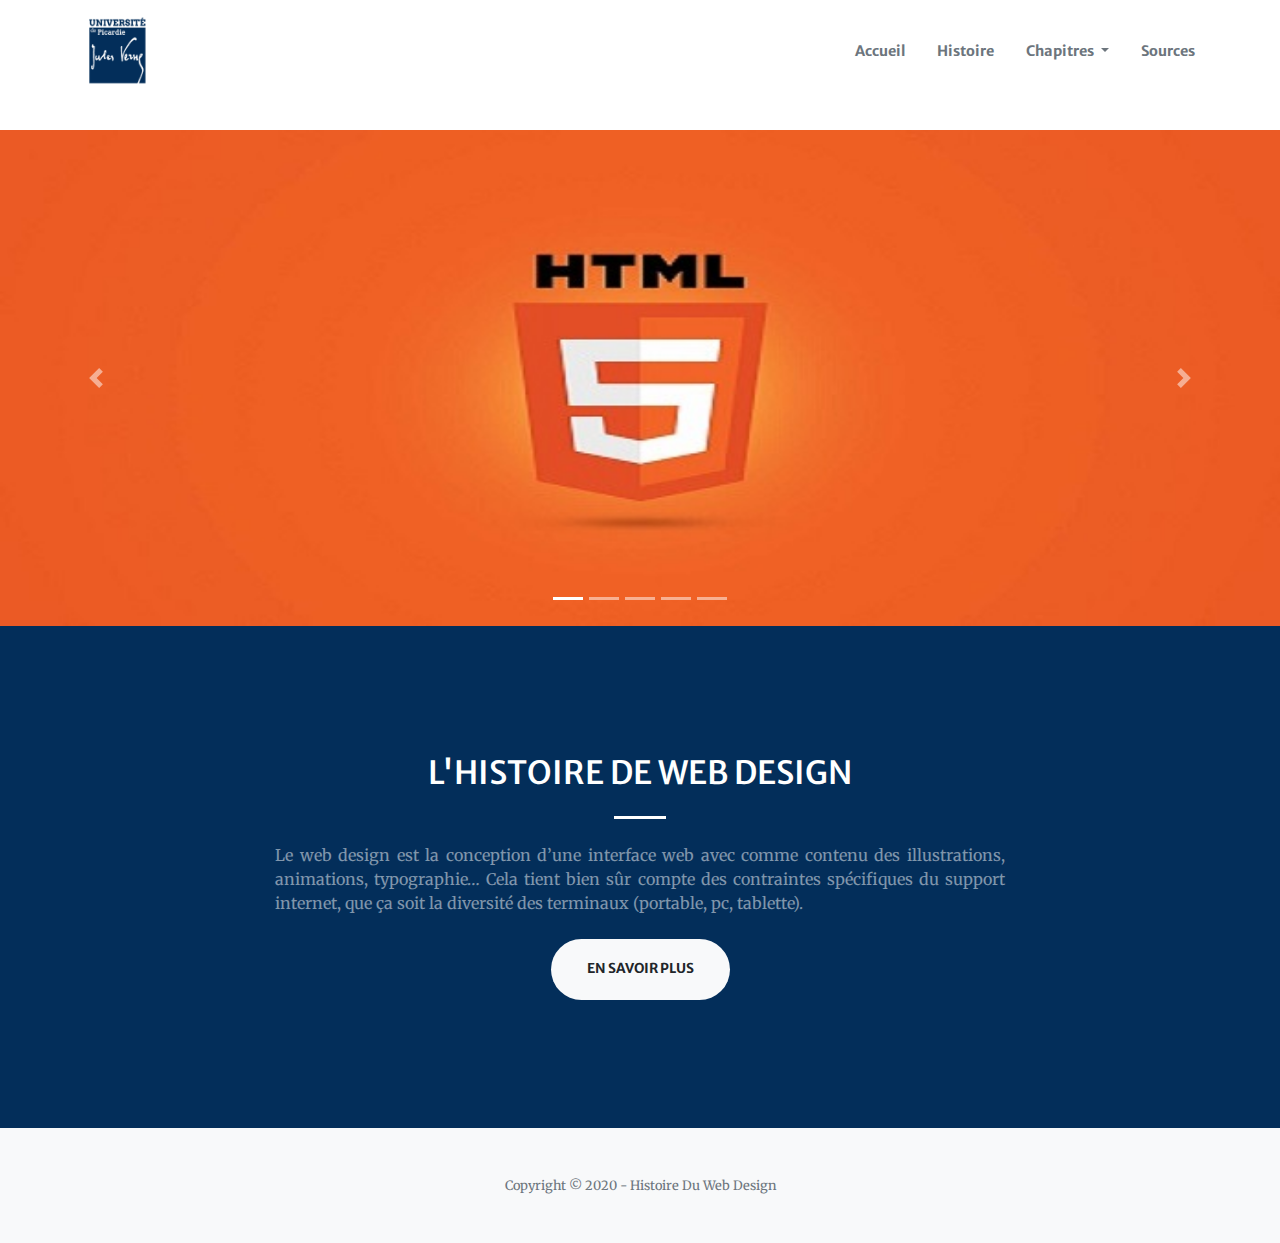
<file: index.html>
<!DOCTYPE html>
<html lang="en">

<head>

  <meta charset="utf-8">
  <meta name="viewport" content="width=device-width, initial-scale=1, shrink-to-fit=no">
  <meta name="description" content="">
  <meta name="author" content="">

  <title>Accueil - Web Design</title>

  <!-- Font Awesome Icons -->
  <link href="vendor/fontawesome-free/css/all.min.css" rel="stylesheet" type="text/css">

  <!-- Google Fonts -->
  <link href="https://fonts.googleapis.com/css?family=Merriweather+Sans:400,700" rel="stylesheet">
  <link href='https://fonts.googleapis.com/css?family=Merriweather:400,300,300italic,400italic,700,700italic' rel='stylesheet' type='text/css'>

  <!-- Plugin CSS -->
  <link href="vendor/magnific-popup/magnific-popup.css" rel="stylesheet">

  <!-- Theme CSS - Includes Bootstrap -->
  <link href="css/creative.min.css" rel="stylesheet">

</head>

<body id="page-top">

  <!-- Navigation -->
  <nav class="navbar navbar-expand-lg navbar-light fixed-top py-3" id="mainNav">
    <div class="container">
               <a href="index.html" class="brand"><img src="images/logo.png" style="width:4em"></a>
      <button class="navbar-toggler navbar-toggler-right" type="button" data-toggle="collapse" data-target="#navbarResponsive" aria-controls="navbarResponsive" aria-expanded="false" aria-label="Toggle navigation">
        <span class="navbar-toggler-icon"></span>
      </button>
      <div class="collapse navbar-collapse" id="navbarResponsive">
        <ul class="navbar-nav ml-auto my-2 my-lg-0">
          <li class="nav-item">
            <a class="nav-link js-scroll-trigger" href="index.html">Accueil</a>
          </li>
          <li class="nav-item">
            <a class="nav-link js-scroll-trigger" href="#about">Histoire</a>
          </li>
          
          <li class="nav-item dropdown">
            <a class="nav-link dropdown-toggle" href="#" id="navbarDropdown" role="button" data-toggle="dropdown" aria-haspopup="true" aria-expanded="false">Chapitres
            </a>
            <div class="dropdown-menu" aria-labelledby="navbarDropdown">
                <a class="dropdown-item" href="/page0.html">Definition</a>
                <a class="dropdown-item" href="pages/page1.html">Prehistoire</a>
                <a class="dropdown-item" href="pages/page2.html">Tableaux</a>
                <a class="dropdown-item" href="pages/page3.html">JavaScript</a>
                <a class="dropdown-item" href="pages/page4.html">Flash</a>
                <a class="dropdown-item" href="pages/page5.html">CSS</a>
                <a class="dropdown-item" href="pages/page6.html">Frameworks</a>
                <a class="dropdown-item" href="pages/page7.html">Responsive</a>
                <a class="dropdown-item" href="pages/page8.html">Flat</a>
                <a class="dropdown-item" href="pages/page9.html">Après?</a>
            </div>
          </li>
          <li class="nav-item">
            <a class="nav-link js-scroll-trigger" href="pages/sources.html">Sources</a>
          </li>
        </ul>
      </div>
    </div>
  </nav>

  <div id="demo" class="carousel slide" data-ride="carousel" style="top: 130px;">

  <!-- Indicators -->
  <ul class="carousel-indicators">
    <li data-target="#demo" data-slide-to="0" class="active"></li>
    <li data-target="#demo" data-slide-to="1"></li>
    <li data-target="#demo" data-slide-to="2"></li>
    <li data-target="#demo" data-slide-to="3"></li>
    <li data-target="#demo" data-slide-to="4"></li>
  </ul>
  
  <!-- The slideshow -->
  <div class="carousel-inner">
    <div class="carousel-item active">
      <a href="pages/page2.html">
        <img src="images/html.jpg" alt="HTML" width="1100" height="300">
      </a>
    </div>
    <div class="carousel-item">
      <a href="pages/page3.html">
        <img src="images/js.jpg" alt="JS" width="1100" height="300">
      </a>
    </div>
    <div class="carousel-item">
      <a href="pages/page4.html">
        <img src="images/flash.jpg" alt="Flash" width="1100" height="300">
      </a>
    </div>
    <div class="carousel-item">
      <a href="pages/page5.html">
        <img src="images/css.jpg" alt="CSS" width="1100" height="300">
      </a>
    </div>
    <div class="carousel-item">
      <a href="pages/page6.html">
        <img src="images/bootstrap.jpg" alt="Bootstrap" width="1100" height="300">
      </a>
    </div>
  </div>
  
  <!-- Left and right controls -->
  <a class="carousel-control-prev" href="#demo" data-slide="prev">
    <span class="carousel-control-prev-icon"></span>
  </a>
  <a class="carousel-control-next" href="#demo" data-slide="next">
    <span class="carousel-control-next-icon"></span>
  </a>
</div>

  <!-- About Section -->
  <section class="page-section bg-primary" id="about" style="">
    <div class="container">
      <div class="row justify-content-center">
        <div class="col-lg-8 text-center">
          <h2 class="text-white mt-0">L'HISTOIRE DE WEB DESIGN </h2>
          <hr class="divider light my-4">
          <p class="text-white-50 mb-4">Le web design est la conception d’une interface web avec comme contenu des illustrations, animations, typographie… Cela tient bien sûr compte des contraintes spécifiques du support internet, que ça soit la diversité des terminaux (portable, pc, tablette).</p>
          <a class="btn btn-light btn-xl js-scroll-trigger" href="pages/page0.html">En Savoir Plus</a>
        </div>
      </div>
    </div>
  </section>
  

  <!-- Footer -->
  <footer class="bg-light py-5">
    <div class="container">
      <div class="small text-center text-muted">Copyright &copy; 2020 - Histoire Du Web Design</div>
    </div>
  </footer>

  <!-- Bootstrap core JavaScript -->
  <script src="vendor/jquery/jquery.min.js"></script>
  <script src="vendor/bootstrap/js/bootstrap.bundle.min.js"></script>

  <!-- Plugin JavaScript -->
  <script src="vendor/jquery-easing/jquery.easing.min.js"></script>
  <script src="vendor/magnific-popup/jquery.magnific-popup.min.js"></script>

  <!-- Custom scripts for this template -->
  <script src="js/creative.min.js"></script>

</body>

</html>
</file>
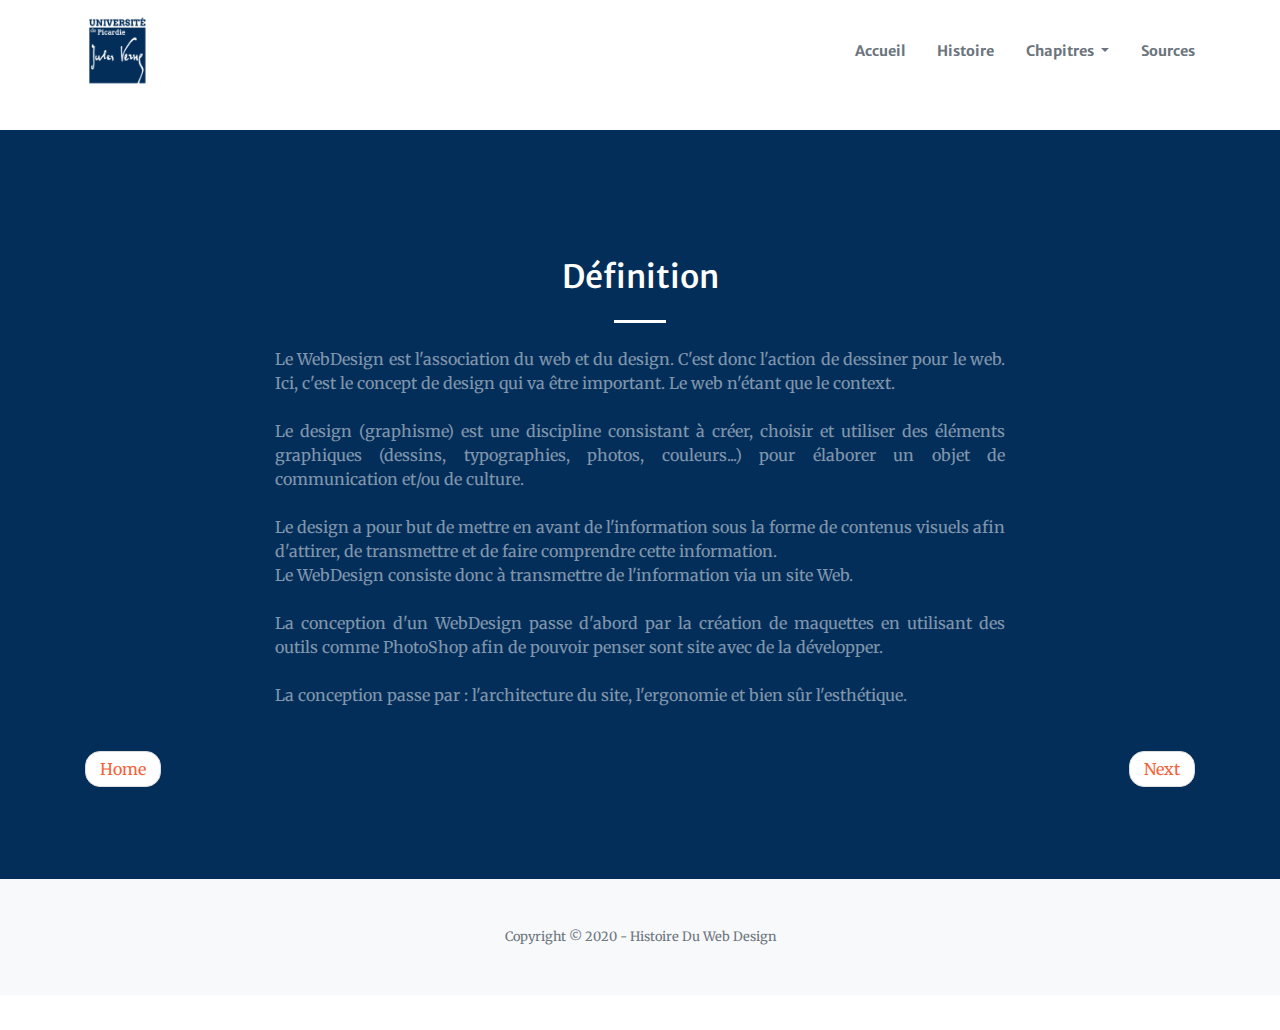
<file: pages/page0.html>
<!DOCTYPE html>
<html lang="en">

<head>

  <meta charset="utf-8">
  <meta name="viewport" content="width=device-width, initial-scale=1, shrink-to-fit=no">
  <meta name="description" content="">
  <meta name="author" content="">

  <title>Définition - Web Design</title>

  <!-- Font Awesome Icons -->
  <link href="../vendor/fontawesome-free/css/all.min.css" rel="stylesheet" type="text/css">

  <!-- Google Fonts -->
  <link href="https://fonts.googleapis.com/css?family=Merriweather+Sans:400,700" rel="stylesheet">
  <link href='https://fonts.googleapis.com/css?family=Merriweather:400,300,300italic,400italic,700,700italic' rel='stylesheet' type='text/css'>

  <!-- Plugin CSS -->
  <link href="../vendor/magnific-popup/magnific-popup.css" rel="stylesheet">

  <!-- Theme CSS - Includes Bootstrap -->
  <link href="../css/creative.min.css" rel="stylesheet">

</head>

<body id="page-top">

  <nav class="navbar navbar-expand-lg navbar-light fixed-top py-3" id="mainNav">
    <div class="container">
               <a href="../index.html" class="brand"><img src="../images/logo.png" style="width:4em"></a>
      <button class="navbar-toggler navbar-toggler-right" type="button" data-toggle="collapse" data-target="#navbarResponsive" aria-controls="navbarResponsive" aria-expanded="false" aria-label="Toggle navigation">
        <span class="navbar-toggler-icon"></span>
      </button>
      <div class="collapse navbar-collapse" id="navbarResponsive">
        <ul class="navbar-nav ml-auto my-2 my-lg-0">
          <li class="nav-item">
            <a class="nav-link js-scroll-trigger" href="../index.html">Accueil</a>
          </li>
          <li class="nav-item">
            <a class="nav-link js-scroll-trigger" href="../index.html">Histoire</a>
          </li>
          
          <li class="nav-item dropdown">
            <a class="nav-link dropdown-toggle" href="#" id="navbarDropdown" role="button" data-toggle="dropdown" aria-haspopup="true" aria-expanded="false">Chapitres
            </a>
            <div class="dropdown-menu" aria-labelledby="navbarDropdown">
                <a class="dropdown-item" href="page0.html">Definition</a>
                <a class="dropdown-item" href="page1.html">Prehistoire</a>
                <a class="dropdown-item" href="page2.html">Tableaux</a>
                <a class="dropdown-item" href="page3.html">JavaScript</a>
                <a class="dropdown-item" href="page4.html">Flash</a>
                <a class="dropdown-item" href="page5.html">CSS</a>
                <a class="dropdown-item" href="page6.html">Frameworks</a>
                <a class="dropdown-item" href="page7.html">Responsive</a>
                <a class="dropdown-item" href="page8.html">Flat</a>
                <a class="dropdown-item" href="page9.html">Après?</a>
            </div>
          </li>
          <li class="nav-item">
            <a class="nav-link js-scroll-trigger" href="sources.html">Sources</a>
          </li>
        </ul>
      </div>
    </div>
  </nav>

  <!-- Masthead -->


  <section class="page-section bg-primary" id="about">
    <div class="container">
      <div class="row justify-content-center">
        <div class="col-lg-8 text-center2 ">
          <h2 class="text-white mt-0" style="text-align: center;"> Définition </h2>
          <hr class="divider light my-4">
          <p class="text-white-50 mb-4 ">
            Le WebDesign est l'association du web et du design. C'est donc l'action de dessiner pour le web.
            Ici, c'est le concept de design qui va être important. Le web n'étant que le context.
            <br><br>
            Le design (graphisme) est une discipline consistant à créer, choisir et utiliser des éléments graphiques (dessins, typographies, photos, couleurs...)
            pour élaborer un objet de communication et/ou de culture.
            <br><br>
            Le design a pour but de mettre en avant de l'information sous la forme de contenus visuels afin d'attirer, de transmettre et de faire comprendre cette information.
            <br>
            Le WebDesign consiste donc à transmettre de l'information via un site Web.
            <br><br>
            La conception d'un WebDesign passe d'abord par la création de maquettes en utilisant des outils comme PhotoShop afin de pouvoir penser sont site avec de la développer.
            <br><br>
            La conception passe par : l'architecture du site, l'ergonomie et bien sûr l'esthétique.
          </p>
        </div>
      </div>
    </div>
    <div class="container">
                   
  <ul class="pager">
    <li class="previous"><a href="../index.html">Home</a></li>
    <li class="next"><a href="page1.html">Next</a></li>
  </ul>
</div>
  </section>




  <!-- Footer -->
  <footer class="bg-light py-5">
    <div class="container">
      <div class="small text-center text-muted">Copyright &copy; 2020 - Histoire Du Web Design</div>
    </div>
  </footer>

  <!-- Bootstrap core JavaScript -->
  <script src="../vendor/jquery/jquery.min.js"></script>
  <script src="../vendor/bootstrap/js/bootstrap.bundle.min.js"></script>

  <!-- Plugin JavaScript -->
  <script src="../vendor/jquery-easing/jquery.easing.min.js"></script>
  <script src="../vendor/magnific-popup/jquery.magnific-popup.min.js"></script>

  <!-- Custom scripts for this template -->
  <script src="../js/creative.min.js"></script>

</body>

</html>
</file>
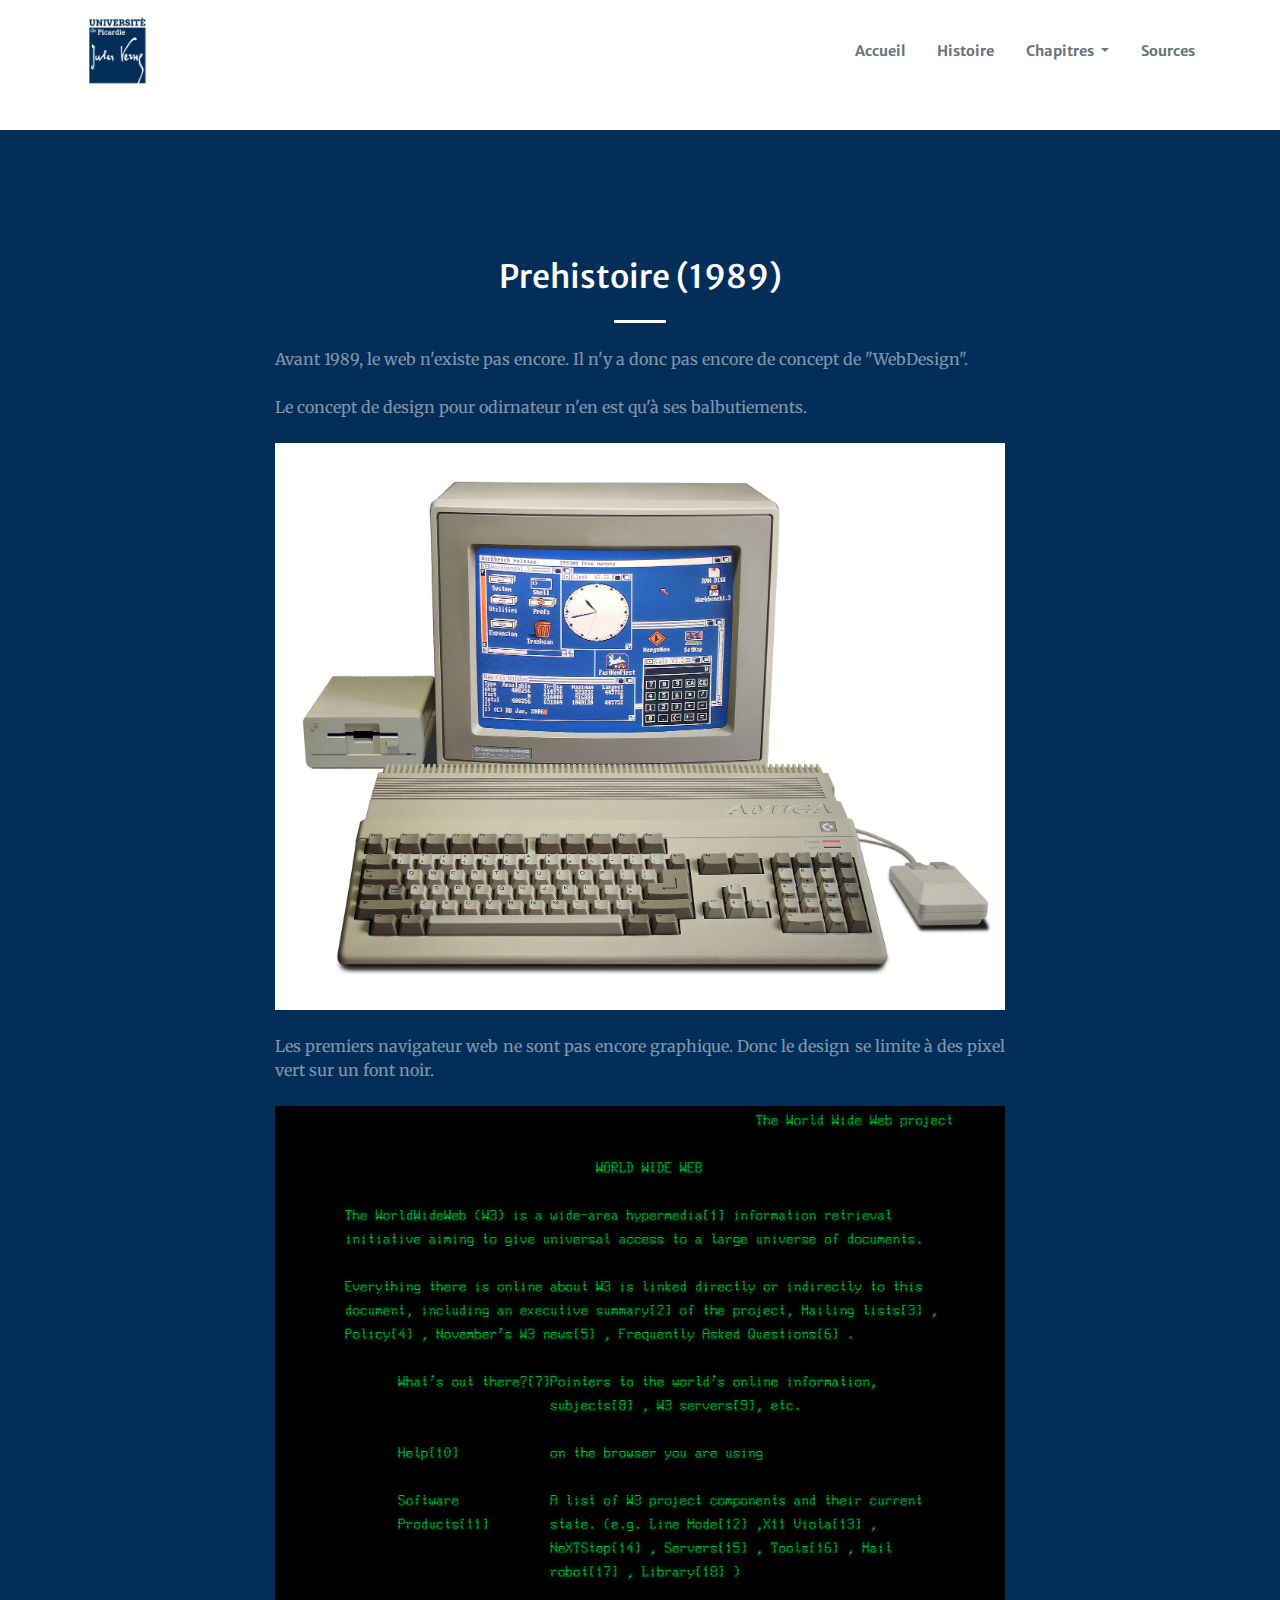
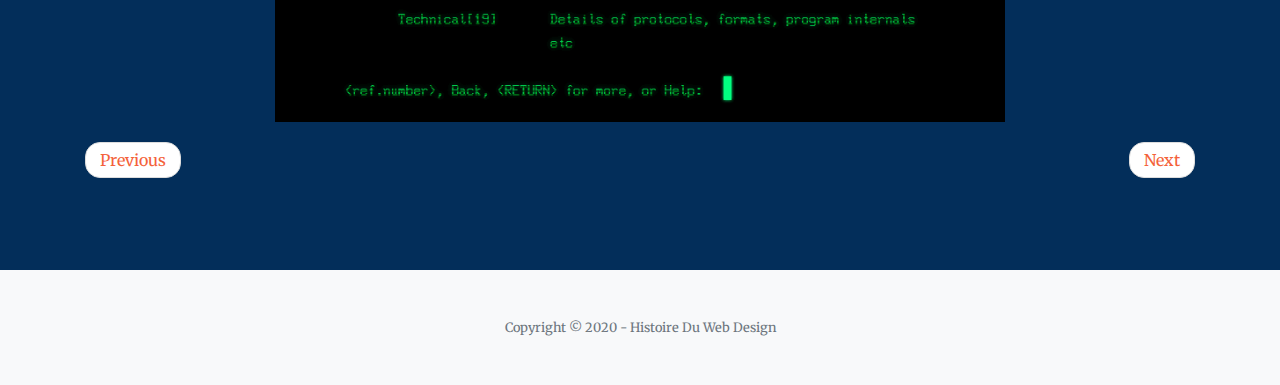
<file: pages/page1.html>
<!DOCTYPE html>
<html lang="en">

<head>

  <meta charset="utf-8">
  <meta name="viewport" content="width=device-width, initial-scale=1, shrink-to-fit=no">
  <meta name="description" content="">
  <meta name="author" content="">

  <title>Prehistoire - Web Design</title>

  <!-- Font Awesome Icons -->
  <link href="../vendor/fontawesome-free/css/all.min.css" rel="stylesheet" type="text/css">

  <!-- Google Fonts -->
  <link href="https://fonts.googleapis.com/css?family=Merriweather+Sans:400,700" rel="stylesheet">
  <link href='https://fonts.googleapis.com/css?family=Merriweather:400,300,300italic,400italic,700,700italic' rel='stylesheet' type='text/css'>

  <!-- Plugin CSS -->
  <link href="../vendor/magnific-popup/magnific-popup.css" rel="stylesheet">

  <!-- Theme CSS - Includes Bootstrap -->
  <link href="../css/creative.min.css" rel="stylesheet">

</head>

<body id="page-top">

  <nav class="navbar navbar-expand-lg navbar-light fixed-top py-3" id="mainNav">
    <div class="container">
               <a href="../index.html" class="brand"><img src="../images/logo.png" style="width:4em"></a>
      <button class="navbar-toggler navbar-toggler-right" type="button" data-toggle="collapse" data-target="#navbarResponsive" aria-controls="navbarResponsive" aria-expanded="false" aria-label="Toggle navigation">
        <span class="navbar-toggler-icon"></span>
      </button>
      <div class="collapse navbar-collapse" id="navbarResponsive">
        <ul class="navbar-nav ml-auto my-2 my-lg-0">
          <li class="nav-item">
            <a class="nav-link js-scroll-trigger" href="../index.html">Accueil</a>
          </li>
          <li class="nav-item">
            <a class="nav-link js-scroll-trigger" href="../index.html">Histoire</a>
          </li>
          
          <li class="nav-item dropdown">
            <a class="nav-link dropdown-toggle" href="#" id="navbarDropdown" role="button" data-toggle="dropdown" aria-haspopup="true" aria-expanded="false">Chapitres
            </a>
            <div class="dropdown-menu" aria-labelledby="navbarDropdown">
                <a class="dropdown-item" href="page0.html">Definition</a>
                <a class="dropdown-item" href="page1.html">Prehistoire</a>
                <a class="dropdown-item" href="page2.html">Tableaux</a>
                <a class="dropdown-item" href="page3.html">JavaScript</a>
                <a class="dropdown-item" href="page4.html">Flash</a>
                <a class="dropdown-item" href="page5.html">CSS</a>
                <a class="dropdown-item" href="page6.html">Frameworks</a>
                <a class="dropdown-item" href="page7.html">Responsive</a>
                <a class="dropdown-item" href="page8.html">Flat</a>
                <a class="dropdown-item" href="page9.html">Après?</a>
            </div>
          </li>
          <li class="nav-item">
            <a class="nav-link js-scroll-trigger" href="sources.html">Sources</a>
          </li>
        </ul>
      </div>
    </div>
  </nav>

  <!-- Masthead -->


  <section class="page-section bg-primary" id="about">
    <div class="container">
      <div class="row justify-content-center">
        <div class="col-lg-8 text-center2">
          <h2 class="text-white mt-0" style="text-align: center;"> Prehistoire (1989)</h2>
          <hr class="divider light my-4">
          <p class="text-white-50 mb-4">
            Avant 1989, le web n'existe pas encore. Il n'y a donc pas encore de concept de "WebDesign".
            <br><br>
            Le concept de design pour odirnateur n'en est qu'à ses balbutiements.
          </p>
          <img src="../images/amiga.jpg" class="img-fluid" alt="Amiga">
          <br><br>
          <p class="text-white-50 mb-4">
            Les premiers navigateur web ne sont pas encore graphique. Donc le design se limite à des pixel vert sur un font noir.
          </p>
          <img src="../images/line-browser.png" class="img-fluid" alt="Line Browser">
        </div>
      </div>
    </div>
    <div class="container">
                   
  <ul class="pager">
    <li class="previous"><a href="page0.html">Previous</a></li>
    <li class="next"><a href="page2.html">Next</a></li>
  </ul>
</div>
  </section>




  <!-- Footer -->
  <footer class="bg-light py-5">
    <div class="container">
      <div class="small text-center text-muted">Copyright &copy; 2020 - Histoire Du Web Design</div>
    </div>
  </footer>

  <!-- Bootstrap core JavaScript -->
  <script src="../vendor/jquery/jquery.min.js"></script>
  <script src="../vendor/bootstrap/js/bootstrap.bundle.min.js"></script>

  <!-- Plugin JavaScript -->
  <script src="../vendor/jquery-easing/jquery.easing.min.js"></script>
  <script src="../vendor/magnific-popup/jquery.magnific-popup.min.js"></script>

  <!-- Custom scripts for this template -->
  <script src="../js/creative.min.js"></script>

</body>

</html>
</file>
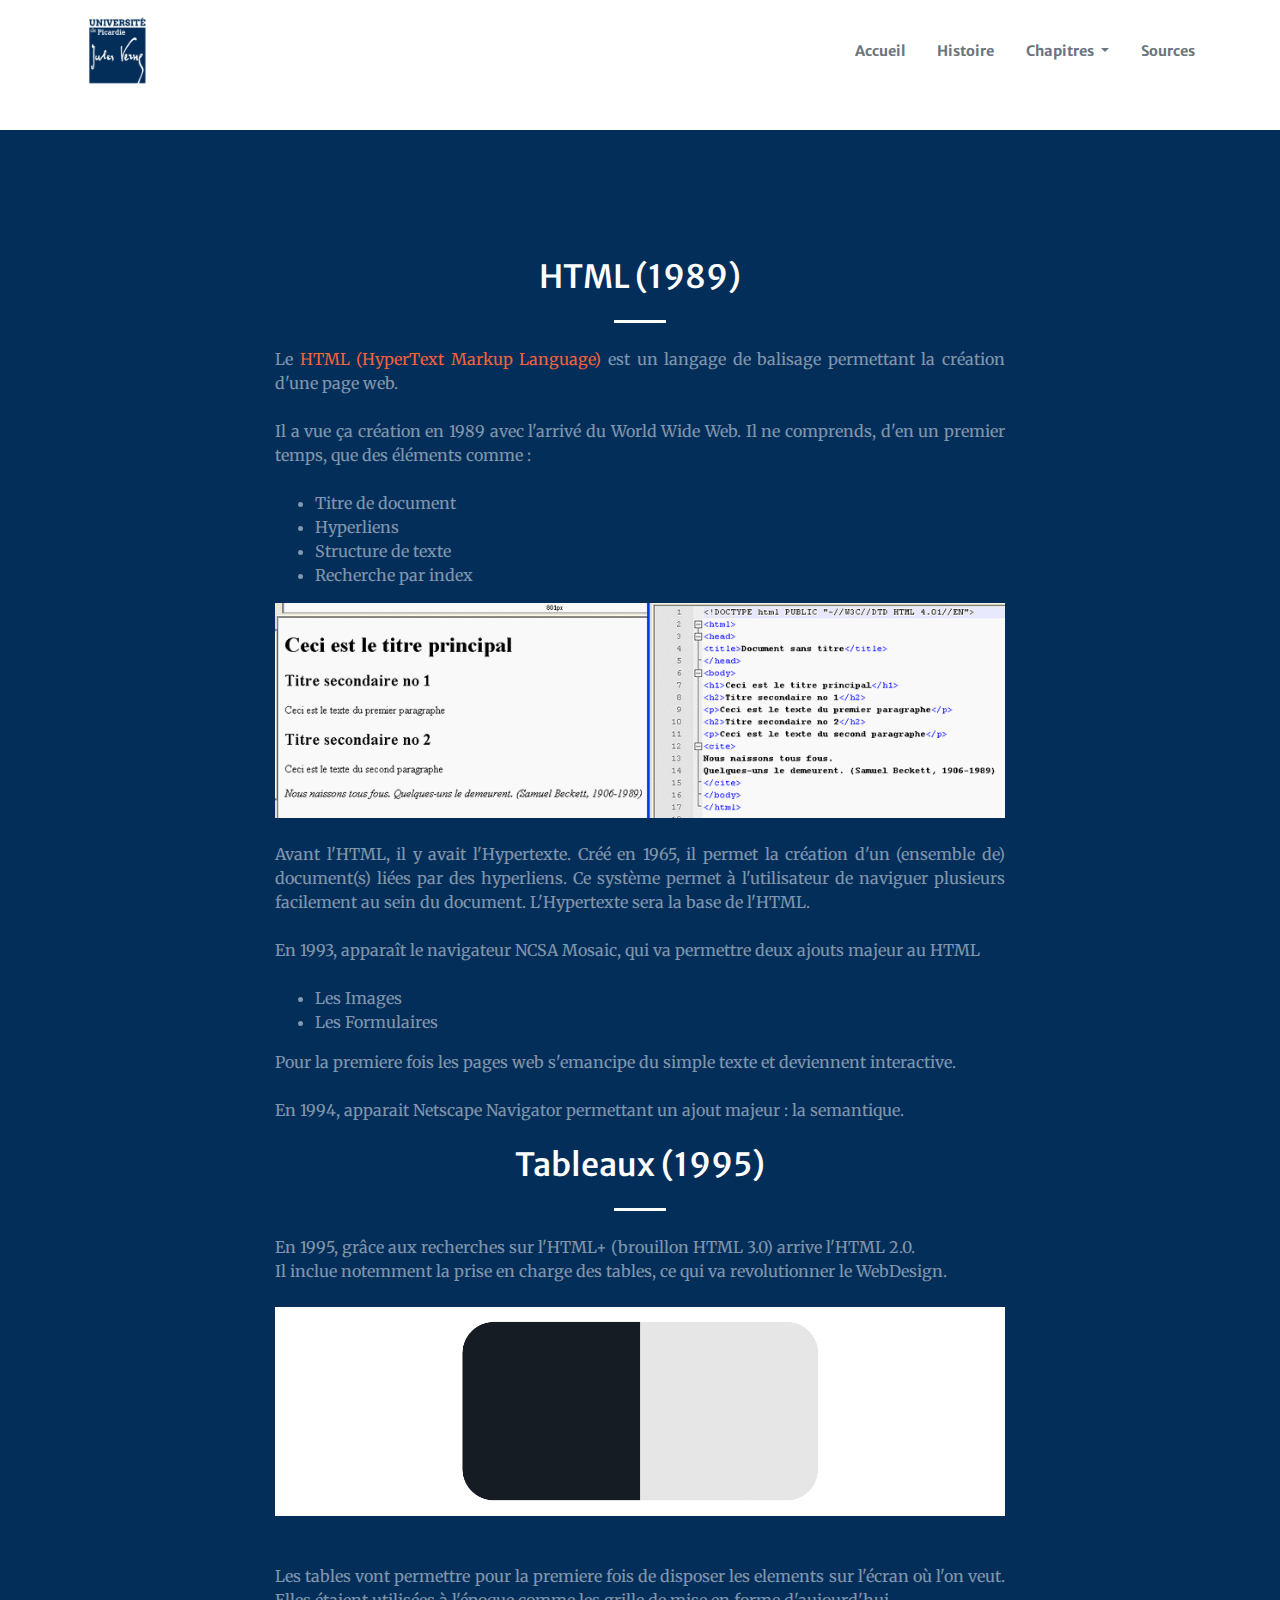
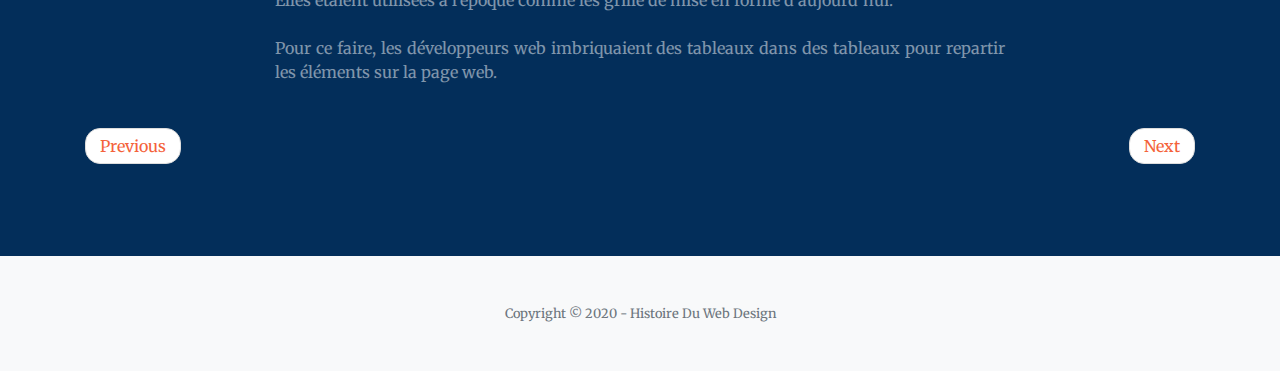
<file: pages/page2.html>
<!DOCTYPE html>
<html lang="en">

<head>

  <meta charset="utf-8">
  <meta name="viewport" content="width=device-width, initial-scale=1, shrink-to-fit=no">
  <meta name="description" content="">
  <meta name="author" content="">

  <title>HTML et Tableaux - Web Design</title>

  <!-- Font Awesome Icons -->
  <link href="../vendor/fontawesome-free/css/all.min.css" rel="stylesheet" type="text/css">

  <!-- Google Fonts -->
  <link href="https://fonts.googleapis.com/css?family=Merriweather+Sans:400,700" rel="stylesheet">
  <link href='https://fonts.googleapis.com/css?family=Merriweather:400,300,300italic,400italic,700,700italic' rel='stylesheet' type='text/css'>

  <!-- Plugin CSS -->
  <link href="../vendor/magnific-popup/magnific-popup.css" rel="stylesheet">

  <!-- Theme CSS - Includes Bootstrap -->
  <link href="../css/creative.min.css" rel="stylesheet">

</head>

<body id="page-top">

  <nav class="navbar navbar-expand-lg navbar-light fixed-top py-3" id="mainNav">
    <div class="container">
               <a href="../index.html" class="brand"><img src="../images/logo.png" style="width:4em"></a>
      <button class="navbar-toggler navbar-toggler-right" type="button" data-toggle="collapse" data-target="#navbarResponsive" aria-controls="navbarResponsive" aria-expanded="false" aria-label="Toggle navigation">
        <span class="navbar-toggler-icon"></span>
      </button>
      <div class="collapse navbar-collapse" id="navbarResponsive">
        <ul class="navbar-nav ml-auto my-2 my-lg-0">
          <li class="nav-item">
            <a class="nav-link js-scroll-trigger" href="../index.html">Accueil</a>
          </li>
          <li class="nav-item">
            <a class="nav-link js-scroll-trigger" href="../index.html">Histoire</a>
          </li>
          
          <li class="nav-item dropdown">
            <a class="nav-link dropdown-toggle" href="#" id="navbarDropdown" role="button" data-toggle="dropdown" aria-haspopup="true" aria-expanded="false">Chapitres
            </a>
            <div class="dropdown-menu" aria-labelledby="navbarDropdown">
                <a class="dropdown-item" href="page0.html">Definition</a>
                <a class="dropdown-item" href="page1.html">Prehistoire</a>
                <a class="dropdown-item" href="page2.html">Tableaux</a>
                <a class="dropdown-item" href="page3.html">JavaScript</a>
                <a class="dropdown-item" href="page4.html">Flash</a>
                <a class="dropdown-item" href="page5.html">CSS</a>
                <a class="dropdown-item" href="page6.html">Frameworks</a>
                <a class="dropdown-item" href="page7.html">Responsive</a>
                <a class="dropdown-item" href="page8.html">Flat</a>
                <a class="dropdown-item" href="page9.html">Après?</a>
            </div>
          </li>
          <li class="nav-item">
            <a class="nav-link js-scroll-trigger" href="sources.html">Sources</a>
          </li>
        </ul>
      </div>
    </div>
  </nav>

  <!-- Masthead -->


  <section class="page-section bg-primary" id="about">
    <div class="container">
      <div class="row justify-content-center">
        <div class="col-lg-8 text-center2">
          <h2 class="text-white mt-0" style="text-align: center;"> HTML (1989)</h2>
          <hr class="divider light my-4">
          <p class="text-white-50 mb-4">
            Le <a href="https://fr.wikipedia.org/wiki/Hypertext_Markup_Language">HTML (HyperText Markup Language)</a> 
            est un langage de balisage permettant la création d'une page web.
            <br><br>
            Il a vue ça création en 1989 avec l'arrivé du World Wide Web.
            Il ne comprends, d'en un premier temps, que des éléments comme :
            <ul class="text-white-50">
                <li>Titre de document</li>
                <li>Hyperliens</li>
                <li>Structure de texte</li>
                <li>Recherche par index</li>
            </ul>
          </p>
          <img src="../images/html1.png" class="img-fluid" alt="Html 1">
          <p class="text-white-50 mb-4">
            <br>
            Avant l'HTML, il y avait l'Hypertexte. Créé en 1965, il permet la création d'un (ensemble de) document(s) liées par des hyperliens. Ce système permet à l'utilisateur de naviguer plusieurs
            facilement au sein du document. L'Hypertexte sera la base de l'HTML.
            <br><br>
            En 1993, apparaît le navigateur NCSA Mosaic, qui va permettre deux ajouts majeur au HTML
            <ul class="text-white-50">
                <li>Les Images</li>
                <li>Les Formulaires</li>
            </ul>
          </p>
          <p class="text-white-50 mb-4">
            Pour la premiere fois les pages web s'emancipe du simple texte et deviennent interactive.
            <br><br>
            En 1994, apparait Netscape Navigator permettant un ajout majeur : la semantique.
            <br<br>
          </p>
          <h2 class="text-white mt-0" style="text-align: center;"> Tableaux (1995)</h2>
          <hr class="divider light my-4">
          <p class="text-white-50 mb-4">
              En 1995, grâce aux recherches sur l'HTML+ (brouillon HTML 3.0) arrive l'HTML 2.0.<br>
              Il inclue notemment la prise en charge des tables, ce qui va revolutionner le WebDesign.
          </p>
          <img src="../images/tables.gif" class="img-fluid" alt="Tables">
          <p class="text-white-50 mb-4">
              <br><br>
            Les tables vont permettre pour la premiere fois de disposer les elements sur l'écran où l'on veut. 
            Elles étaient utilisées à l'époque comme les grille de mise en forme d'aujourd'hui.
            <br><br>
            Pour ce faire, les développeurs web imbriquaient des tableaux dans des tableaux pour repartir les éléments sur la page web.
          </p>
        </div>
      </div>
    </div>
    <div class="container">
                   
  <ul class="pager">
    <li class="previous"><a href="page1.html">Previous</a></li>
    <li class="next"><a href="page3.html">Next</a></li>
  </ul>
</div>
  </section>




  <!-- Footer -->
  <footer class="bg-light py-5">
    <div class="container">
      <div class="small text-center text-muted">Copyright &copy; 2020 - Histoire Du Web Design</div>
    </div>
  </footer>

  <!-- Bootstrap core JavaScript -->
  <script src="../vendor/jquery/jquery.min.js"></script>
  <script src="../vendor/bootstrap/js/bootstrap.bundle.min.js"></script>

  <!-- Plugin JavaScript -->
  <script src="../vendor/jquery-easing/jquery.easing.min.js"></script>
  <script src="../vendor/magnific-popup/jquery.magnific-popup.min.js"></script>

  <!-- Custom scripts for this template -->
  <script src="../js/creative.min.js"></script>

</body>

</html>
</file>
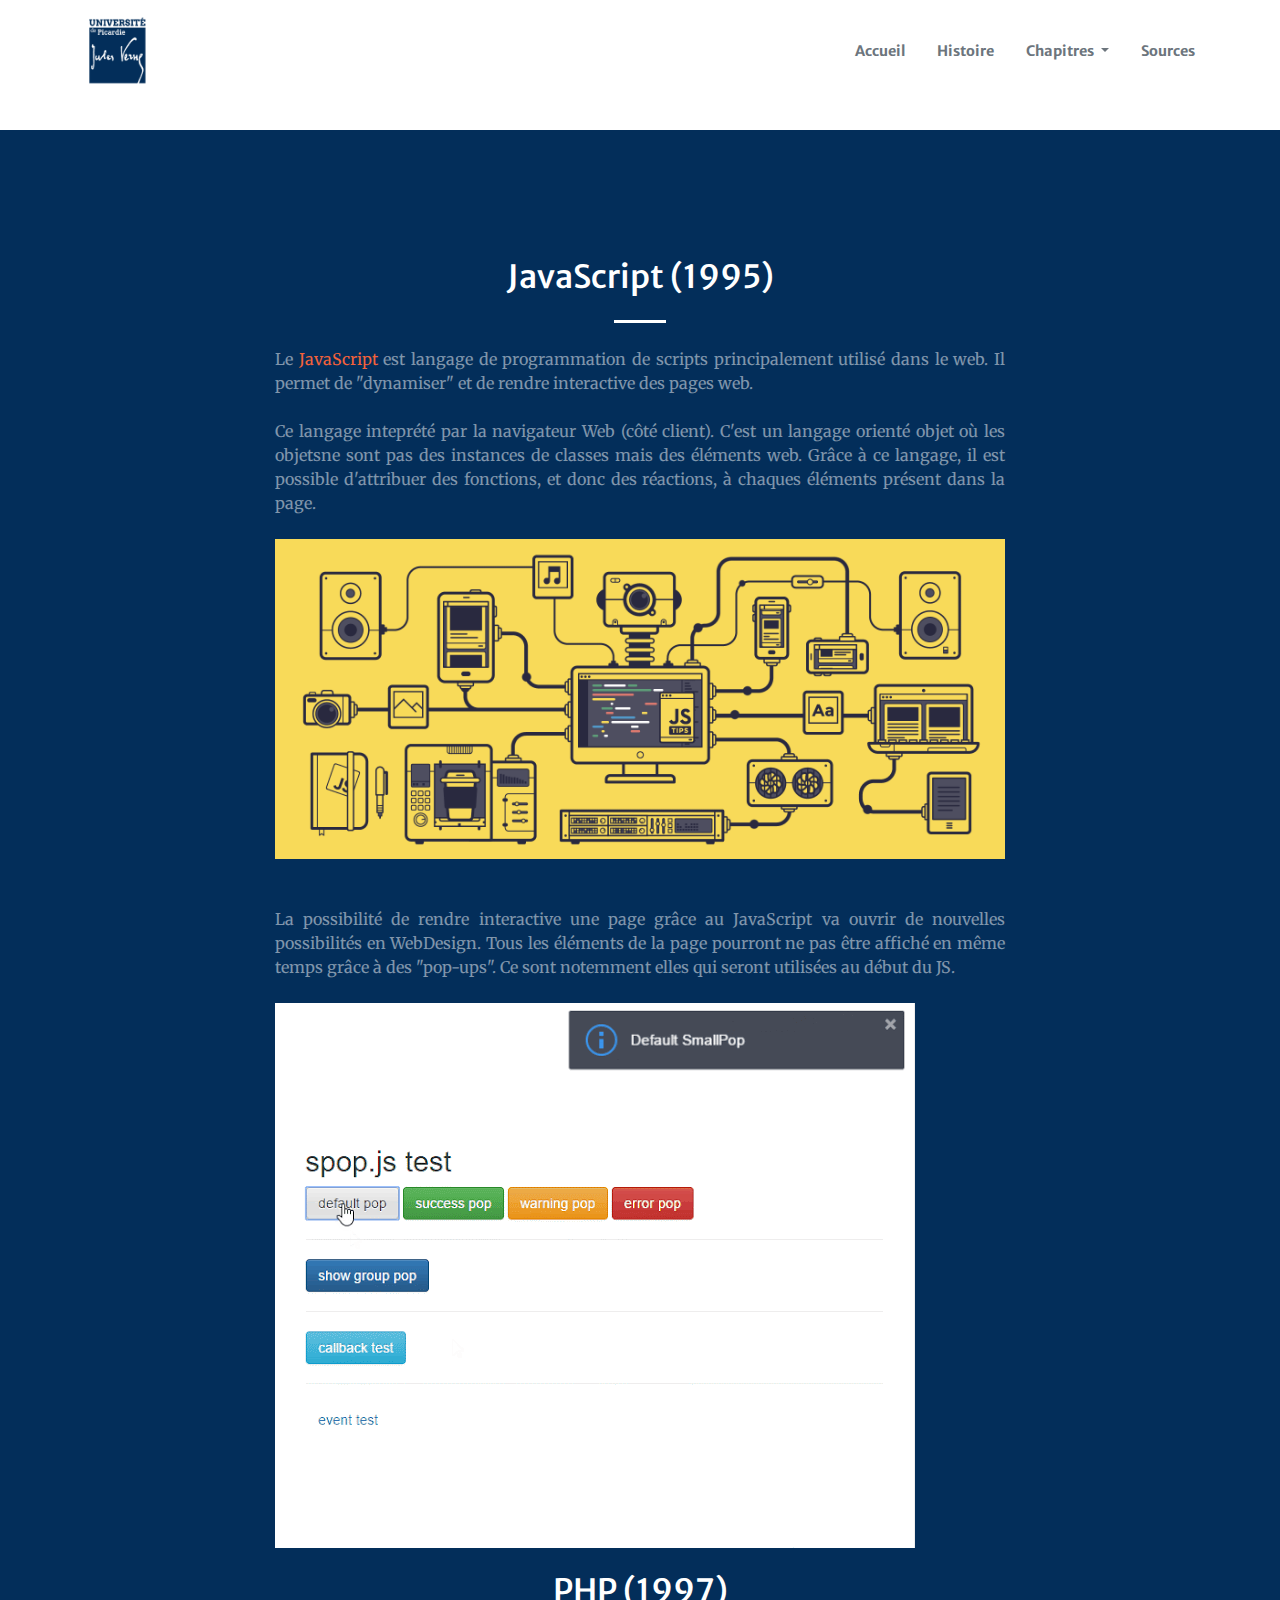
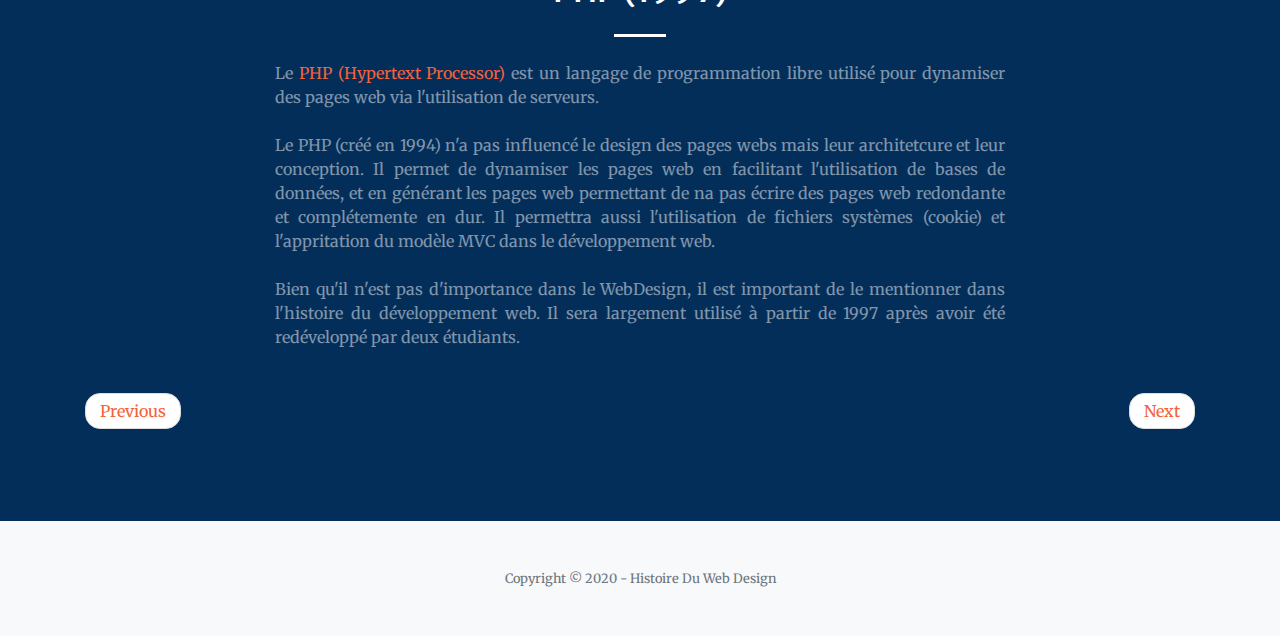
<file: pages/page3.html>
<!DOCTYPE html>
<html lang="en">

<head>

  <meta charset="utf-8">
  <meta name="viewport" content="width=device-width, initial-scale=1, shrink-to-fit=no">
  <meta name="description" content="">
  <meta name="author" content="">

  <title>JavaScript - Web Design</title>

  <!-- Font Awesome Icons -->
  <link href="../vendor/fontawesome-free/css/all.min.css" rel="stylesheet" type="text/css">

  <!-- Google Fonts -->
  <link href="https://fonts.googleapis.com/css?family=Merriweather+Sans:400,700" rel="stylesheet">
  <link href='https://fonts.googleapis.com/css?family=Merriweather:400,300,300italic,400italic,700,700italic' rel='stylesheet' type='text/css'>

  <!-- Plugin CSS -->
  <link href="../vendor/magnific-popup/magnific-popup.css" rel="stylesheet">

  <!-- Theme CSS - Includes Bootstrap -->
  <link href="../css/creative.min.css" rel="stylesheet">

</head>

<body id="page-top">

  <nav class="navbar navbar-expand-lg navbar-light fixed-top py-3" id="mainNav">
    <div class="container">
               <a href="../index.html" class="brand"><img src="../images/logo.png" style="width:4em"></a>
      <button class="navbar-toggler navbar-toggler-right" type="button" data-toggle="collapse" data-target="#navbarResponsive" aria-controls="navbarResponsive" aria-expanded="false" aria-label="Toggle navigation">
        <span class="navbar-toggler-icon"></span>
      </button>
      <div class="collapse navbar-collapse" id="navbarResponsive">
        <ul class="navbar-nav ml-auto my-2 my-lg-0">
          <li class="nav-item">
            <a class="nav-link js-scroll-trigger" href="../index.html">Accueil</a>
          </li>
          <li class="nav-item">
            <a class="nav-link js-scroll-trigger" href="../index.html">Histoire</a>
          </li>
          
          <li class="nav-item dropdown">
            <a class="nav-link dropdown-toggle" href="#" id="navbarDropdown" role="button" data-toggle="dropdown" aria-haspopup="true" aria-expanded="false">Chapitres
            </a>
            <div class="dropdown-menu" aria-labelledby="navbarDropdown">
                <a class="dropdown-item" href="page0.html">Definition</a>
                <a class="dropdown-item" href="page1.html">Prehistoire</a>
                <a class="dropdown-item" href="page2.html">Tableaux</a>
                <a class="dropdown-item" href="page3.html">JavaScript</a>
                <a class="dropdown-item" href="page4.html">Flash</a>
                <a class="dropdown-item" href="page5.html">CSS</a>
                <a class="dropdown-item" href="page6.html">Frameworks</a>
                <a class="dropdown-item" href="page7.html">Responsive</a>
                <a class="dropdown-item" href="page8.html">Flat</a>
                <a class="dropdown-item" href="page9.html">Après?</a>
            </div>
          </li>
          <li class="nav-item">
            <a class="nav-link js-scroll-trigger" href="sources.html">Sources</a>
          </li>
        </ul>
      </div>
    </div>
  </nav>

  <!-- Masthead -->


  <section class="page-section bg-primary" id="about">
    <div class="container">
      <div class="row justify-content-center">
        <div class="col-lg-8 text-center2 ">
          <h2 class="text-white mt-0" style="text-align: center;"> JavaScript (1995) </h2>
          <hr class="divider light my-4">
          <p class="text-white-50 mb-4 ">
            Le <a href="https://fr.wikipedia.org/wiki/JavaScript">JavaScript</a> est langage de programmation de scripts principalement utilisé dans le web.
            Il permet de "dynamiser" et de rendre interactive des pages web.
            <br><br>
            Ce langage inteprété par la navigateur Web (côté client). C'est un langage orienté objet où les objetsne sont pas des instances de classes mais des éléments web.
            Grâce à ce langage, il est possible d'attribuer des fonctions, et donc des réactions, à chaques éléments présent dans la page.
          </p>
          <img src="../images/js.gif" class="img-fluid" alt="JS">
          <p class="text-white-50 mb-4 ">
            <br><br>
            La possibilité de rendre interactive une page grâce au JavaScript va ouvrir de nouvelles possibilités en WebDesign.
            Tous les éléments de la page pourront ne pas être affiché en même temps grâce à des "pop-ups". Ce sont notemment elles qui seront utilisées au début du JS.
          </p>
          <img src="../images/popup.gif" class="img-fluid" alt="Popup">
          <br><br>
          <h2 class="text-white mt-0" style="text-align: center;"> PHP (1997) </h2>
          <hr class="divider light my-4">
          <p class="text-white-50 mb-4 ">
            Le <a href="https://fr.wikipedia.org/wiki/PHP">PHP (Hypertext Processor)</a> est un langage de programmation libre utilisé pour dynamiser des pages web via l'utilisation de serveurs.
            <br><br>
            Le PHP (créé en 1994) n'a pas influencé le design des pages webs mais leur architetcure et leur conception. Il permet de dynamiser les pages web en facilitant l'utilisation de bases de données, et en générant les pages web
            permettant de na pas écrire des pages web redondante et complétemente en dur. Il permettra aussi l'utilisation de fichiers systèmes (cookie) et l'appritation du modèle MVC dans le développement web.
            <br><br>
            Bien qu'il n'est pas d'importance dans le WebDesign, il est important de le mentionner dans l'histoire du développement web. Il sera largement utilisé à partir de 1997 après avoir été redéveloppé
            par deux étudiants.
          </p>
        </div>
      </div>
    </div>
    <div class="container">
                   
  <ul class="pager">
    <li class="previous"><a href="page2.html">Previous</a></li>
    <li class="next"><a href="page4.html">Next</a></li>
  </ul>
</div>
  </section>




  <!-- Footer -->
  <footer class="bg-light py-5">
    <div class="container">
      <div class="small text-center text-muted">Copyright &copy; 2020 - Histoire Du Web Design</div>
    </div>
  </footer>

  <!-- Bootstrap core JavaScript -->
  <script src="../vendor/jquery/jquery.min.js"></script>
  <script src="../vendor/bootstrap/js/bootstrap.bundle.min.js"></script>

  <!-- Plugin JavaScript -->
  <script src="../vendor/jquery-easing/jquery.easing.min.js"></script>
  <script src="../vendor/magnific-popup/jquery.magnific-popup.min.js"></script>

  <!-- Custom scripts for this template -->
  <script src="../js/creative.min.js"></script>

</body>

</html>
</file>
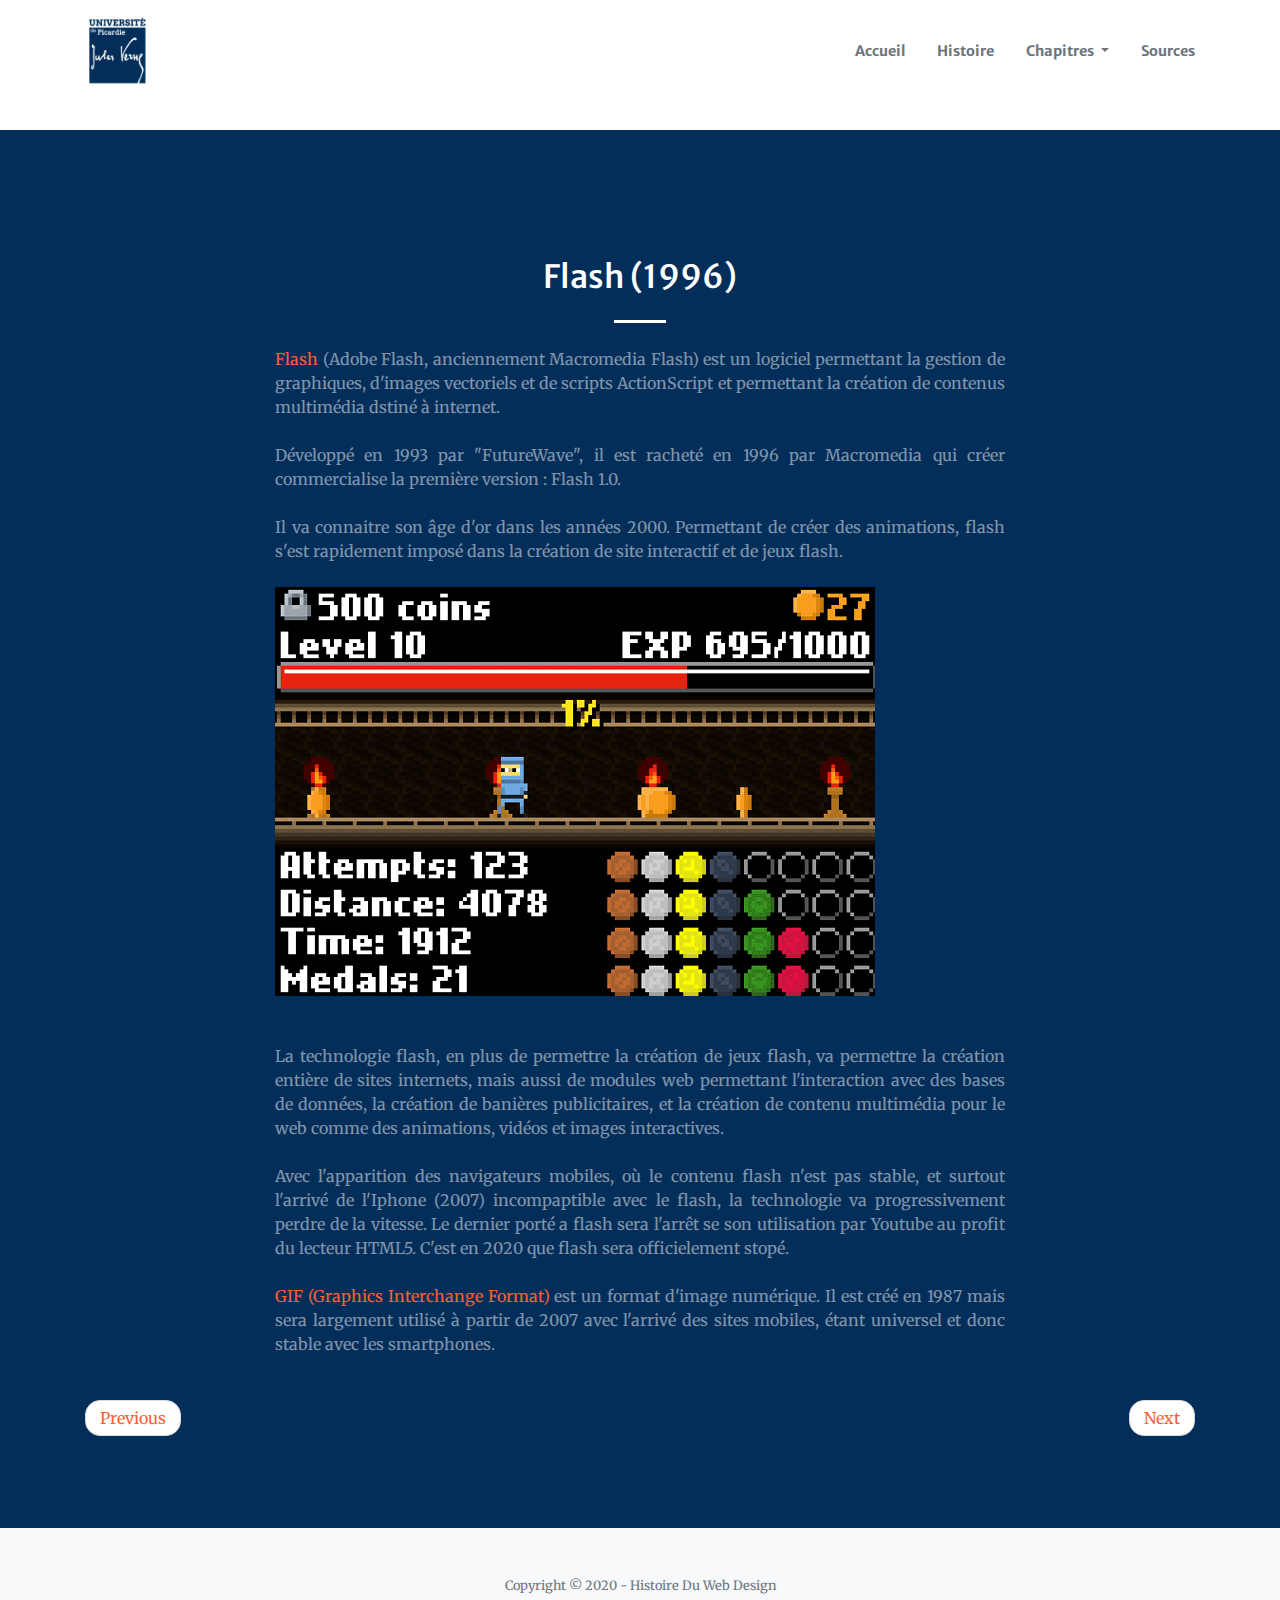
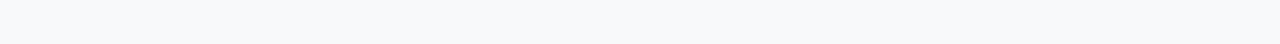
<file: pages/page4.html>
<!DOCTYPE html>
<html lang="en">

<head>

  <meta charset="utf-8">
  <meta name="viewport" content="width=device-width, initial-scale=1, shrink-to-fit=no">
  <meta name="description" content="">
  <meta name="author" content="">

  <title>Flash - Web Design</title>

  <!-- Font Awesome Icons -->
  <link href="../vendor/fontawesome-free/css/all.min.css" rel="stylesheet" type="text/css">

  <!-- Google Fonts -->
  <link href="https://fonts.googleapis.com/css?family=Merriweather+Sans:400,700" rel="stylesheet">
  <link href='https://fonts.googleapis.com/css?family=Merriweather:400,300,300italic,400italic,700,700italic' rel='stylesheet' type='text/css'>

  <!-- Plugin CSS -->
  <link href="../vendor/magnific-popup/magnific-popup.css" rel="stylesheet">

  <!-- Theme CSS - Includes Bootstrap -->
  <link href="../css/creative.min.css" rel="stylesheet">

</head>

<body id="page-top">

  <nav class="navbar navbar-expand-lg navbar-light fixed-top py-3" id="mainNav">
    <div class="container">
               <a href="../index.html" class="brand"><img src="../images/logo.png" style="width:4em"></a>
      <button class="navbar-toggler navbar-toggler-right" type="button" data-toggle="collapse" data-target="#navbarResponsive" aria-controls="navbarResponsive" aria-expanded="false" aria-label="Toggle navigation">
        <span class="navbar-toggler-icon"></span>
      </button>
      <div class="collapse navbar-collapse" id="navbarResponsive">
        <ul class="navbar-nav ml-auto my-2 my-lg-0">
          <li class="nav-item">
            <a class="nav-link js-scroll-trigger" href="../index.html">Accueil</a>
          </li>
          <li class="nav-item">
            <a class="nav-link js-scroll-trigger" href="../index.html">Histoire</a>
          </li>
          
          <li class="nav-item dropdown">
            <a class="nav-link dropdown-toggle" href="#" id="navbarDropdown" role="button" data-toggle="dropdown" aria-haspopup="true" aria-expanded="false">Chapitres
            </a>
            <div class="dropdown-menu" aria-labelledby="navbarDropdown">
                <a class="dropdown-item" href="page0.html">Definition</a>
                <a class="dropdown-item" href="page1.html">Prehistoire</a>
                <a class="dropdown-item" href="page2.html">Tableaux</a>
                <a class="dropdown-item" href="page3.html">JavaScript</a>
                <a class="dropdown-item" href="page4.html">Flash</a>
                <a class="dropdown-item" href="page5.html">CSS</a>
                <a class="dropdown-item" href="page6.html">Frameworks</a>
                <a class="dropdown-item" href="page7.html">Responsive</a>
                <a class="dropdown-item" href="page8.html">Flat</a>
                <a class="dropdown-item" href="page9.html">Après?</a>
            </div>
          </li>
          <li class="nav-item">
            <a class="nav-link js-scroll-trigger" href="sources.html">Sources</a>
          </li>
        </ul>
      </div>
    </div>
  </nav>

  <!-- Masthead -->


  <section class="page-section bg-primary" id="about">
    <div class="container">
      <div class="row justify-content-center">
        <div class="col-lg-8 text-center2 ">
          <h2 class="text-white mt-0" style="text-align: center;"> Flash (1996) </h2>
          <hr class="divider light my-4">
          <p class="text-white-50 mb-4 ">
            <a href="https://fr.wikipedia.org/wiki/Adobe_Flash">Flash</a> (Adobe Flash, anciennement Macromedia Flash)  est un logiciel permettant la gestion de graphiques, d'images vectoriels et
            de scripts ActionScript et permettant la création de contenus multimédia dstiné à internet.
            <br><br>
            Développé en 1993 par "FutureWave", il est racheté en 1996 par Macromedia qui créer commercialise la première version : Flash 1.0.
            <br><br>
            Il va connaitre son âge d'or dans les années 2000. Permettant de créer des animations, flash s'est rapidement imposé dans la création de site interactif et de jeux flash.
          </p>
          <img src="../images/jeuflash.gif" class="img-fluid" alt="Jeu Flash">
          <p class="text-white-50 mb-4 ">
              <br><br>
            La technologie flash, en plus de permettre la création de jeux flash, va permettre la création entière de sites internets, mais aussi de modules web permettant l'interaction avec des
            bases de données, la création de banières publicitaires, et la création de contenu multimédia pour le web comme des animations, vidéos et images interactives.
            <br><br>
            Avec l'apparition des navigateurs mobiles, où le contenu flash n'est pas stable, et surtout l'arrivé de l'Iphone (2007) incompaptible avec le flash, la technologie va progressivement perdre
            de la vitesse. Le dernier porté a flash sera l'arrêt se son utilisation par Youtube au profit du lecteur HTML5. C'est en 2020 que flash sera officielement stopé.
            <br><br>
            <a href="https://fr.wikipedia.org/wiki/Graphics_Interchange_Format">GIF (Graphics Interchange Format)</a> est un format d'image numérique.
            Il est créé en 1987 mais sera largement utilisé à partir de 2007 avec l'arrivé des sites mobiles, étant universel et donc stable avec les smartphones.
          </p>
        </div>
      </div>
    </div>
    <div class="container">
                   
  <ul class="pager">
    <li class="previous"><a href="page3.html">Previous</a></li>
    <li class="next"><a href="page5.html">Next</a></li>
  </ul>
</div>
  </section>




  <!-- Footer -->
  <footer class="bg-light py-5">
    <div class="container">
      <div class="small text-center text-muted">Copyright &copy; 2020 - Histoire Du Web Design</div>
    </div>
  </footer>

  <!-- Bootstrap core JavaScript -->
  <script src="../vendor/jquery/jquery.min.js"></script>
  <script src="../vendor/bootstrap/js/bootstrap.bundle.min.js"></script>

  <!-- Plugin JavaScript -->
  <script src="../vendor/jquery-easing/jquery.easing.min.js"></script>
  <script src="../vendor/magnific-popup/jquery.magnific-popup.min.js"></script>

  <!-- Custom scripts for this template -->
  <script src="../js/creative.min.js"></script>

</body>

</html>
</file>
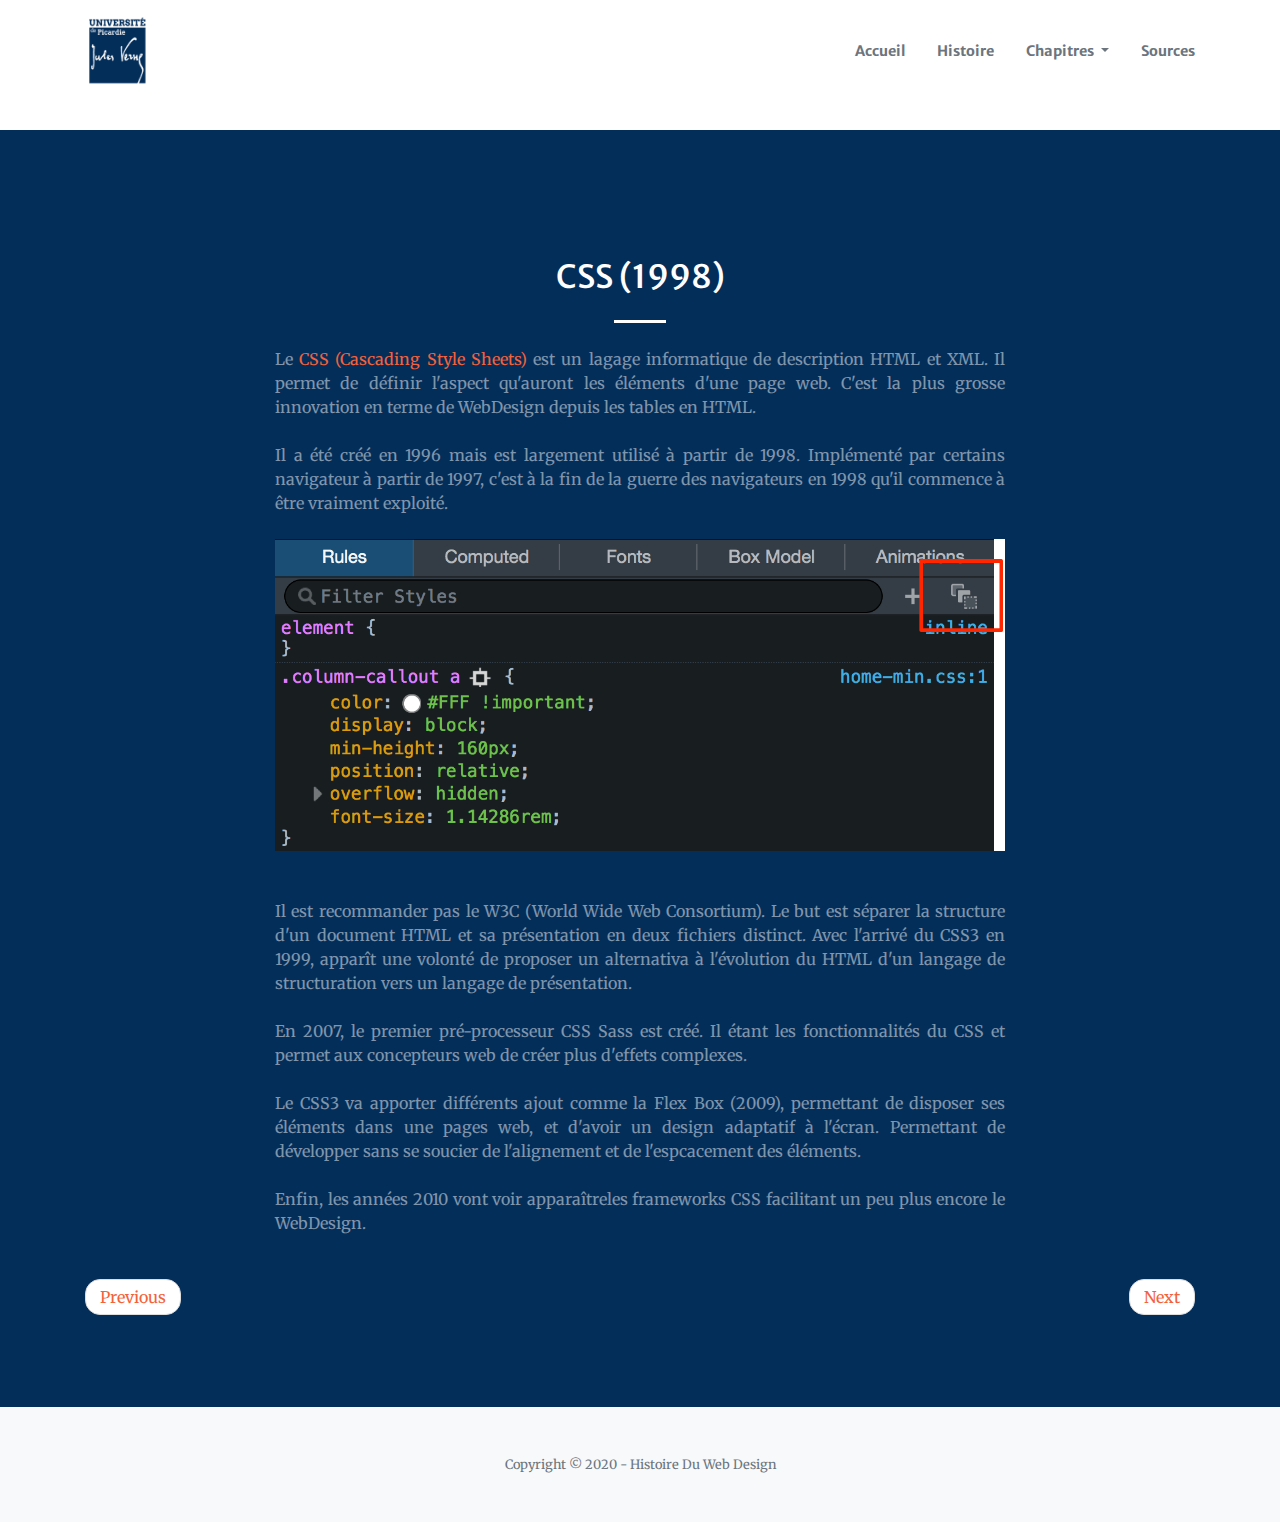
<file: pages/page5.html>
<!DOCTYPE html>
<html lang="en">

<head>

  <meta charset="utf-8">
  <meta name="viewport" content="width=device-width, initial-scale=1, shrink-to-fit=no">
  <meta name="description" content="">
  <meta name="author" content="">

  <title>CSS - Web Design</title>

  <!-- Font Awesome Icons -->
  <link href="../vendor/fontawesome-free/css/all.min.css" rel="stylesheet" type="text/css">

  <!-- Google Fonts -->
  <link href="https://fonts.googleapis.com/css?family=Merriweather+Sans:400,700" rel="stylesheet">
  <link href='https://fonts.googleapis.com/css?family=Merriweather:400,300,300italic,400italic,700,700italic' rel='stylesheet' type='text/css'>

  <!-- Plugin CSS -->
  <link href="../vendor/magnific-popup/magnific-popup.css" rel="stylesheet">

  <!-- Theme CSS - Includes Bootstrap -->
  <link href="../css/creative.min.css" rel="stylesheet">

</head>

<body id="page-top">

  <nav class="navbar navbar-expand-lg navbar-light fixed-top py-3" id="mainNav">
    <div class="container">
               <a href="../index.html" class="brand"><img src="../images/logo.png" style="width:4em"></a>
      <button class="navbar-toggler navbar-toggler-right" type="button" data-toggle="collapse" data-target="#navbarResponsive" aria-controls="navbarResponsive" aria-expanded="false" aria-label="Toggle navigation">
        <span class="navbar-toggler-icon"></span>
      </button>
      <div class="collapse navbar-collapse" id="navbarResponsive">
        <ul class="navbar-nav ml-auto my-2 my-lg-0">
          <li class="nav-item">
            <a class="nav-link js-scroll-trigger" href="../index.html">Accueil</a>
          </li>
          <li class="nav-item">
            <a class="nav-link js-scroll-trigger" href="../index.html">Histoire</a>
          </li>
          
          <li class="nav-item dropdown">
            <a class="nav-link dropdown-toggle" href="#" id="navbarDropdown" role="button" data-toggle="dropdown" aria-haspopup="true" aria-expanded="false">Chapitres
            </a>
            <div class="dropdown-menu" aria-labelledby="navbarDropdown">
                <a class="dropdown-item" href="page0.html">Definition</a>
                <a class="dropdown-item" href="page1.html">Prehistoire</a>
                <a class="dropdown-item" href="page2.html">Tableaux</a>
                <a class="dropdown-item" href="page3.html">JavaScript</a>
                <a class="dropdown-item" href="page4.html">Flash</a>
                <a class="dropdown-item" href="page5.html">CSS</a>
                <a class="dropdown-item" href="page6.html">Frameworks</a>
                <a class="dropdown-item" href="page7.html">Responsive</a>
                <a class="dropdown-item" href="page8.html">Flat</a>
                <a class="dropdown-item" href="page9.html">Après?</a>
            </div>
          </li>
          <li class="nav-item">
            <a class="nav-link js-scroll-trigger" href="sources.html">Sources</a>
          </li>
        </ul>
      </div>
    </div>
  </nav>

  <!-- Masthead -->


  <section class="page-section bg-primary" id="about">
    <div class="container">
      <div class="row justify-content-center">
        <div class="col-lg-8 text-center2 ">
          <h2 class="text-white mt-0" style="text-align: center;"> CSS (1998) </h2>
          <hr class="divider light my-4">
          <p class="text-white-50 mb-4 ">
            Le <a href="https://fr.wikipedia.org/wiki/Feuilles_de_style_en_cascade">CSS (Cascading Style Sheets)</a> est un lagage informatique de description HTML et XML.
            Il permet de définir l'aspect qu'auront les éléments d'une page web. C'est la plus grosse innovation en terme de WebDesign depuis les tables en HTML.
            <br><br>
            Il a été créé en 1996 mais est largement utilisé à partir de 1998. Implémenté par certains navigateur à partir de 1997, c'est à la fin de la guerre des navigateurs en 1998 qu'il commence
            à être vraiment exploité. 
          </p>
          <img src="../images/feuille-css.png" class="img-fluid" alt="CSS">
          <p class="text-white-50 mb-4 ">
              <br><br>
              Il est recommander pas le W3C (World Wide Web Consortium). Le but est séparer la structure d'un document HTML et sa présentation en deux fichiers distinct.
              Avec l'arrivé du CSS3 en 1999, apparît une volonté de proposer un alternativa à l'évolution du HTML d'un langage de structuration vers un langage de présentation.
              <br><br>
              En 2007, le premier pré-processeur CSS Sass est créé. Il étant les fonctionnalités du CSS et permet aux concepteurs web de créer plus d'effets complexes.
              <br><br>
              Le CSS3 va apporter différents ajout comme la Flex Box (2009), permettant de disposer ses éléments dans une pages web, et d'avoir un design adaptatif à l'écran. Permettant de développer 
              sans se soucier de l'alignement et de l'espcacement des éléments.
              <br><br>
              Enfin, les années 2010 vont voir apparaîtreles frameworks CSS facilitant un peu plus encore le WebDesign.
          </p>
        </div>
      </div>
    </div>
    <div class="container">
                   
  <ul class="pager">
    <li class="previous"><a href="page4.html">Previous</a></li>
    <li class="next"><a href="page6.html">Next</a></li>
  </ul>
</div>
  </section>




  <!-- Footer -->
  <footer class="bg-light py-5">
    <div class="container">
      <div class="small text-center text-muted">Copyright &copy; 2020 - Histoire Du Web Design</div>
    </div>
  </footer>

  <!-- Bootstrap core JavaScript -->
  <script src="../vendor/jquery/jquery.min.js"></script>
  <script src="../vendor/bootstrap/js/bootstrap.bundle.min.js"></script>

  <!-- Plugin JavaScript -->
  <script src="../vendor/jquery-easing/jquery.easing.min.js"></script>
  <script src="../vendor/magnific-popup/jquery.magnific-popup.min.js"></script>

  <!-- Custom scripts for this template -->
  <script src="../js/creative.min.js"></script>

</body>

</html>
</file>
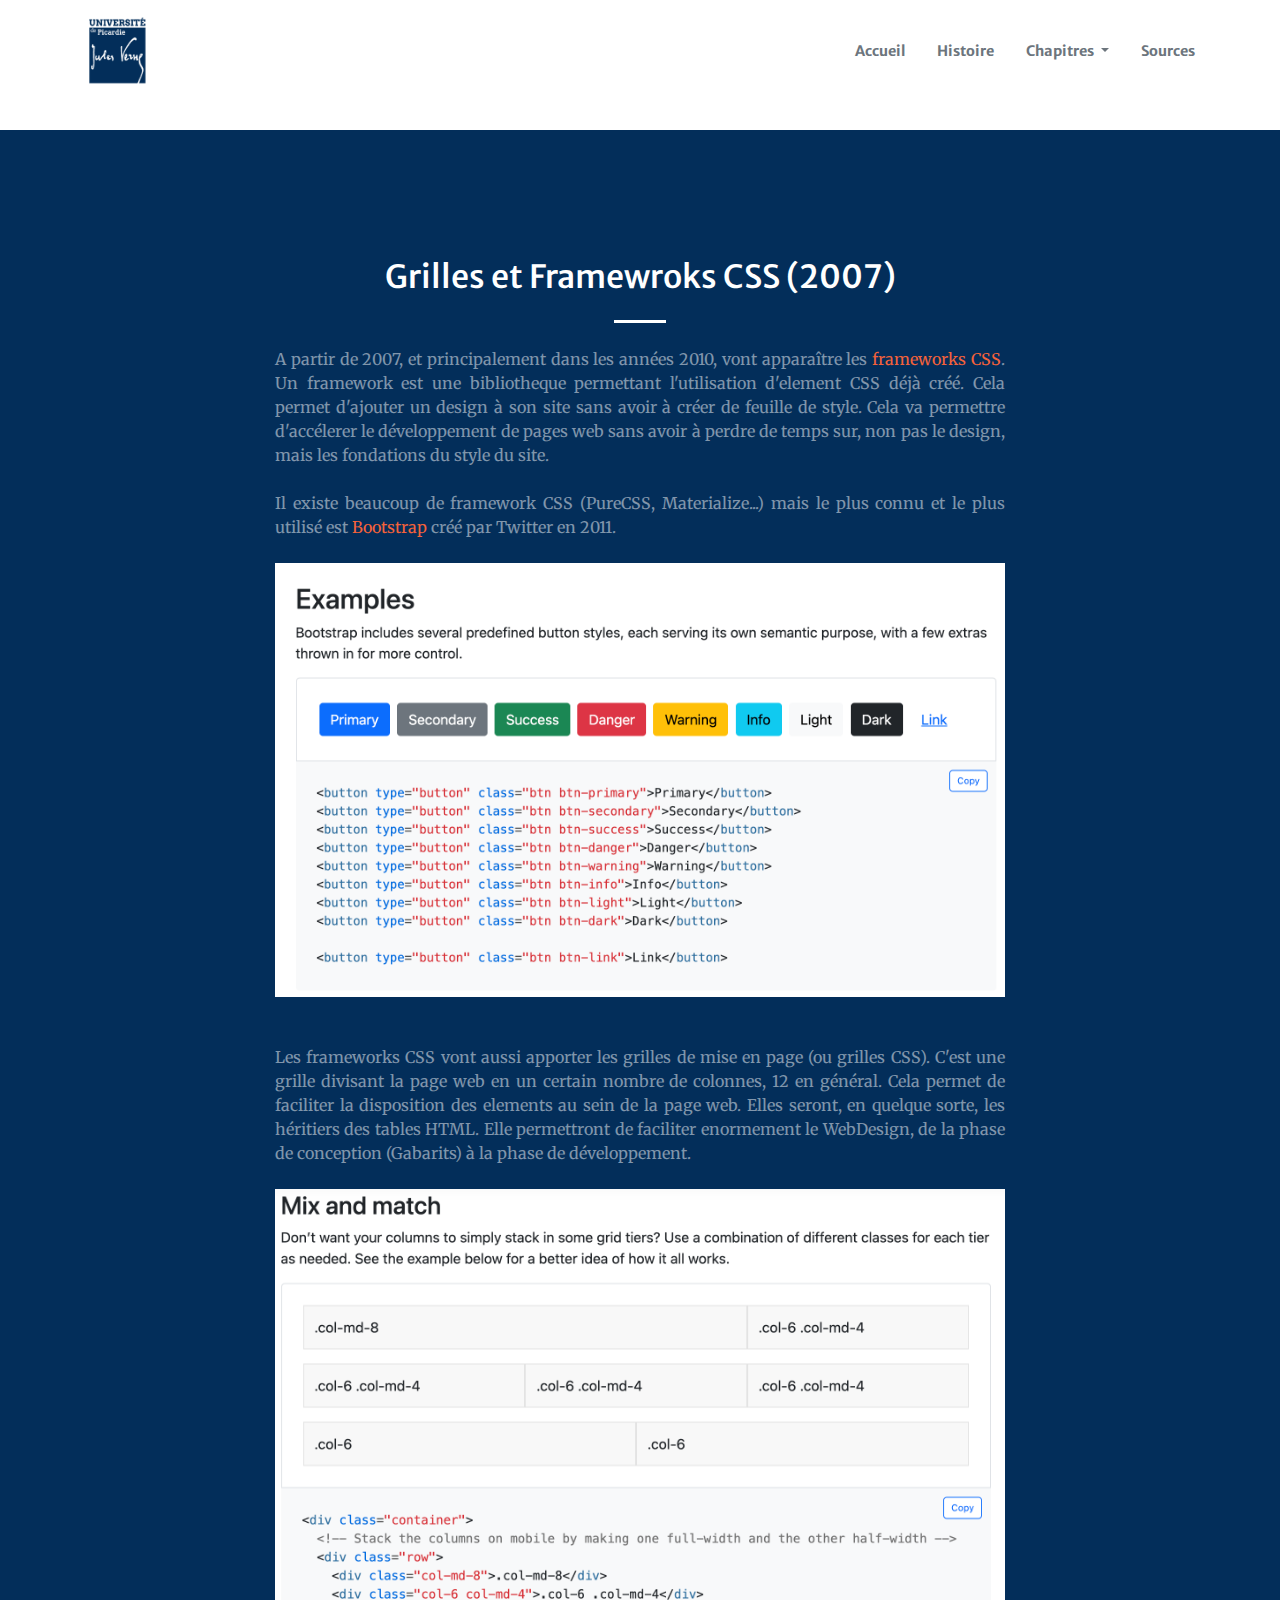
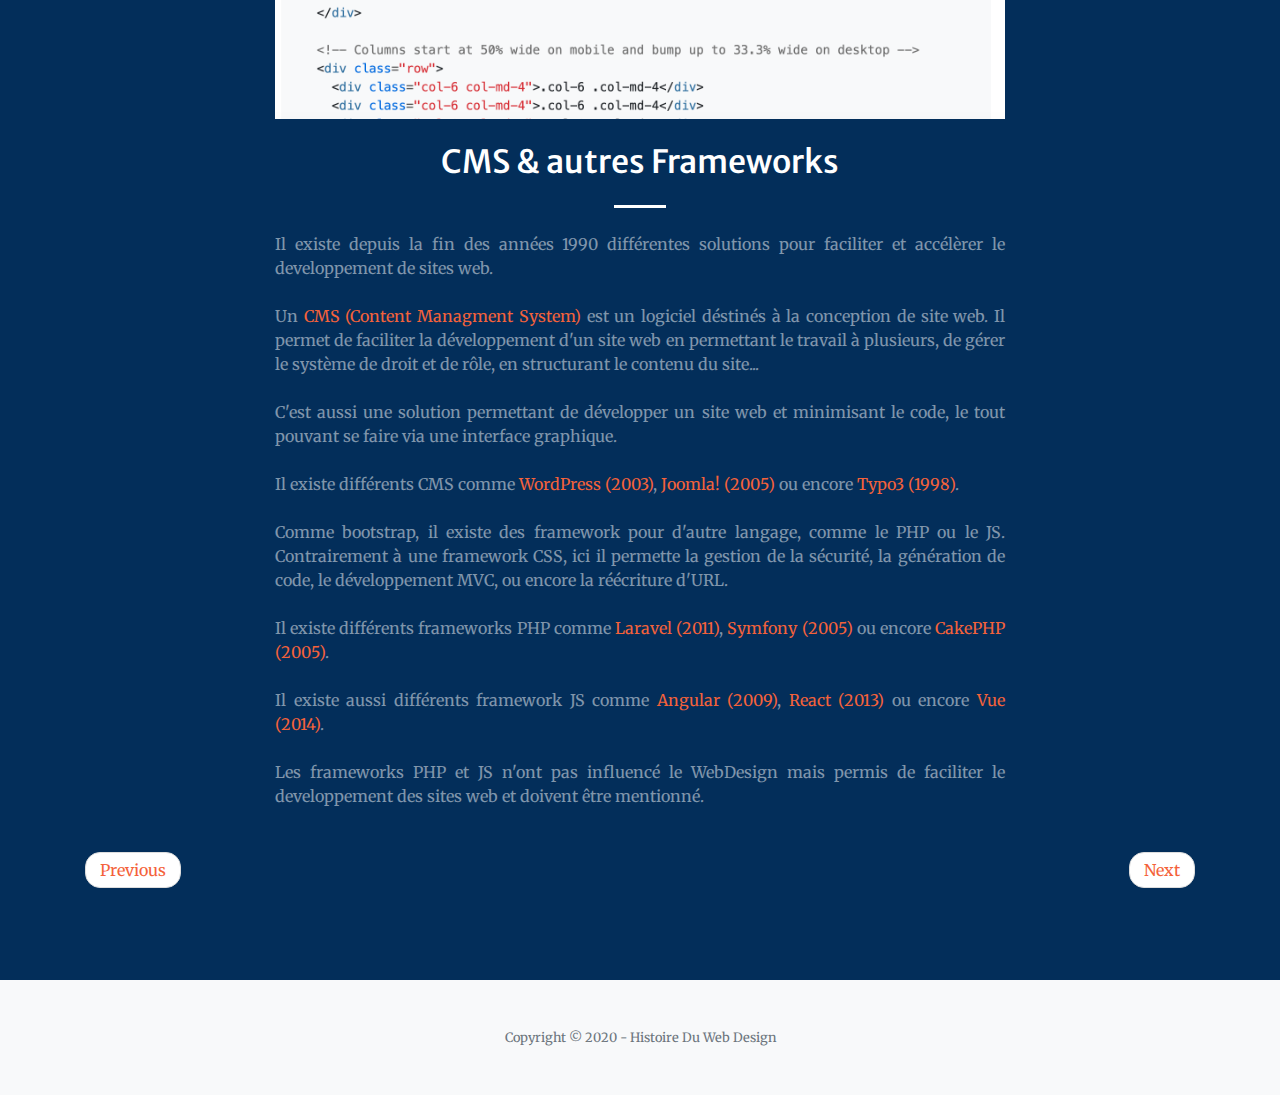
<file: pages/page6.html>
<!DOCTYPE html>
<html lang="en">

<head>

  <meta charset="utf-8">
  <meta name="viewport" content="width=device-width, initial-scale=1, shrink-to-fit=no">
  <meta name="description" content="">
  <meta name="author" content="">

  <title>Framewroks - Web Design</title>

  <!-- Font Awesome Icons -->
  <link href="../vendor/fontawesome-free/css/all.min.css" rel="stylesheet" type="text/css">

  <!-- Google Fonts -->
  <link href="https://fonts.googleapis.com/css?family=Merriweather+Sans:400,700" rel="stylesheet">
  <link href='https://fonts.googleapis.com/css?family=Merriweather:400,300,300italic,400italic,700,700italic' rel='stylesheet' type='text/css'>

  <!-- Plugin CSS -->
  <link href="../vendor/magnific-popup/magnific-popup.css" rel="stylesheet">

  <!-- Theme CSS - Includes Bootstrap -->
  <link href="../css/creative.min.css" rel="stylesheet">

</head>

<body id="page-top">

  <nav class="navbar navbar-expand-lg navbar-light fixed-top py-3" id="mainNav">
    <div class="container">
               <a href="../index.html" class="brand"><img src="../images/logo.png" style="width:4em"></a>
      <button class="navbar-toggler navbar-toggler-right" type="button" data-toggle="collapse" data-target="#navbarResponsive" aria-controls="navbarResponsive" aria-expanded="false" aria-label="Toggle navigation">
        <span class="navbar-toggler-icon"></span>
      </button>
      <div class="collapse navbar-collapse" id="navbarResponsive">
        <ul class="navbar-nav ml-auto my-2 my-lg-0">
          <li class="nav-item">
            <a class="nav-link js-scroll-trigger" href="../index.html">Accueil</a>
          </li>
          <li class="nav-item">
            <a class="nav-link js-scroll-trigger" href="../index.html">Histoire</a>
          </li>
          
          <li class="nav-item dropdown">
            <a class="nav-link dropdown-toggle" href="#" id="navbarDropdown" role="button" data-toggle="dropdown" aria-haspopup="true" aria-expanded="false">Chapitres
            </a>
            <div class="dropdown-menu" aria-labelledby="navbarDropdown">
                <a class="dropdown-item" href="page0.html">Definition</a>
                <a class="dropdown-item" href="page1.html">Prehistoire</a>
                <a class="dropdown-item" href="page2.html">Tableaux</a>
                <a class="dropdown-item" href="page3.html">JavaScript</a>
                <a class="dropdown-item" href="page4.html">Flash</a>
                <a class="dropdown-item" href="page5.html">CSS</a>
                <a class="dropdown-item" href="page6.html">Frameworks</a>
                <a class="dropdown-item" href="page7.html">Responsive</a>
                <a class="dropdown-item" href="page8.html">Flat</a>
                <a class="dropdown-item" href="page9.html">Après?</a>
            </div>
          </li>
          <li class="nav-item">
            <a class="nav-link js-scroll-trigger" href="sources.html">Sources</a>
          </li>
        </ul>
      </div>
    </div>
  </nav>

  <!-- Masthead -->


  <section class="page-section bg-primary" id="about">
    <div class="container">
      <div class="row justify-content-center">
        <div class="col-lg-8 text-center2 ">
          <h2 class="text-white mt-0" style="text-align: center;"> Grilles et Framewroks CSS (2007) </h2>
          <hr class="divider light my-4">
          <p class="text-white-50 mb-4 ">
            A partir de 2007, et principalement dans les années 2010, vont apparaître les <a href="https://en.wikipedia.org/wiki/CSS_framework">frameworks CSS</a>.
            Un framework est une bibliotheque permettant l'utilisation d'element CSS déjà créé. Cela permet d'ajouter un design à son site sans avoir à créer de feuille de style.
            Cela va permettre d'accélerer le développement de pages web sans avoir à perdre de temps sur, non pas le design, mais les fondations du style du site.
            <br><br>
            Il existe beaucoup de framework CSS (PureCSS, Materialize...) mais le plus connu et le plus utilisé est <a href="https://getbootstrap.com/">Bootstrap</a> créé par Twitter en 2011.
            </p>
            <img src="../images/boostrap-exemple.png" class="img-fluid" alt="Boostrap">
            <p class="text-white-50 mb-4 "> 
                <br><br>
                Les frameworks CSS vont aussi apporter les grilles de mise en page (ou grilles CSS). C'est une grille divisant la page web en un certain nombre de colonnes, 12 en général.
                Cela permet de faciliter la disposition des elements au sein de la page web. Elles seront, en quelque sorte, les héritiers des tables HTML. Elle permettront de faciliter
                enormement le WebDesign, de la phase de conception (Gabarits) à la phase de développement.
            </p>
            <img src="../images/grid.png" class="img-fluid" alt="Grid">
            <br><br>
          <h2 class="text-white mt-0" style="text-align: center;"> CMS & autres Frameworks </h2>
          <hr class="divider light my-4">
          <p class="text-white-50 mb-4 ">
            Il existe depuis la fin des années 1990 différentes solutions pour faciliter et accélèrer le developpement de sites web.
            <br><br>
            Un <a href="https://fr.wikipedia.org/wiki/Syst%C3%A8me_de_gestion_de_contenu">CMS (Content Managment System)</a> est un logiciel déstinés à la conception de site web.
            Il permet de faciliter la développement d'un site web en permettant le travail à plusieurs, de gérer le système de droit et de rôle, en structurant le contenu du site...
            <br><br>
            C'est aussi une solution permettant de développer un site web et minimisant le code, le tout pouvant se faire via une interface graphique.
            <br><br>
            Il existe différents CMS comme <a href="https://wordpress.com/fr/">WordPress (2003)</a>, <a href="https://www.joomla.fr/">Joomla! (2005)</a> ou encore <a href="https://typo3-fr.org/">Typo3 (1998)</a>.
            <br><br>
            Comme bootstrap, il existe des framework pour d'autre langage, comme le PHP ou le JS. Contrairement à une framework CSS, ici il permette la gestion de la sécurité, la génération de code,
            le développement MVC, ou encore la réécriture d'URL.
            <br><br>
            Il existe différents frameworks PHP comme <a href="https://laravel.com/">Laravel (2011)</a>, <a href="https://symfony.com/">Symfony (2005)</a> ou encore <a href="https://cakephp.org/">CakePHP (2005)</a>. 
            <br><br>
            Il existe aussi différents framework JS comme <a href="https://angularjs.org/">Angular (2009)</a>, <a href="https://fr.reactjs.org/">React (2013)</a> ou encore <a href="https://vuejs.org/">Vue (2014)</a>.
            <br><br>
            Les frameworks PHP et JS n'ont pas influencé le WebDesign mais permis de faciliter le developpement des sites web et doivent être mentionné.
          </p>
        </div>
      </div>
    </div>
    <div class="container">
                   
    <ul class="pager">
        <li class="previous"><a href="page5.html">Previous</a></li>
        <li class="next"><a href="page7.html">Next</a></li>
    </ul>
    </div>
  </section>
  <!-- Footer -->
  <footer class="bg-light py-5">
    <div class="container">
      <div class="small text-center text-muted">Copyright &copy; 2020 - Histoire Du Web Design</div>
    </div>
  </footer>

  <!-- Bootstrap core JavaScript -->
  <script src="../vendor/jquery/jquery.min.js"></script>
  <script src="../vendor/bootstrap/js/bootstrap.bundle.min.js"></script>

  <!-- Plugin JavaScript -->
  <script src="../vendor/jquery-easing/jquery.easing.min.js"></script>
  <script src="../vendor/magnific-popup/jquery.magnific-popup.min.js"></script>

  <!-- Custom scripts for this template -->
  <script src="../js/creative.min.js"></script>

</body>

</html>
</file>
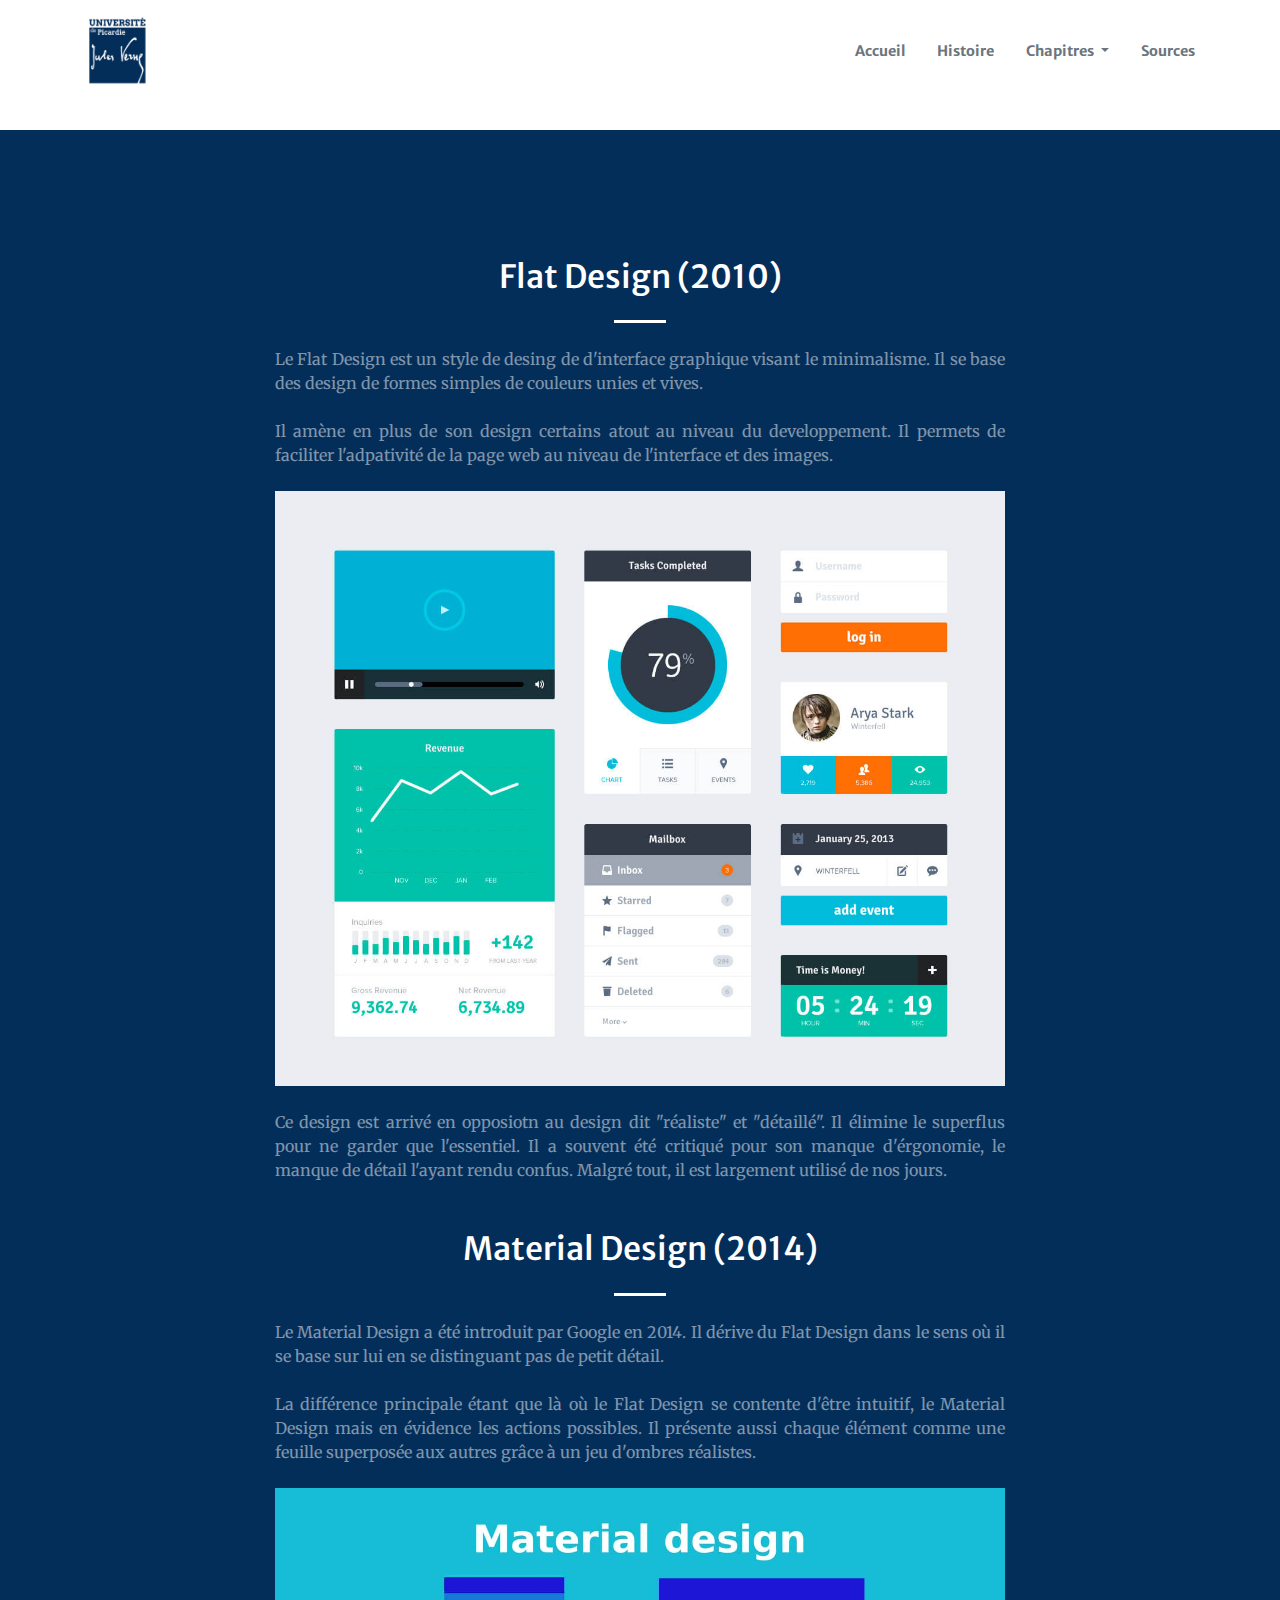
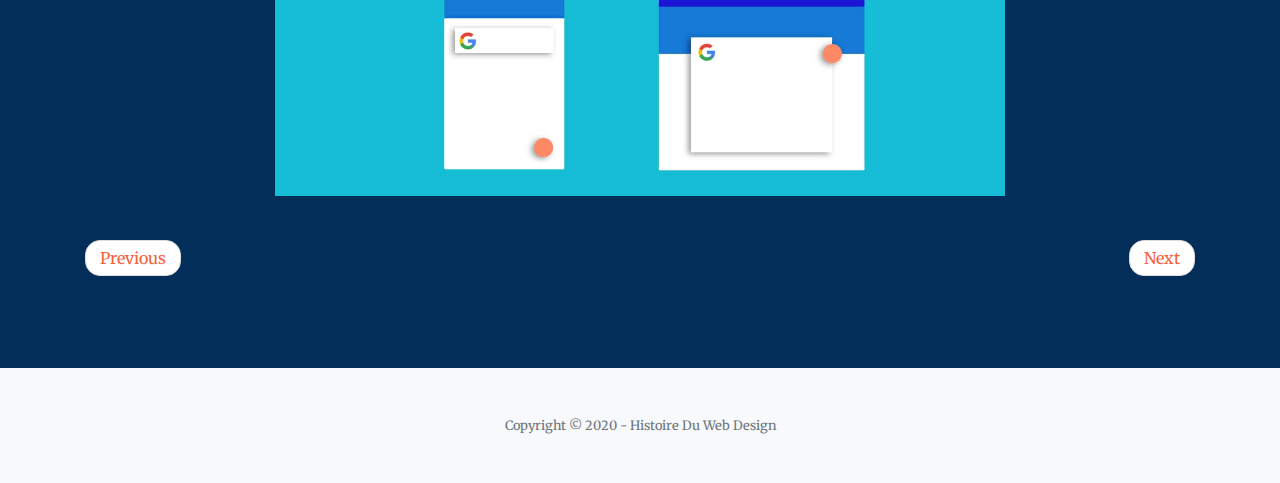
<file: pages/page8.html>
<!DOCTYPE html>
<html lang="en">

<head>

  <meta charset="utf-8">
  <meta name="viewport" content="width=device-width, initial-scale=1, shrink-to-fit=no">
  <meta name="description" content="">
  <meta name="author" content="">

  <title>Flat - Web Design</title>

  <!-- Font Awesome Icons -->
  <link href="../vendor/fontawesome-free/css/all.min.css" rel="stylesheet" type="text/css">

  <!-- Google Fonts -->
  <link href="https://fonts.googleapis.com/css?family=Merriweather+Sans:400,700" rel="stylesheet">
  <link href='https://fonts.googleapis.com/css?family=Merriweather:400,300,300italic,400italic,700,700italic' rel='stylesheet' type='text/css'>

  <!-- Plugin CSS -->
  <link href="../vendor/magnific-popup/magnific-popup.css" rel="stylesheet">

  <!-- Theme CSS - Includes Bootstrap -->
  <link href="../css/creative.min.css" rel="stylesheet">

</head>

<body id="page-top">

  <nav class="navbar navbar-expand-lg navbar-light fixed-top py-3" id="mainNav">
    <div class="container">
               <a href="../index.html" class="brand"><img src="../images/logo.png" style="width:4em"></a>
      <button class="navbar-toggler navbar-toggler-right" type="button" data-toggle="collapse" data-target="#navbarResponsive" aria-controls="navbarResponsive" aria-expanded="false" aria-label="Toggle navigation">
        <span class="navbar-toggler-icon"></span>
      </button>
      <div class="collapse navbar-collapse" id="navbarResponsive">
        <ul class="navbar-nav ml-auto my-2 my-lg-0">
          <li class="nav-item">
            <a class="nav-link js-scroll-trigger" href="../index.html">Accueil</a>
          </li>
          <li class="nav-item">
            <a class="nav-link js-scroll-trigger" href="../index.html">Histoire</a>
          </li>
          
          <li class="nav-item dropdown">
            <a class="nav-link dropdown-toggle" href="#" id="navbarDropdown" role="button" data-toggle="dropdown" aria-haspopup="true" aria-expanded="false">Chapitres
            </a>
            <div class="dropdown-menu" aria-labelledby="navbarDropdown">
                <a class="dropdown-item" href="page0.html">Definition</a>
                <a class="dropdown-item" href="page1.html">Prehistoire</a>
                <a class="dropdown-item" href="page2.html">Tableaux</a>
                <a class="dropdown-item" href="page3.html">JavaScript</a>
                <a class="dropdown-item" href="page4.html">Flash</a>
                <a class="dropdown-item" href="page5.html">CSS</a>
                <a class="dropdown-item" href="page6.html">Frameworks</a>
                <a class="dropdown-item" href="page7.html">Responsive</a>
                <a class="dropdown-item" href="page8.html">Flat</a>
                <a class="dropdown-item" href="page9.html">Après?</a>
            </div>
          </li>
          <li class="nav-item">
            <a class="nav-link js-scroll-trigger" href="sources.html">Sources</a>
          </li>
        </ul>
      </div>
    </div>
  </nav>

  <!-- Masthead -->


  <section class="page-section bg-primary" id="about">
    <div class="container">
      <div class="row justify-content-center">
        <div class="col-lg-8 text-center2 ">
          <h2 class="text-white mt-0" style="text-align: center;"> Flat Design (2010) </h2>
          <hr class="divider light my-4">
          <p class="text-white-50 mb-4 ">
            Le Flat Design est un style de desing de d'interface graphique visant le minimalisme. Il se base des design de formes simples de couleurs unies et vives.
            <br><br>
            Il amène en plus de son design certains atout au niveau du developpement. Il permets de faciliter l'adpativité de la page web au niveau de l'interface et des images.
            <br><br>
            <img src="../images/flat.jpg" class="img-fluid" alt="Flat Design">
            <br><br>
            Ce design est arrivé en opposiotn au design dit "réaliste" et "détaillé". Il élimine le superflus pour ne garder que l'essentiel. Il a souvent été critiqué pour son manque d'érgonomie,
            le manque de détail l'ayant rendu confus. Malgré tout, il est largement utilisé de nos jours.
            <br><br>
          </p>
          <h2 class="text-white mt-0" style="text-align: center;"> Material Design (2014) </h2>
          <hr class="divider light my-4">
          <p class="text-white-50 mb-4 ">
            Le Material Design a été introduit par Google en 2014. Il dérive du Flat Design dans le sens où il se base sur lui en se distinguant pas de petit détail.
            <br><br>
            La différence principale étant que là où le Flat Design se contente d'être intuitif, le Material Design mais en évidence les actions possibles. Il présente aussi chaque élément 
            comme une feuille superposée aux autres grâce à un jeu d'ombres réalistes.
            <br><br>
            <img src="../images/material.jpg" class="img-fluid" alt="Material Design">
          </p>
        </div>
      </div>
    </div>
    <div class="container">
                   
  <ul class="pager">
    <li class="previous"><a href="page7.html">Previous</a></li>
    <li class="next"><a href="page9.html">Next</a></li>
  </ul>
</div>
  </section>




  <!-- Footer -->
  <footer class="bg-light py-5">
    <div class="container">
      <div class="small text-center text-muted">Copyright &copy; 2020 - Histoire Du Web Design</div>
    </div>
  </footer>

  <!-- Bootstrap core JavaScript -->
  <script src="../vendor/jquery/jquery.min.js"></script>
  <script src="../vendor/bootstrap/js/bootstrap.bundle.min.js"></script>

  <!-- Plugin JavaScript -->
  <script src="../vendor/jquery-easing/jquery.easing.min.js"></script>
  <script src="../vendor/magnific-popup/jquery.magnific-popup.min.js"></script>

  <!-- Custom scripts for this template -->
  <script src="../js/creative.min.js"></script>

</body>

</html>
</file>
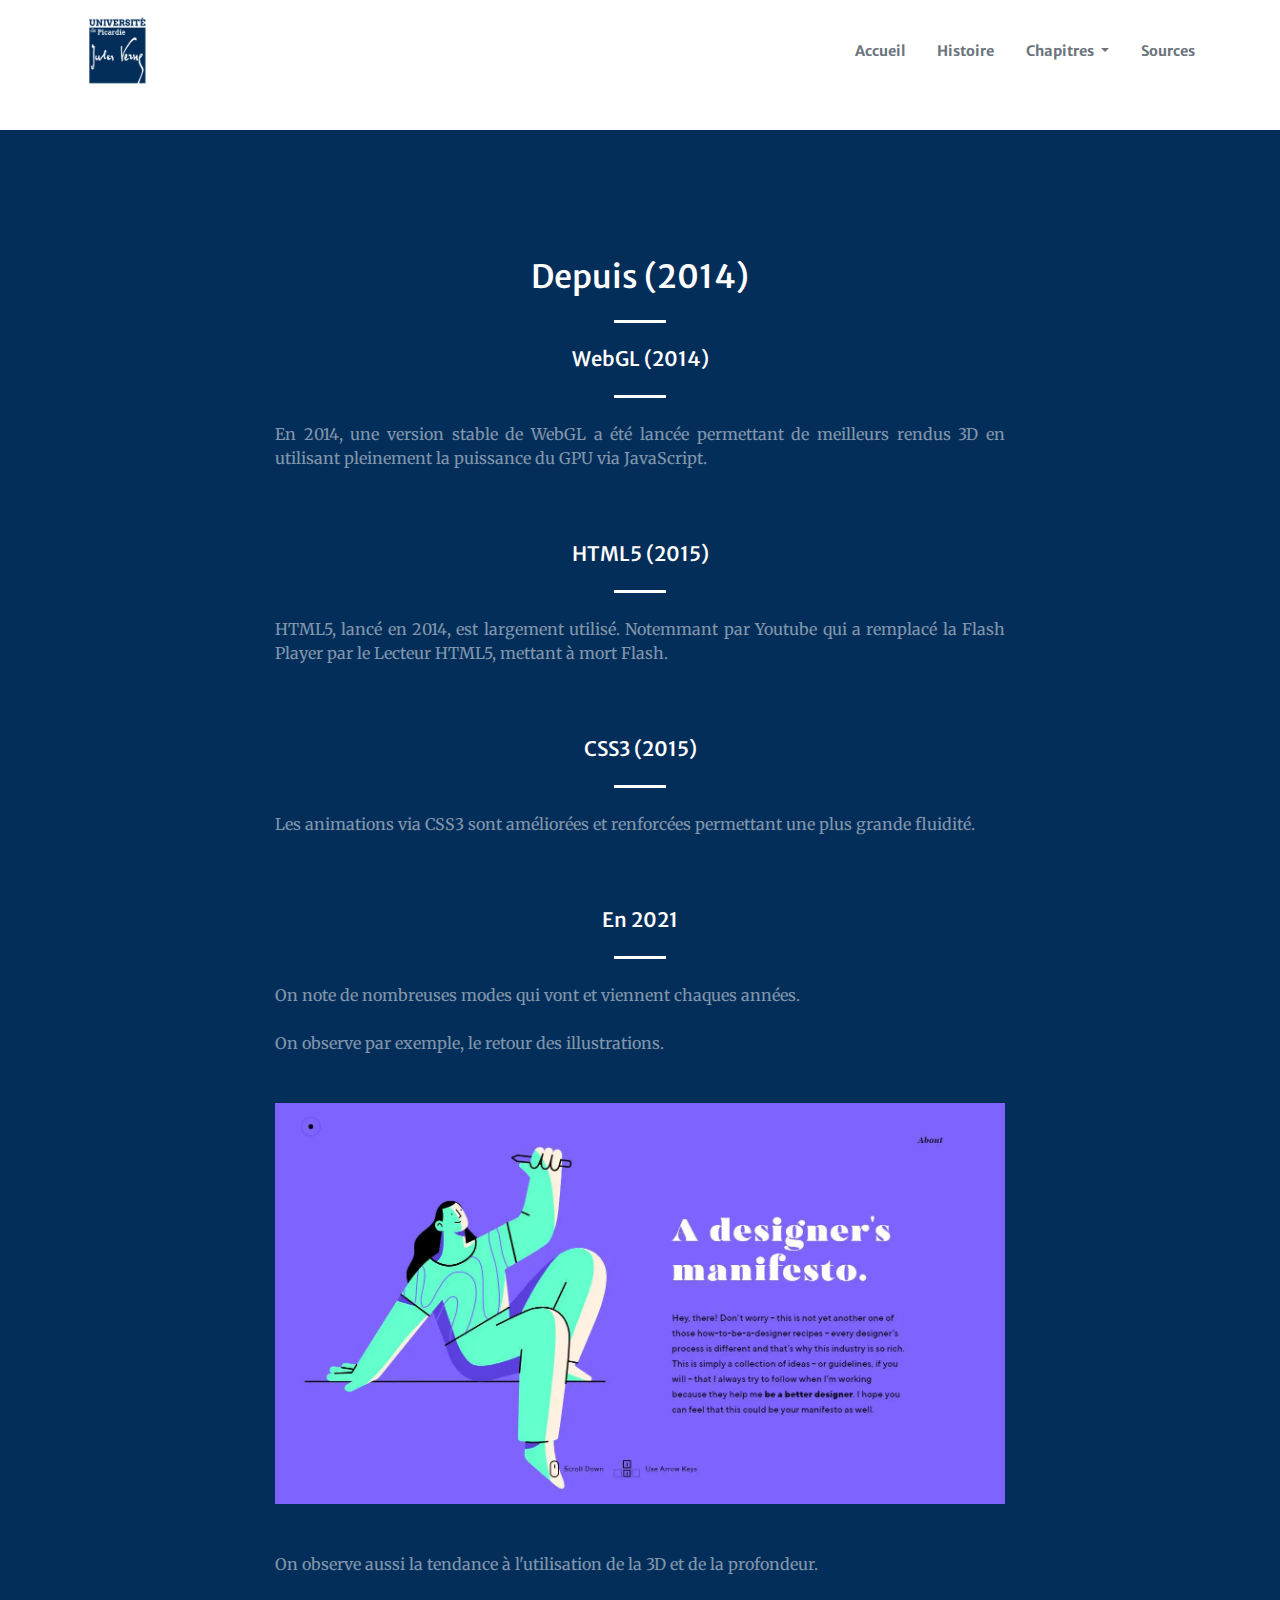
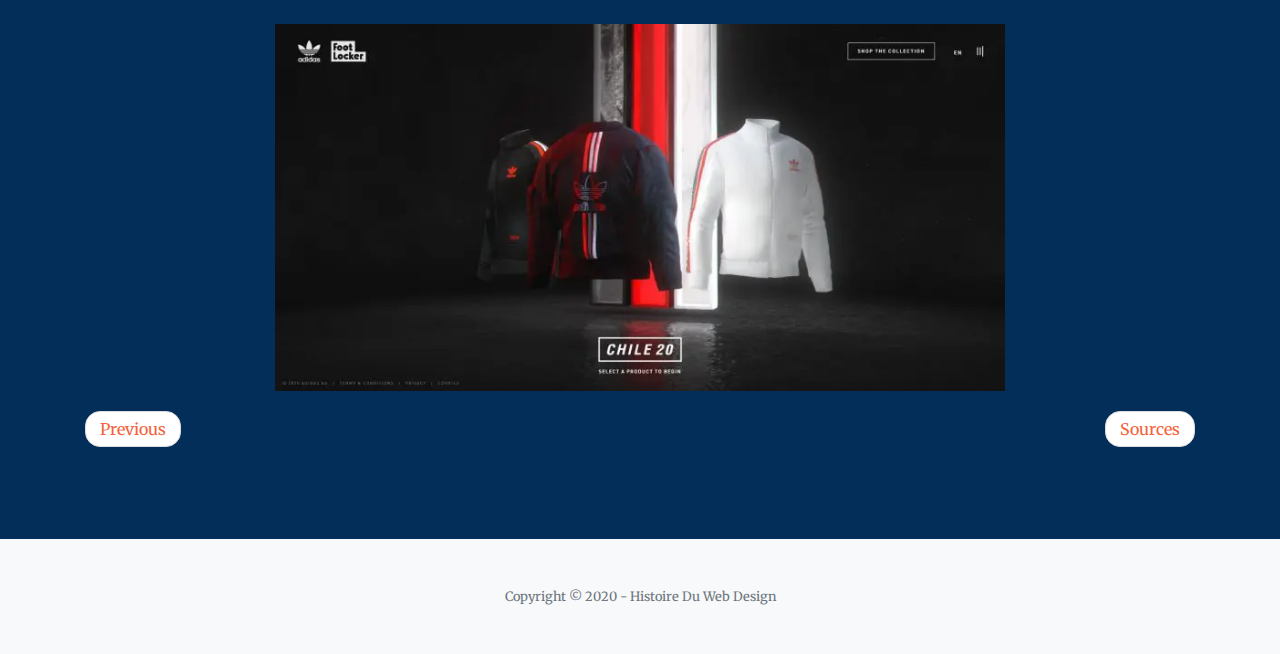
<file: pages/page9.html>
<!DOCTYPE html>
<html lang="en">

<head>

  <meta charset="utf-8">
  <meta name="viewport" content="width=device-width, initial-scale=1, shrink-to-fit=no">
  <meta name="description" content="">
  <meta name="author" content="">

  <title>Après? - Web Design</title>

  <!-- Font Awesome Icons -->
  <link href="../vendor/fontawesome-free/css/all.min.css" rel="stylesheet" type="text/css">

  <!-- Google Fonts -->
  <link href="https://fonts.googleapis.com/css?family=Merriweather+Sans:400,700" rel="stylesheet">
  <link href='https://fonts.googleapis.com/css?family=Merriweather:400,300,300italic,400italic,700,700italic' rel='stylesheet' type='text/css'>

  <!-- Plugin CSS -->
  <link href="../vendor/magnific-popup/magnific-popup.css" rel="stylesheet">

  <!-- Theme CSS - Includes Bootstrap -->
  <link href="../css/creative.min.css" rel="stylesheet">

</head>

<body id="page-top">

  <nav class="navbar navbar-expand-lg navbar-light fixed-top py-3" id="mainNav">
    <div class="container">
               <a href="../index.html" class="brand"><img src="../images/logo.png" style="width:4em"></a>
      <button class="navbar-toggler navbar-toggler-right" type="button" data-toggle="collapse" data-target="#navbarResponsive" aria-controls="navbarResponsive" aria-expanded="false" aria-label="Toggle navigation">
        <span class="navbar-toggler-icon"></span>
      </button>
      <div class="collapse navbar-collapse" id="navbarResponsive">
        <ul class="navbar-nav ml-auto my-2 my-lg-0">
          <li class="nav-item">
            <a class="nav-link js-scroll-trigger" href="../index.html">Accueil</a>
          </li>
          <li class="nav-item">
            <a class="nav-link js-scroll-trigger" href="../index.html">Histoire</a>
          </li>
          
          <li class="nav-item dropdown">
            <a class="nav-link dropdown-toggle" href="#" id="navbarDropdown" role="button" data-toggle="dropdown" aria-haspopup="true" aria-expanded="false">Chapitres
            </a>
            <div class="dropdown-menu" aria-labelledby="navbarDropdown">
                <a class="dropdown-item" href="page0.html">Definition</a>
                <a class="dropdown-item" href="page1.html">Prehistoire</a>
                <a class="dropdown-item" href="page2.html">Tableaux</a>
                <a class="dropdown-item" href="page3.html">JavaScript</a>
                <a class="dropdown-item" href="page4.html">Flash</a>
                <a class="dropdown-item" href="page5.html">CSS</a>
                <a class="dropdown-item" href="page6.html">Frameworks</a>
                <a class="dropdown-item" href="page7.html">Responsive</a>
                <a class="dropdown-item" href="page8.html">Flat</a>
                <a class="dropdown-item" href="page9.html">Après?</a>
            </div>
          </li>
          <li class="nav-item">
            <a class="nav-link js-scroll-trigger" href="sources.html">Sources</a>
          </li>
        </ul>
      </div>
    </div>
  </nav>

  <!-- Masthead -->


  <section class="page-section bg-primary" id="about">
    <div class="container">
      <div class="row justify-content-center">
        <div class="col-lg-8 text-center2 ">
          <h2 class="text-white mt-0" style="text-align: center;"> Depuis (2014) </h2>
          <hr class="divider light my-4">
          <h5 class="text-white mt-0" style="text-align: center;"> WebGL (2014) </h5>
          <hr class="divider light my-4">
          <p class="text-white-50 mb-4 ">
            En 2014, une version stable de WebGL a été lancée permettant de meilleurs rendus 3D en utilisant pleinement la puissance du GPU via JavaScript.
          </p>
          <br><br>
          <h5 class="text-white mt-0" style="text-align: center;"> HTML5 (2015) </h5>
          <hr class="divider light my-4">
          <p class="text-white-50 mb-4 ">
            HTML5, lancé en 2014, est largement utilisé. Notemmant par Youtube qui a remplacé la Flash Player par le Lecteur HTML5, mettant à mort Flash.
          </p>
          <br><br>
          <h5 class="text-white mt-0" style="text-align: center;"> CSS3 (2015) </h5>
          <hr class="divider light my-4">
          <p class="text-white-50 mb-4 ">
            Les animations via CSS3 sont améliorées et renforcées permettant une plus grande fluidité.
          </p>
          <br><br>
          <h5 class="text-white mt-0" style="text-align: center;"> En 2021 </h5>
          <hr class="divider light my-4">
          <p class="text-white-50 mb-4 ">
            On note de nombreuses modes qui vont et viennent chaques années.
            <br><br>
            On observe par exemple, le retour des illustrations.
            <br><br>
          </p>
          <img src="../images/Illustration.jpg" class="img-fluid" alt="Illustration">
          <p class="text-white-50 mb-4 ">
            <br><br>
            On observe aussi la tendance à l'utilisation de la 3D et de la profondeur.
            <br><br>
          </p>
          <img src="../images/3D.jpg" class="img-fluid" alt="3D">
        </div>
      </div>
    </div>
    <div class="container">
                   
  <ul class="pager">
    <li class="previous"><a href="page8.html">Previous</a></li>
    <li class="next"><a href="sources.html">Sources</a></li>
  </ul>
</div>
  </section>




  <!-- Footer -->
  <footer class="bg-light py-5">
    <div class="container">
      <div class="small text-center text-muted">Copyright &copy; 2020 - Histoire Du Web Design</div>
    </div>
  </footer>

  <!-- Bootstrap core JavaScript -->
  <script src="../vendor/jquery/jquery.min.js"></script>
  <script src="../vendor/bootstrap/js/bootstrap.bundle.min.js"></script>

  <!-- Plugin JavaScript -->
  <script src="../vendor/jquery-easing/jquery.easing.min.js"></script>
  <script src="../vendor/magnific-popup/jquery.magnific-popup.min.js"></script>

  <!-- Custom scripts for this template -->
  <script src="../js/creative.min.js"></script>

</body>

</html>
</file>
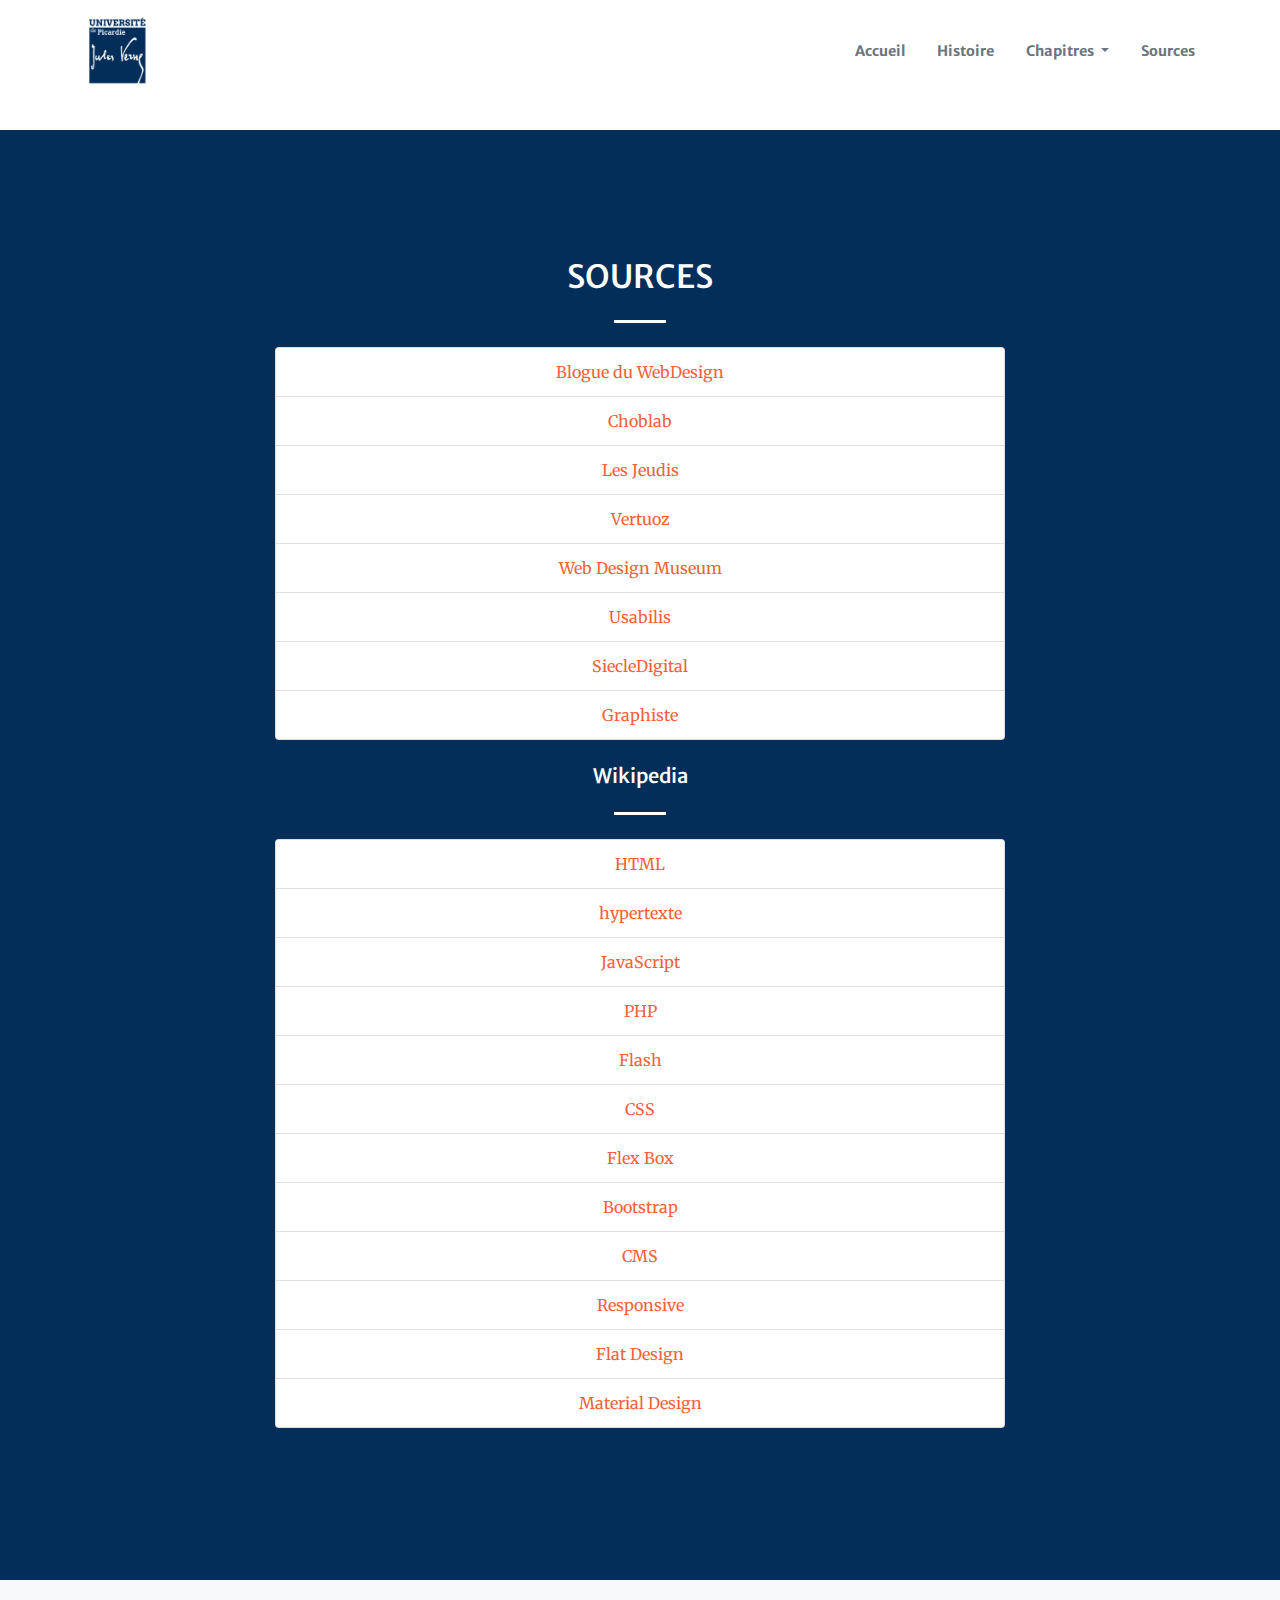
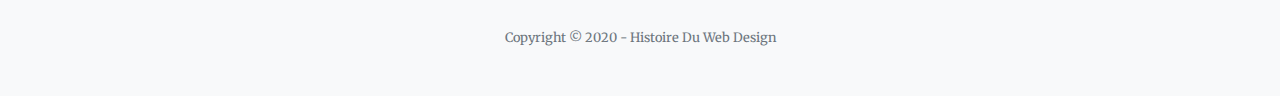
<file: pages/sources.html>
<!DOCTYPE html>
<html lang="en">

<head>

  <meta charset="utf-8">
  <meta name="viewport" content="width=device-width, initial-scale=1, shrink-to-fit=no">
  <meta name="description" content="">
  <meta name="author" content="">

  <title>Sources - Web Design</title>

  <!-- Font Awesome Icons -->
  <link href="../vendor/fontawesome-free/css/all.min.css" rel="stylesheet" type="text/css">

  <!-- Google Fonts -->
  <link href="https://fonts.googleapis.com/css?family=Merriweather+Sans:400,700" rel="stylesheet">
  <link href='https://fonts.googleapis.com/css?family=Merriweather:400,300,300italic,400italic,700,700italic' rel='stylesheet' type='text/css'>

  <!-- Plugin CSS -->
  <link href="../vendor/magnific-popup/magnific-popup.css" rel="stylesheet">

  <!-- Theme CSS - Includes Bootstrap -->
  <link href="../css/creative.min.css" rel="stylesheet">

</head>

<body id="page-top">

  <nav class="navbar navbar-expand-lg navbar-light fixed-top py-3" id="mainNav">
    <div class="container">
               <a href="../index.html" class="brand"><img src="../images/logo.png" style="width:4em"></a>
      <button class="navbar-toggler navbar-toggler-right" type="button" data-toggle="collapse" data-target="#navbarResponsive" aria-controls="navbarResponsive" aria-expanded="false" aria-label="Toggle navigation">
        <span class="navbar-toggler-icon"></span>
      </button>
      <div class="collapse navbar-collapse" id="navbarResponsive">
        <ul class="navbar-nav ml-auto my-2 my-lg-0">
          <li class="nav-item">
            <a class="nav-link js-scroll-trigger" href="../index.html">Accueil</a>
          </li>
          <li class="nav-item">
            <a class="nav-link js-scroll-trigger" href="../index.html">Histoire</a>
          </li>
          
          <li class="nav-item dropdown">
            <a class="nav-link dropdown-toggle" href="#" id="navbarDropdown" role="button" data-toggle="dropdown" aria-haspopup="true" aria-expanded="false">Chapitres
            </a>
            <div class="dropdown-menu" aria-labelledby="navbarDropdown">
              <a class="dropdown-item" href="page0.html">Definition</a>
              <a class="dropdown-item" href="page1.html">Prehistoire</a>
              <a class="dropdown-item" href="page2.html">Tableaux</a>
              <a class="dropdown-item" href="page3.html">JavaScript</a>
              <a class="dropdown-item" href="page4.html">Flash</a>
              <a class="dropdown-item" href="page5.html">CSS</a>
              <a class="dropdown-item" href="page6.html">Frameworks</a>
              <a class="dropdown-item" href="page7.html">Responsive</a>
              <a class="dropdown-item" href="page8.html">Flat</a>
              <a class="dropdown-item" href="page9.html">Après?</a>
            </div>
          </li>
          <li class="nav-item">
            <a class="nav-link js-scroll-trigger" href="sources.html">Sources</a>
          </li>
        </ul>
      </div>
    </div>
  </nav>

  <!-- Masthead -->


  <section class="page-section bg-primary" id="about" style="">
    <div class="container">
      <div class="row justify-content-center">
        <div class="col-lg-8 text-center">
          <h2 class="text-white mt-0">SOURCES </h2>
          <hr class="divider light my-4">
          <ul class="text-white-50 mb-4 list-group">
              <li class="list-group-item"><a href="https://www.blogduwebdesign.com/le-webdesign-definition-et-objectifs/">Blogue du WebDesign</a></li>
              <li class="list-group-item"><a href="https://choblab.com/web-design/petite-histoire-illustree-du-web-design-9828.html">Choblab</a></li>
              <li class="list-group-item"><a href="https://blog.lesjeudis.com/histoire-web-design-illustree">Les Jeudis</a></li>
              <li class="list-group-item"><a href="https://www.vertuoz.fr/fr/blog/7667-humeur-du-mois-evolution-du-webdesign-travers-les-ages.html">Vertuoz</a></li>
              <li class="list-group-item"><a href="https://www.webdesignmuseum.org/web-design-history">Web Design Museum</a></li>
              <li class="list-group-item"><a href="https://www.usabilis.com/flat-design/">Usabilis</a></li>
              <li class="list-group-item"><a href="https://siecledigital.fr/2015/07/21/flat-design-mort-vive-material-design/">SiecleDigital</a></li>
              <li class="list-group-item"><a href="https://graphiste.com/blog/webdesign-tendances-2021#Vers_toujours_plus_d%E2%80%99illustrations_de_dessin_anime">Graphiste</a></li>
          </ul>
          <h5 class="text-white mt-0">Wikipedia </h5>
          <hr class="divider light my-4">
          <ul class="text-white-50 mb-4 list-group">
            <li class="list-group-item"><a href="https://fr.wikipedia.org/wiki/Hypertext_Markup_Language">HTML</a></li>
            <li class="list-group-item"><a href="https://fr.wikipedia.org/wiki/Hypertexte">hypertexte</a></li>
            <li class="list-group-item"><a href="https://fr.wikipedia.org/wiki/JavaScript">JavaScript</a></li>
            <li class="list-group-item"><a href="https://fr.wikipedia.org/wiki/PHP">PHP</a></li>
            <li class="list-group-item"><a href="https://fr.wikipedia.org/wiki/Adobe_Flash_Player">Flash</a></li>
            <li class="list-group-item"><a href="https://fr.wikipedia.org/wiki/Feuilles_de_style_en_cascade">CSS</a></li>
            <li class="list-group-item"><a href="https://fr.wikipedia.org/wiki/Flex_Box_CSS">Flex Box</a></li>
            <li class="list-group-item"><a href="https://fr.wikipedia.org/wiki/Bootstrap_(framework)">Bootstrap</a></li>
            <li class="list-group-item"><a href="https://fr.wikipedia.org/wiki/Syst%C3%A8me_de_gestion_de_contenu">CMS</a></li>
            <li class="list-group-item"><a href="https://fr.wikipedia.org/wiki/Site_web_r%C3%A9actif">Responsive</a></li>
            <li class="list-group-item"><a href="https://fr.wikipedia.org/wiki/Flat_design">Flat Design</a></li>
            <li class="list-group-item"><a href="https://fr.wikipedia.org/wiki/Material_Design">Material Design</a></li>
        </ul>
        </div>
      </div>
    </div>
  </section>




  <!-- Footer -->
  <footer class="bg-light py-5">
    <div class="container">
      <div class="small text-center text-muted">Copyright &copy; 2020 - Histoire Du Web Design</div>
    </div>
  </footer>

  <!-- Bootstrap core JavaScript -->
  <script src="../vendor/jquery/jquery.min.js"></script>
  <script src="../vendor/bootstrap/js/bootstrap.bundle.min.js"></script>

  <!-- Plugin JavaScript -->
  <script src="../vendor/jquery-easing/jquery.easing.min.js"></script>
  <script src="../vendor/magnific-popup/jquery.magnific-popup.min.js"></script>

  <!-- Custom scripts for this template -->
  <script src="../js/creative.min.js"></script>

</body>

</html>
</file>
<file: css/creative.min.css>
*,::after,::before{box-sizing:border-box
}
html{font-family:sans-serif;


 	line-height:1.15;


 	-webkit-text-size-adjust:100%;


	-webkit-tap-highlight-color:transparent
}
article,aside,figcaption,figure,footer,header,hgroup,main,nav,section{display:block
}
body{margin:0;

 	font-family:Merriweather,-apple-system,BlinkMacSystemFont,"Segoe UI",Roboto,"Helvetica Neue",Arial,"Noto Sans",sans-serif,"Apple Color Emoji","Segoe UI Emoji","Segoe UI Symbol","Noto Color Emoji";


 	font-size:1rem;


 	font-weight:400;

line-height:1.5;


 	color:#212529;


 	text-align:left;


 	background-color:#fff
}
[tabindex="-1"]:focus{outline:0!important
}
hr{box-sizing:content-box;


 	height:0;


 	overflow:visible
}
h1,h2,h3,h4,h5,h6{margin-top:0;


 	margin-bottom:.5rem
}
p{margin-top:0;

	text-align: justify;
 	margin-bottom:1rem
}
abbr[data-original-title],abbr[title]{text-decoration:underline;


 	-webkit-text-decoration:underline dotted;


 	text-decoration:underline dotted;


 	cursor:help;


 	border-bottom:0;


 	-webkit-text-decoration-skip-ink:none;


 	text-decoration-skip-ink:none
}
address{margin-bottom:1rem;


 	font-style:normal;


 	line-height:inherit
}
dl,ol,ul{margin-top:0;


 	margin-bottom:1rem
}
ol ol,ol ul,ul ol,ul ul{margin-bottom:0
}
dt{font-weight:700
}
dd{margin-bottom:.5rem;


 	margin-left:0
}
blockquote{margin:0 0 1rem
}
b,strong{font-weight:bolder
}
small{font-size:80%
}
sub,sup{position:relative;


 	 -size:75%;


 											line-height:0;


 											vertical-align:baseline
}
sub{bottom:-.25em
}
sup{top:-.5em
}
a{color:#f4623a;


 												text-decoration:none;


 												background-color:transparent
}
a:hover{color:#d6370c;


 													text-decoration:underline
}
a:not([href]):not([tabindex]){color:inherit;


 														text-decoration:none
}
a:not([href]):not([tabindex]):focus,a:not([href]):not([tabindex]):hover{color:inherit;

text-decoration:none
}
a:not([href]):not([tabindex]):focus{outline:0
}
code,kbd,pre,samp{font-family:SFMono-Regular,Menlo,Monaco,Consolas,"Liberation Mono","Courier New",monospace;

font-size:1em
}
pre{margin-top:0;

margin-bottom:1rem;

overflow:auto
}
figure{margin:0 0 1rem
}
img{vertical-align:middle;

border-style:none
}
svg{overflow:hidden;

vertical-align:middle
}
table{border-collapse:collapse
}
caption{padding-top:.75rem;

padding-bottom:.75rem;

color:#6c757d;

text-align:left;

caption-side:bottom
}
th{text-align:inherit
}
label{display:inline-block;

margin-bottom:.5rem
}
button{border-radius:0
}
button:focus{outline:1px dotted;

outline:5px auto -webkit-focus-ring-color
}
button,input,optgroup,select,textarea{margin:0;

font-family:inherit;

font-size:inherit;

line-height:inherit
}
button,input{overflow:visible
}
button,select{text-transform:none
}
select{word-wrap:normal
}
[type=button],[type=reset],[type=submit],button{-webkit-appearance:button
}
[type=button]:not(:disabled),[type=reset]:not(:disabled),[type=submit]:not(:disabled),button:not(:disabled){cursor:pointer
}
[type=button]::-moz-focus-inner,[type=reset]::-moz-focus-inner,[type=submit]::-moz-focus-inner,button::-moz-focus-inner{padding:0;

border-style:none
}
input[type=checkbox],input[type=radio]{box-sizing:border-box;

padding:0
}
input[type=date],input[type=datetime-local],input[type=month],input[type=time]{-webkit-appearance:listbox
}
textarea{overflow:auto;

resize:vertical
}
fieldset{min-width:0;

padding:0;

margin:0;

border:0
}
legend{display:block;

width:100%;

max-width:100%;

padding:0;

margin-bottom:.5rem;

font-size:1.5rem;

line-height:inherit;

color:inherit;

white-space:normal
}
progress{vertical-align:baseline
}
[type=number]::-webkit-inner-spin-button,[type=number]::-webkit-outer-spin-button{height:auto
}
[type=search]{outline-offset:-2px;

-webkit-appearance:none
}
[type=search]::-webkit-search-decoration{-webkit-appearance:none
}
::-webkit-file-upload-button{font:inherit;

-webkit-appearance:button
}
output{display:inline-block
}
summary{display:list-item;

cursor:pointer
}
template{display:none
}
[hidden]{display:none!important
}
.h1,.h2,.h3,.h4,.h5,.h6,h1,h2,h3,h4,h5,h6{margin-bottom:.5rem;

font-family:"Merriweather Sans",-apple-system,BlinkMacSystemFont,"Segoe UI",Roboto,"Helvetica Neue",Arial,"Noto Sans",sans-serif,"Apple Color Emoji","Segoe UI Emoji","Segoe UI Symbol","Noto Color Emoji";

font-weight:500;

line-height:1.2
}
.h1,h1{font-size:2.5rem
}
.h2,h2{font-size:2rem
}
.h3,h3{font-size:1.75rem
}
.h4,h4{font-size:1.5rem
}
.h5,h5{font-size:1.25rem
}
.h6,h6{font-size:1rem
}
.lead{font-size:1.25rem;

font-weight:300
}
.display-1{font-size:6rem;

font-weight:300;

line-height:1.2
}
.display-2{font-size:5.5rem;

font-weight:300;

line-height:1.2
}
.display-3{font-size:4.5rem;

font-weight:300;

line-height:1.2
}
.display-4{font-size:3.5rem;

font-weight:300;

line-height:1.2
}
hr{margin-top:1rem;

margin-bottom:1rem;

border:0;

border-top:1px solid rgba(0,0,0,.1)
}
.small,small{font-size:80%;

font-weight:400
}
.mark,mark{padding:.2em;

background-color:#fcf8e3
}
.list-unstyled{padding-left:0;

list-style:none
}
.list-inline{padding-left:0;

list-style:none
}
.list-inline-item{display:inline-block
}
.list-inline-item:not(:last-child){margin-right:.5rem
}
.initialism{font-size:90%;

text-transform:uppercase
}
.blockquote{margin-bottom:1rem;

font-size:1.25rem
}
.blockquote-footer{display:block;

font-size:80%;

color:#6c757d
}
.blockquote-footer::before{content:"\2014\00A0"
}
.img-fluid{max-width:100%;

height:auto
}
.img-thumbnail{padding:.25rem;

background-color:#fff;

border:1px solid #dee2e6;

border-radius:.25rem;

max-width:100%;

height:auto
}
.figure{display:inline-block
}
.figure-img{margin-bottom:.5rem;

line-height:1
}
.figure-caption{font-size:90%;

color:#6c757d
}
code{font-size:87.5%;

color:#e83e8c;

word-break:break-word
}
a>code{color:inherit
}
kbd{padding:.2rem .4rem;

font-size:87.5%;

color:#fff;

background-color:#212529;

border-radius:.2rem
}
kbd kbd{padding:0;

font-size:100%;

font-weight:700
}
pre{display:block;

font-size:87.5%;

color:#212529
}
pre code{font-size:inherit;

color:inherit;

word-break:normal
}
.pre-scrollable{max-height:340px;

overflow-y:scroll
}
.container{width:100%;

padding-right:15px;

padding-left:15px;

margin-right:auto;

margin-left:auto
}

@media (min-width:576px){.container{max-width:540px
}

}
@media (min-width:768px){.container{max-width:720px
}

}
@media (min-width:992px){.container{max-width:960px
}

}
@media (min-width:1200px){.container{max-width:1140px
}

}
.container-fluid{width:100%;

padding-right:15px;

padding-left:15px;

margin-right:auto;

margin-left:auto
}
.row{display:flex;

flex-wrap:wrap;

margin-right:-15px;

margin-left:-15px
}
.no-gutters{margin-right:0;

margin-left:0
}
.no-gutters>.col,.no-gutters>[class*=col-]{padding-right:0;

padding-left:0
}
.col,.col-1,.col-10,.col-11,.col-12,.col-2,.col-3,.col-4,.col-5,.col-6,.col-7,.col-8,.col-9,.col-auto,.col-lg,.col-lg-1,.col-lg-10,.col-lg-11,.col-lg-12,.col-lg-2,.col-lg-3,.col-lg-4,.col-lg-5,.col-lg-6,.col-lg-7,.col-lg-8,.col-lg-9,.col-lg-auto,.col-md,.col-md-1,.col-md-10,.col-md-11,.col-md-12,.col-md-2,.col-md-3,.col-md-4,.col-md-5,.col-md-6,.col-md-7,.col-md-8,.col-md-9,.col-md-auto,.col-sm,.col-sm-1,.col-sm-10,.col-sm-11,.col-sm-12,.col-sm-2,.col-sm-3,.col-sm-4,.col-sm-5,.col-sm-6,.col-sm-7,.col-sm-8,.col-sm-9,.col-sm-auto,.col-xl,.col-xl-1,.col-xl-10,.col-xl-11,.col-xl-12,.col-xl-2,.col-xl-3,.col-xl-4,.col-xl-5,.col-xl-6,.col-xl-7,.col-xl-8,.col-xl-9,.col-xl-auto{position:relative;

width:100%;

padding-right:15px;

padding-left:15px
}
.col{flex-basis:0;

flex-grow:1;

max-width:100%
}
.col-auto{flex:0 0 auto;

width:auto;

max-width:100%
}
.col-1{flex:0 0 8.33333%;

max-width:8.33333%
}
.col-2{flex:0 0 16.66667%;

max-width:16.66667%
}
.col-3{flex:0 0 25%;

max-width:25%
}
.col-4{flex:0 0 33.33333%;

max-width:33.33333%
}
.col-5{flex:0 0 41.66667%;

max-width:41.66667%
}
.col-6{flex:0 0 50%;

max-width:50%
}
.col-7{flex:0 0 58.33333%;

max-width:58.33333%
}
.col-8{flex:0 0 66.66667%;

max-width:66.66667%
}
.col-9{flex:0 0 75%;

max-width:75%
}
.col-10{flex:0 0 83.33333%;

max-width:83.33333%
}
.col-11{flex:0 0 91.66667%;

max-width:91.66667%
}
.col-12{flex:0 0 100%;

max-width:100%
}
.order-first{order:-1
}
.order-last{order:13
}
.order-0{order:0
}
.order-1{order:1
}
.order-2{order:2
}
.order-3{order:3
}
.order-4{order:4
}
.order-5{order:5
}
.order-6{order:6
}
.order-7{order:7
}
.order-8{order:8
}
.order-9{order:9
}
.order-10{order:10
}
.order-11{order:11
}
.order-12{order:12
}
.offset-1{margin-left:8.33333%
}
.offset-2{margin-left:16.66667%
}
.offset-3{margin-left:25%
}
.offset-4{margin-left:33.33333%
}
.offset-5{margin-left:41.66667%
}
.offset-6{margin-left:50%
}
.offset-7{margin-left:58.33333%
}
.offset-8{margin-left:66.66667%
}
.offset-9{margin-left:75%
}
.offset-10{margin-left:83.33333%
}
.offset-11{margin-left:91.66667%
}
@media (min-width:576px){.col-sm{flex-basis:0;

flex-grow:1;

max-width:100%
}
.col-sm-auto{flex:0 0 auto;

width:auto;

max-width:100%
}
.col-sm-1{flex:0 0 8.33333%;

max-width:8.33333%
}
.col-sm-2{flex:0 0 16.66667%;

max-width:16.66667%
}
.col-sm-3{flex:0 0 25%;

max-width:25%
}
.col-sm-4{flex:0 0 33.33333%;

max-width:33.33333%
}
.col-sm-5{flex:0 0 41.66667%;

max-width:41.66667%
}
.col-sm-6{flex:0 0 50%;

max-width:50%
}
.col-sm-7{flex:0 0 58.33333%;

max-width:58.33333%
}
.col-sm-8{flex:0 0 66.66667%;

max-width:66.66667%
}
.col-sm-9{flex:0 0 75%;

max-width:75%
}
.col-sm-10{flex:0 0 83.33333%;

max-width:83.33333%
}
.col-sm-11{flex:0 0 91.66667%;

max-width:91.66667%
}
.col-sm-12{flex:0 0 100%;

max-width:100%
}
.order-sm-first{order:-1
}
.order-sm-last{order:13
}
.order-sm-0{order:0
}
.order-sm-1{order:1
}
.order-sm-2{order:2
}
.order-sm-3{order:3
}
.order-sm-4{order:4
}
.order-sm-5{order:5
}
.order-sm-6{order:6
}
.order-sm-7{order:7
}
.order-sm-8{order:8
}
.order-sm-9{order:9
}
.order-sm-10{order:10
}
.order-sm-11{order:11
}
.order-sm-12{order:12
}
.offset-sm-0{margin-left:0
}
.offset-sm-1{margin-left:8.33333%
}
.offset-sm-2{margin-left:16.66667%
}
.offset-sm-3{margin-left:25%
}
.offset-sm-4{margin-left:33.33333%
}
.offset-sm-5{margin-left:41.66667%
}
.offset-sm-6{margin-left:50%
}
.offset-sm-7{margin-left:58.33333%
}
.offset-sm-8{margin-left:66.66667%
}
.offset-sm-9{margin-left:75%
}
.offset-sm-10{margin-left:83.33333%
}
.offset-sm-11{margin-left:91.66667%
}

}
@media (min-width:768px){.col-md{flex-basis:0;

flex-grow:1;

max-width:100%
}
.col-md-auto{flex:0 0 auto;

width:auto;

max-width:100%
}
.col-md-1{flex:0 0 8.33333%;

max-width:8.33333%
}
.col-md-2{flex:0 0 16.66667%;

max-width:16.66667%
}
.col-md-3{flex:0 0 25%;

max-width:25%
}
.col-md-4{flex:0 0 33.33333%;

max-width:33.33333%
}
.col-md-5{flex:0 0 41.66667%;

max-width:41.66667%
}
.col-md-6{flex:0 0 50%;

max-width:50%
}
.col-md-7{flex:0 0 58.33333%;

max-width:58.33333%
}
.col-md-8{flex:0 0 66.66667%;

max-width:66.66667%
}
.col-md-9{flex:0 0 75%;

max-width:75%
}
.col-md-10{flex:0 0 83.33333%;

max-width:83.33333%
}
.col-md-11{flex:0 0 91.66667%;

max-width:91.66667%
}
.col-md-12{flex:0 0 100%;

max-width:100%
}
.order-md-first{order:-1
}
.order-md-last{order:13
}
.order-md-0{order:0
}
.order-md-1{order:1
}
.order-md-2{order:2
}
.order-md-3{order:3
}
.order-md-4{order:4
}
.order-md-5{order:5
}
.order-md-6{order:6
}
.order-md-7{order:7
}
.order-md-8{order:8
}
.order-md-9{order:9
}
.order-md-10{order:10
}
.order-md-11{order:11
}
.order-md-12{order:12
}
.offset-md-0{margin-left:0
}
.offset-md-1{margin-left:8.33333%
}
.offset-md-2{margin-left:16.66667%
}
.offset-md-3{margin-left:25%
}
.offset-md-4{margin-left:33.33333%
}
.offset-md-5{margin-left:41.66667%
}
.offset-md-6{margin-left:50%
}
.offset-md-7{margin-left:58.33333%
}
.offset-md-8{margin-left:66.66667%
}
.offset-md-9{margin-left:75%
}
.offset-md-10{margin-left:83.33333%
}
.offset-md-11{margin-left:91.66667%
}

}
@media (min-width:992px){.col-lg{flex-basis:0;

flex-grow:1;

max-width:100%
}
.col-lg-auto{flex:0 0 auto;

width:auto;

max-width:100%
}
.col-lg-1{flex:0 0 8.33333%;

max-width:8.33333%
}
.col-lg-2{flex:0 0 16.66667%;

max-width:16.66667%
}
.col-lg-3{flex:0 0 25%;

max-width:25%
}
.col-lg-4{flex:0 0 33.33333%;

max-width:33.33333%
}
.col-lg-5{flex:0 0 41.66667%;

max-width:41.66667%
}
.col-lg-6{flex:0 0 50%;

max-width:50%
}
.col-lg-7{flex:0 0 58.33333%;

max-width:58.33333%
}
.col-lg-8{flex:0 0 66.66667%;

max-width:66.66667%
}
.col-lg-9{flex:0 0 75%;

max-width:75%
}
.col-lg-10{flex:0 0 83.33333%;

max-width:83.33333%
}
.col-lg-11{flex:0 0 91.66667%;

max-width:91.66667%
}
.col-lg-12{flex:0 0 100%;

max-width:100%
}
.order-lg-first{order:-1
}
.order-lg-last{order:13
}
.order-lg-0{order:0
}
.order-lg-1{order:1
}
.order-lg-2{order:2
}
.order-lg-3{order:3
}
.order-lg-4{order:4
}
.order-lg-5{order:5
}
.order-lg-6{order:6
}
.order-lg-7{order:7
}
.order-lg-8{order:8
}
.order-lg-9{order:9
}
.order-lg-10{order:10
}
.order-lg-11{order:11
}
.order-lg-12{order:12
}
.offset-lg-0{margin-left:0
}
.offset-lg-1{margin-left:8.33333%
}
.offset-lg-2{margin-left:16.66667%
}
.offset-lg-3{margin-left:25%
}
.offset-lg-4{margin-left:33.33333%
}
.offset-lg-5{margin-left:41.66667%
}
.offset-lg-6{margin-left:50%
}
.offset-lg-7{margin-left:58.33333%
}
.offset-lg-8{margin-left:66.66667%
}
.offset-lg-9{margin-left:75%
}
.offset-lg-10{margin-left:83.33333%
}
.offset-lg-11{margin-left:91.66667%
}

}
@media (min-width:1200px){.col-xl{flex-basis:0;

flex-grow:1;

max-width:100%
}
.col-xl-auto{flex:0 0 auto;

width:auto;

max-width:100%
}
.col-xl-1{flex:0 0 8.33333%;

max-width:8.33333%
}
.col-xl-2{flex:0 0 16.66667%;

max-width:16.66667%
}
.col-xl-3{flex:0 0 25%;

max-width:25%
}
.col-xl-4{flex:0 0 33.33333%;

max-width:33.33333%
}
.col-xl-5{flex:0 0 41.66667%;

max-width:41.66667%
}
.col-xl-6{flex:0 0 50%;

max-width:50%
}
.col-xl-7{flex:0 0 58.33333%;

max-width:58.33333%
}
.col-xl-8{flex:0 0 66.66667%;

max-width:66.66667%
}
.col-xl-9{flex:0 0 75%;

max-width:75%
}
.col-xl-10{flex:0 0 83.33333%;

max-width:83.33333%
}
.col-xl-11{flex:0 0 91.66667%;

max-width:91.66667%
}
.col-xl-12{flex:0 0 100%;

max-width:100%
}
.order-xl-first{order:-1
}
.order-xl-last{order:13
}
.order-xl-0{order:0
}
.order-xl-1{order:1
}
.order-xl-2{order:2
}
.order-xl-3{order:3
}
.order-xl-4{order:4
}
.order-xl-5{order:5
}
.order-xl-6{order:6
}
.order-xl-7{order:7
}
.order-xl-8{order:8
}
.order-xl-9{order:9
}
.order-xl-10{order:10
}
.order-xl-11{order:11
}
.order-xl-12{order:12
}
.offset-xl-0{margin-left:0
}
.offset-xl-1{margin-left:8.33333%
}
.offset-xl-2{margin-left:16.66667%
}
.offset-xl-3{margin-left:25%
}
.offset-xl-4{margin-left:33.33333%
}
.offset-xl-5{margin-left:41.66667%
}
.offset-xl-6{margin-left:50%
}
.offset-xl-7{margin-left:58.33333%
}
.offset-xl-8{margin-left:66.66667%
}
.offset-xl-9{margin-left:75%
}
.offset-xl-10{margin-left:83.33333%
}
.offset-xl-11{margin-left:91.66667%
}

}
.table{width:100%;

margin-bottom:1rem;

color:#212529
}
.table td,.table th{padding:.75rem;

vertical-align:top;

border-top:1px solid #dee2e6
}
.table thead th{vertical-align:bottom;

border-bottom:2px solid #dee2e6
}
.table tbody+tbody{border-top:2px solid #dee2e6
}
.table-sm td,.table-sm th{padding:.3rem
}
.table-bordered{border:1px solid #dee2e6
}
.table-bordered td,.table-bordered th{border:1px solid #dee2e6
}
.table-bordered thead td,.table-bordered thead th{border-bottom-width:2px
}
.table-borderless tbody+tbody,.table-borderless td,.table-borderless th,.table-borderless thead th{border:0
}
.table-striped tbody tr:nth-of-type(odd){background-color:rgba(0,0,0,.05)
}
.table-hover tbody tr:hover{color:#212529;

background-color:rgba(0,0,0,.075)
}
.table-primary,.table-primary>td,.table-primary>th{background-color:#fcd3c8
}
.table-primary tbody+tbody,.table-primary td,.table-primary th,.table-primary thead th{border-color:#f9ad99
}
.table-hover .table-primary:hover{background-color:#fbc0b0
}
.table-hover .table-primary:hover>td,.table-hover .table-primary:hover>th{background-color:#fbc0b0
}
.table-secondary,.table-secondary>td,.table-secondary>th{background-color:#d6d8db
}
.table-secondary tbody+tbody,.table-secondary td,.table-secondary th,.table-secondary thead th{border-color:#b3b7bb
}
.table-hover .table-secondary:hover{background-color:#c8cbcf
}
.table-hover .table-secondary:hover>td,.table-hover .table-secondary:hover>th{background-color:#c8cbcf
}
.table-success,.table-success>td,.table-success>th{background-color:#c3e6cb
}
.table-success tbody+tbody,.table-success td,.table-success th,.table-success thead th{border-color:#8fd19e
}
.table-hover .table-success:hover{background-color:#b1dfbb
}
.table-hover .table-success:hover>td,.table-hover .table-success:hover>th{background-color:#b1dfbb
}
.table-info,.table-info>td,.table-info>th{background-color:#bee5eb
}
.table-info tbody+tbody,.table-info td,.table-info th,.table-info thead th{border-color:#86cfda
}
.table-hover .table-info:hover{background-color:#abdde5
}
.table-hover .table-info:hover>td,.table-hover .table-info:hover>th{background-color:#abdde5
}
.table-warning,.table-warning>td,.table-warning>th{background-color:#ffeeba
}
.table-warning tbody+tbody,.table-warning td,.table-warning th,.table-warning thead th{border-color:#ffdf7e
}
.table-hover .table-warning:hover{background-color:#ffe8a1
}
.table-hover .table-warning:hover>td,.table-hover .table-warning:hover>th{background-color:#ffe8a1
}
.table-danger,.table-danger>td,.table-danger>th{background-color:#f5c6cb
}
.table-danger tbody+tbody,.table-danger td,.table-danger th,.table-danger thead th{border-color:#ed969e
}
.table-hover .table-danger:hover{background-color:#f1b0b7
}
.table-hover .table-danger:hover>td,.table-hover .table-danger:hover>th{background-color:#f1b0b7
}
.table-light,.table-light>td,.table-light>th{background-color:#fdfdfe
}
.table-light tbody+tbody,.table-light td,.table-light th,.table-light thead th{border-color:#fbfcfc
}
.table-hover .table-light:hover{background-color:#ececf6
}
.table-hover .table-light:hover>td,.table-hover .table-light:hover>th{background-color:#ececf6
}
.table-dark,.table-dark>td,.table-dark>th{background-color:#c6c8ca
}
.table-dark tbody+tbody,.table-dark td,.table-dark th,.table-dark thead th{border-color:#95999c
}
.table-hover .table-dark:hover{background-color:#b9bbbe
}
.table-hover .table-dark:hover>td,.table-hover .table-dark:hover>th{background-color:#b9bbbe
}
.table-active,.table-active>td,.table-active>th{background-color:rgba(0,0,0,.075)
}
.table-hover .table-active:hover{background-color:rgba(0,0,0,.075)
}
.table-hover .table-active:hover>td,.table-hover .table-active:hover>th{background-color:rgba(0,0,0,.075)
}
.table .thead-dark th{color:#fff;

background-color:#343a40;

border-color:#454d55
}
.table .thead-light th{color:#495057;

background-color:#e9ecef;

border-color:#dee2e6
}
.table-dark{color:#fff;

background-color:#343a40
}
.table-dark td,.table-dark th,.table-dark thead th{border-color:#454d55
}
.table-dark.table-bordered{border:0
}
.table-dark.table-striped tbody tr:nth-of-type(odd){background-color:rgba(255,255,255,.05)
}
.table-dark.table-hover tbody tr:hover{color:#fff;

background-color:rgba(255,255,255,.075)
}
@media (max-width:575.98px){.table-responsive-sm{display:block;

width:100%;

overflow-x:auto;

-webkit-overflow-scrolling:touch
}
.table-responsive-sm>.table-bordered{border:0
}

}
@media (max-width:767.98px){.table-responsive-md{display:block;

width:100%;

overflow-x:auto;

-webkit-overflow-scrolling:touch
}
.table-responsive-md>.table-bordered{border:0
}

}
@media (max-width:991.98px){.table-responsive-lg{display:block;

width:100%;

overflow-x:auto;

-webkit-overflow-scrolling:touch
}
.table-responsive-lg>.table-bordered{border:0
}

}
@media (max-width:1199.98px){.table-responsive-xl{display:block;

width:100%;

overflow-x:auto;

-webkit-overflow-scrolling:touch
}
.table-responsive-xl>.table-bordered{border:0
}

}
.table-responsive{display:block;

width:100%;

overflow-x:auto;

-webkit-overflow-scrolling:touch
}
.table-responsive>.table-bordered{border:0
}
.form-control{display:block;

width:100%;

height:calc(1.5em + .75rem + 2px);

padding:.375rem .75rem;

font-size:1rem;

font-weight:400;

line-height:1.5;

color:#495057;

background-color:#fff;

background-clip:padding-box;

border:1px solid #ced4da;

border-radius:.25rem;

transition:border-color .15s ease-in-out,box-shadow .15s ease-in-out
}
@media (prefers-reduced-motion:reduce){.form-control{transition:none
}

}
.form-control::-ms-expand{background-color:transparent;

border:0
}
.form-control:focus{color:#495057;

background-color:#fff;

border-color:#fbc2b3;

outline:0;

box-shadow:0 0 0 .2rem rgba(244,98,58,.25)
}
.form-control::-webkit-input-placeholder{color:#6c757d;

opacity:1
}
.form-control::-moz-placeholder{color:#6c757d;

opacity:1
}
.form-control:-ms-input-placeholder{color:#6c757d;

opacity:1
}
.form-control::-ms-input-placeholder{color:#6c757d;

opacity:1
}
.form-control::placeholder{color:#6c757d;

opacity:1
}
.form-control:disabled,.form-control[readonly]{background-color:#e9ecef;

opacity:1
}
select.form-control:focus::-ms-value{color:#495057;

background-color:#fff
}
.form-control-file,.form-control-range{display:block;

width:100%
}
.col-form-label{padding-top:calc(.375rem + 1px);

padding-bottom:calc(.375rem + 1px);

margin-bottom:0;

font-size:inherit;

line-height:1.5
}
.col-form-label-lg{padding-top:calc(.5rem + 1px);

padding-bottom:calc(.5rem + 1px);

font-size:1.25rem;

line-height:1.5
}
.col-form-label-sm{padding-top:calc(.25rem + 1px);

padding-bottom:calc(.25rem + 1px);

font-size:.875rem;

line-height:1.5
}
.form-control-plaintext{display:block;

width:100%;

padding-top:.375rem;

padding-bottom:.375rem;

margin-bottom:0;

line-height:1.5;

color:#212529;

background-color:transparent;

border:solid transparent;

border-width:1px 0
}
.form-control-plaintext.form-control-lg,.form-control-plaintext.form-control-sm{padding-right:0;

padding-left:0
}
.form-control-sm{height:calc(1.5em + .5rem + 2px);

padding:.25rem .5rem;

font-size:.875rem;

line-height:1.5;

border-radius:.2rem
}
.form-control-lg{height:calc(1.5em + 1rem + 2px);

padding:.5rem 1rem;

font-size:1.25rem;

line-height:1.5;

border-radius:.3rem
}
select.form-control[multiple],select.form-control[size]{height:auto
}
textarea.form-control{height:auto
}
.form-group{margin-bottom:1rem
}
.form-text{display:block;

margin-top:.25rem
}
.form-row{display:flex;

flex-wrap:wrap;

margin-right:-5px;

margin-left:-5px
}
.form-row>.col,.form-row>[class*=col-]{padding-right:5px;

padding-left:5px
}
.form-check{position:relative;

display:block;

padding-left:1.25rem
}
.form-check-input{position:absolute;

margin-top:.3rem;

margin-left:-1.25rem
}
.form-check-input:disabled~.form-check-label{color:#6c757d
}
.form-check-label{margin-bottom:0
}
.form-check-inline{display:inline-flex;

align-items:center;

padding-left:0;

margin-right:.75rem
}
.form-check-inline .form-check-input{position:static;

margin-top:0;

margin-right:.3125rem;

margin-left:0
}
.valid-feedback{display:none;

width:100%;

margin-top:.25rem;

font-size:80%;

color:#28a745
}
.valid-tooltip{position:absolute;

top:100%;

z-index:5;

display:none;

max-width:100%;

padding:.25rem .5rem;

margin-top:.1rem;

font-size:.875rem;

line-height:1.5;

color:#fff;

background-color:rgba(40,167,69,.9);

border-radius:.25rem
}
.form-control.is-valid,.was-validated .form-control:valid{border-color:#28a745;

padding-right:calc(1.5em + .75rem);

background-image:url("data:image/svg+xml,%3csvg xmlns='http://www.w3.org/2000/svg' viewBox='0 0 8 8'%3e%3cpath fill='%2328a745' d='M2.3 6.73L.6 4.53c-.4-1.04.46-1.4 1.1-.8l1.1 1.4 3.4-3.8c.6-.63 1.6-.27 1.2.7l-4 4.6c-.43.5-.8.4-1.1.1z'/%3e%3c/svg%3e");

background-repeat:no-repeat;

background-position:center right calc(.375em + .1875rem);

background-size:calc(.75em + .375rem) calc(.75em + .375rem)
}
.form-control.is-valid:focus,.was-validated .form-control:valid:focus{border-color:#28a745;

box-shadow:0 0 0 .2rem rgba(40,167,69,.25)
}
.form-control.is-valid~.valid-feedback,.form-control.is-valid~.valid-tooltip,.was-validated .form-control:valid~.valid-feedback,.was-validated .form-control:valid~.valid-tooltip{display:block
}
.was-validated textarea.form-control:valid,textarea.form-control.is-valid{padding-right:calc(1.5em + .75rem);

background-position:top calc(.375em + .1875rem) right calc(.375em + .1875rem)
}
.custom-select.is-valid,.was-validated .custom-select:valid{border-color:#28a745;

padding-right:calc((1em + .75rem) * 3 / 4 + 1.75rem);

background:url("data:image/svg+xml,%3csvg xmlns='http://www.w3.org/2000/svg' viewBox='0 0 4 5'%3e%3cpath fill='%23343a40' d='M2 0L0 2h4zm0 5L0 3h4z'/%3e%3c/svg%3e") no-repeat right .75rem center/8px 10px,url("data:image/svg+xml,%3csvg xmlns='http://www.w3.org/2000/svg' viewBox='0 0 8 8'%3e%3cpath fill='%2328a745' d='M2.3 6.73L.6 4.53c-.4-1.04.46-1.4 1.1-.8l1.1 1.4 3.4-3.8c.6-.63 1.6-.27 1.2.7l-4 4.6c-.43.5-.8.4-1.1.1z'/%3e%3c/svg%3e") #fff no-repeat center right 1.75rem/calc(.75em + .375rem) calc(.75em + .375rem)
}
.custom-select.is-valid:focus,.was-validated .custom-select:valid:focus{border-color:#28a745;

box-shadow:0 0 0 .2rem rgba(40,167,69,.25)
}
.custom-select.is-valid~.valid-feedback,.custom-select.is-valid~.valid-tooltip,.was-validated .custom-select:valid~.valid-feedback,.was-validated .custom-select:valid~.valid-tooltip{display:block
}
.form-control-file.is-valid~.valid-feedback,.form-control-file.is-valid~.valid-tooltip,.was-validated .form-control-file:valid~.valid-feedback,.was-validated .form-control-file:valid~.valid-tooltip{display:block
}
.form-check-input.is-valid~.form-check-label,.was-validated .form-check-input:valid~.form-check-label{color:#28a745
}
.form-check-input.is-valid~.valid-feedback,.form-check-input.is-valid~.valid-tooltip,.was-validated .form-check-input:valid~.valid-feedback,.was-validated .form-check-input:valid~.valid-tooltip{display:block
}
.custom-control-input.is-valid~.custom-control-label,.was-validated .custom-control-input:valid~.custom-control-label{color:#28a745
}
.custom-control-input.is-valid~.custom-control-label::before,.was-validated .custom-control-input:valid~.custom-control-label::before{border-color:#28a745
}
.custom-control-input.is-valid~.valid-feedback,.custom-control-input.is-valid~.valid-tooltip,.was-validated .custom-control-input:valid~.valid-feedback,.was-validated .custom-control-input:valid~.valid-tooltip{display:block
}
.custom-control-input.is-valid:checked~.custom-control-label::before,.was-validated .custom-control-input:valid:checked~.custom-control-label::before{border-color:#34ce57;

background-color:#34ce57
}
.custom-control-input.is-valid:focus~.custom-control-label::before,.was-validated .custom-control-input:valid:focus~.custom-control-label::before{box-shadow:0 0 0 .2rem rgba(40,167,69,.25)
}
.custom-control-input.is-valid:focus:not(:checked)~.custom-control-label::before,.was-validated .custom-control-input:valid:focus:not(:checked)~.custom-control-label::before{border-color:#28a745
}
.custom-file-input.is-valid~.custom-file-label,.was-validated .custom-file-input:valid~.custom-file-label{border-color:#28a745
}
.custom-file-input.is-valid~.valid-feedback,.custom-file-input.is-valid~.valid-tooltip,.was-validated .custom-file-input:valid~.valid-feedback,.was-validated .custom-file-input:valid~.valid-tooltip{display:block
}
.custom-file-input.is-valid:focus~.custom-file-label,.was-validated .custom-file-input:valid:focus~.custom-file-label{border-color:#28a745;

box-shadow:0 0 0 .2rem rgba(40,167,69,.25)
}
.invalid-feedback{display:none;

width:100%;

margin-top:.25rem;

font-size:80%;

color:#dc3545
}
.invalid-tooltip{position:absolute;

top:100%;

z-index:5;

display:none;

max-width:100%;

padding:.25rem .5rem;

margin-top:.1rem;

font-size:.875rem;

line-height:1.5;

color:#fff;

background-color:rgba(220,53,69,.9);

border-radius:.25rem
}
.form-control.is-invalid,.was-validated .form-control:invalid{border-color:#dc3545;

padding-right:calc(1.5em + .75rem);

background-image:url("data:image/svg+xml,%3csvg xmlns='http://www.w3.org/2000/svg' fill='%23dc3545' viewBox='-2 -2 7 7'%3e%3cpath stroke='%23dc3545' d='M0 0l3 3m0-3L0 3'/%3e%3ccircle r='.5'/%3e%3ccircle cx='3' r='.5'/%3e%3ccircle cy='3' r='.5'/%3e%3ccircle cx='3' cy='3' r='.5'/%3e%3c/svg%3E");

background-repeat:no-repeat;

background-position:center right calc(.375em + .1875rem);

background-size:calc(.75em + .375rem) calc(.75em + .375rem)
}
.form-control.is-invalid:focus,.was-validated .form-control:invalid:focus{border-color:#dc3545;

box-shadow:0 0 0 .2rem rgba(220,53,69,.25)
}
.form-control.is-invalid~.invalid-feedback,.form-control.is-invalid~.invalid-tooltip,.was-validated .form-control:invalid~.invalid-feedback,.was-validated .form-control:invalid~.invalid-tooltip{display:block
}
.was-validated textarea.form-control:invalid,textarea.form-control.is-invalid{padding-right:calc(1.5em + .75rem);

background-position:top calc(.375em + .1875rem) right calc(.375em + .1875rem)
}
.custom-select.is-invalid,.was-validated .custom-select:invalid{border-color:#dc3545;

padding-right:calc((1em + .75rem) * 3 / 4 + 1.75rem);

background:url("data:image/svg+xml,%3csvg xmlns='http://www.w3.org/2000/svg' viewBox='0 0 4 5'%3e%3cpath fill='%23343a40' d='M2 0L0 2h4zm0 5L0 3h4z'/%3e%3c/svg%3e") no-repeat right .75rem center/8px 10px,url("data:image/svg+xml,%3csvg xmlns='http://www.w3.org/2000/svg' fill='%23dc3545' viewBox='-2 -2 7 7'%3e%3cpath stroke='%23dc3545' d='M0 0l3 3m0-3L0 3'/%3e%3ccircle r='.5'/%3e%3ccircle cx='3' r='.5'/%3e%3ccircle cy='3' r='.5'/%3e%3ccircle cx='3' cy='3' r='.5'/%3e%3c/svg%3E") #fff no-repeat center right 1.75rem/calc(.75em + .375rem) calc(.75em + .375rem)
}
.custom-select.is-invalid:focus,.was-validated .custom-select:invalid:focus{border-color:#dc3545;

box-shadow:0 0 0 .2rem rgba(220,53,69,.25)
}
.custom-select.is-invalid~.invalid-feedback,.custom-select.is-invalid~.invalid-tooltip,.was-validated .custom-select:invalid~.invalid-feedback,.was-validated .custom-select:invalid~.invalid-tooltip{display:block
}
.form-control-file.is-invalid~.invalid-feedback,.form-control-file.is-invalid~.invalid-tooltip,.was-validated .form-control-file:invalid~.invalid-feedback,.was-validated .form-control-file:invalid~.invalid-tooltip{display:block
}
.form-check-input.is-invalid~.form-check-label,.was-validated .form-check-input:invalid~.form-check-label{color:#dc3545
}
.form-check-input.is-invalid~.invalid-feedback,.form-check-input.is-invalid~.invalid-tooltip,.was-validated .form-check-input:invalid~.invalid-feedback,.was-validated .form-check-input:invalid~.invalid-tooltip{display:block
}
.custom-control-input.is-invalid~.custom-control-label,.was-validated .custom-control-input:invalid~.custom-control-label{color:#dc3545
}
.custom-control-input.is-invalid~.custom-control-label::before,.was-validated .custom-control-input:invalid~.custom-control-label::before{border-color:#dc3545
}
.custom-control-input.is-invalid~.invalid-feedback,.custom-control-input.is-invalid~.invalid-tooltip,.was-validated .custom-control-input:invalid~.invalid-feedback,.was-validated .custom-control-input:invalid~.invalid-tooltip{display:block
}
.custom-control-input.is-invalid:checked~.custom-control-label::before,.was-validated .custom-control-input:invalid:checked~.custom-control-label::before{border-color:#e4606d;

background-color:#e4606d
}
.custom-control-input.is-invalid:focus~.custom-control-label::before,.was-validated .custom-control-input:invalid:focus~.custom-control-label::before{box-shadow:0 0 0 .2rem rgba(220,53,69,.25)
}
.custom-control-input.is-invalid:focus:not(:checked)~.custom-control-label::before,.was-validated .custom-control-input:invalid:focus:not(:checked)~.custom-control-label::before{border-color:#dc3545
}
.custom-file-input.is-invalid~.custom-file-label,.was-validated .custom-file-input:invalid~.custom-file-label{border-color:#dc3545
}
.custom-file-input.is-invalid~.invalid-feedback,.custom-file-input.is-invalid~.invalid-tooltip,.was-validated .custom-file-input:invalid~.invalid-feedback,.was-validated .custom-file-input:invalid~.invalid-tooltip{display:block
}
.custom-file-input.is-invalid:focus~.custom-file-label,.was-validated .custom-file-input:invalid:focus~.custom-file-label{border-color:#dc3545;

box-shadow:0 0 0 .2rem rgba(220,53,69,.25)
}
.form-inline{display:flex;

flex-flow:row wrap;

align-items:center
}
.form-inline .form-check{width:100%
}
@media (min-width:576px){.form-inline label{display:flex;

align-items:center;

justify-content:center;

margin-bottom:0
}
.form-inline .form-group{display:flex;

flex:0 0 auto;

flex-flow:row wrap;

align-items:center;

margin-bottom:0
}
.form-inline .form-control{display:inline-block;

width:auto;

vertical-align:middle
}
.form-inline .form-control-plaintext{display:inline-block
}
.form-inline .custom-select,.form-inline .input-group{width:auto
}
.form-inline .form-check{display:flex;

align-items:center;

justify-content:center;

width:auto;

padding-left:0
}
.form-inline .form-check-input{position:relative;

flex-shrink:0;

margin-top:0;

margin-right:.25rem;

margin-left:0
}
.form-inline .custom-control{align-items:center;

justify-content:center
}
.form-inline .custom-control-label{margin-bottom:0
}

}
.btn{display:inline-block;

font-weight:400;

color:#212529;

text-align:center;

vertical-align:middle;

-webkit-user-select:none;

-moz-user-select:none;

-ms-user-select:none;

user-select:none;

background-color:transparent;

border:1px solid transparent;

padding:.375rem .75rem;

font-size:1rem;

line-height:1.5;

border-radius:.25rem;

transition:color .15s ease-in-out,background-color .15s ease-in-out,border-color .15s ease-in-out,box-shadow .15s ease-in-out
}
@media (prefers-reduced-motion:reduce){.btn{transition:none
}

}
.btn:hover{color:#212529;

text-decoration:none
}
.btn.focus,.btn:focus{outline:0;

box-shadow:0 0 0 .2rem rgba(244,98,58,.25)
}
.btn.disabled,.btn:disabled{opacity:.65
}
a.btn.disabled,fieldset:disabled a.btn{pointer-events:none
}
.btn-primary{color:#fff;

background-color:#f4623a;

border-color:#f4623a
}
.btn-primary:hover{color:#fff;

background-color:#f24516;

border-color:#ee3e0d
}
.btn-primary.focus,.btn-primary:focus{box-shadow:0 0 0 .2rem rgba(246,122,88,.5)
}
.btn-primary.disabled,.btn-primary:disabled{color:#fff;

background-color:#f4623a;

border-color:#f4623a
}
.btn-primary:not(:disabled):not(.disabled).active,.btn-primary:not(:disabled):not(.disabled):active,.show>.btn-primary.dropdown-toggle{color:#fff;

background-color:#ee3e0d;

border-color:#e23a0d
}
.btn-primary:not(:disabled):not(.disabled).active:focus,.btn-primary:not(:disabled):not(.disabled):active:focus,.show>.btn-primary.dropdown-toggle:focus{box-shadow:0 0 0 .2rem rgba(246,122,88,.5)
}
.btn-secondary{color:#fff;

background-color:#6c757d;

border-color:#6c757d
}
.btn-secondary:hover{color:#fff;

background-color:#5a6268;

border-color:#545b62
}
.btn-secondary.focus,.btn-secondary:focus{box-shadow:0 0 0 .2rem rgba(130,138,145,.5)
}
.btn-secondary.disabled,.btn-secondary:disabled{color:#fff;

background-color:#6c757d;

border-color:#6c757d
}
.btn-secondary:not(:disabled):not(.disabled).active,.btn-secondary:not(:disabled):not(.disabled):active,.show>.btn-secondary.dropdown-toggle{color:#fff;

background-color:#545b62;

border-color:#4e555b
}
.btn-secondary:not(:disabled):not(.disabled).active:focus,.btn-secondary:not(:disabled):not(.disabled):active:focus,.show>.btn-secondary.dropdown-toggle:focus{box-shadow:0 0 0 .2rem rgba(130,138,145,.5)
}
.btn-success{color:#fff;

background-color:#28a745;

border-color:#28a745
}
.btn-success:hover{color:#fff;

background-color:#218838;

border-color:#1e7e34
}
.btn-success.focus,.btn-success:focus{box-shadow:0 0 0 .2rem rgba(72,180,97,.5)
}
.btn-success.disabled,.btn-success:disabled{color:#fff;

background-color:#28a745;

border-color:#28a745
}
.btn-success:not(:disabled):not(.disabled).active,.btn-success:not(:disabled):not(.disabled):active,.show>.btn-success.dropdown-toggle{color:#fff;

background-color:#1e7e34;

border-color:#1c7430
}
.btn-success:not(:disabled):not(.disabled).active:focus,.btn-success:not(:disabled):not(.disabled):active:focus,.show>.btn-success.dropdown-toggle:focus{box-shadow:0 0 0 .2rem rgba(72,180,97,.5)
}
.btn-info{color:#fff;

background-color:#17a2b8;

border-color:#17a2b8
}
.btn-info:hover{color:#fff;

background-color:#138496;

border-color:#117a8b
}
.btn-info.focus,.btn-info:focus{box-shadow:0 0 0 .2rem rgba(58,176,195,.5)
}
.btn-info.disabled,.btn-info:disabled{color:#fff;

background-color:#17a2b8;

border-color:#17a2b8
}
.btn-info:not(:disabled):not(.disabled).active,.btn-info:not(:disabled):not(.disabled):active,.show>.btn-info.dropdown-toggle{color:#fff;

background-color:#117a8b;

border-color:#10707f
}
.btn-info:not(:disabled):not(.disabled).active:focus,.btn-info:not(:disabled):not(.disabled):active:focus,.show>.btn-info.dropdown-toggle:focus{box-shadow:0 0 0 .2rem rgba(58,176,195,.5)
}
.btn-warning{color:#212529;

background-color:#ffc107;

border-color:#ffc107
}
.btn-warning:hover{color:#212529;

background-color:#e0a800;

border-color:#d39e00
}
.btn-warning.focus,.btn-warning:focus{box-shadow:0 0 0 .2rem rgba(222,170,12,.5)
}
.btn-warning.disabled,.btn-warning:disabled{color:#212529;

background-color:#ffc107;

border-color:#ffc107
}
.btn-warning:not(:disabled):not(.disabled).active,.btn-warning:not(:disabled):not(.disabled):active,.show>.btn-warning.dropdown-toggle{color:#212529;

background-color:#d39e00;

border-color:#c69500
}
.btn-warning:not(:disabled):not(.disabled).active:focus,.btn-warning:not(:disabled):not(.disabled):active:focus,.show>.btn-warning.dropdown-toggle:focus{box-shadow:0 0 0 .2rem rgba(222,170,12,.5)
}
.btn-danger{color:#fff;

background-color:#dc3545;

border-color:#dc3545
}
.btn-danger:hover{color:#fff;

background-color:#c82333;

border-color:#bd2130
}
.btn-danger.focus,.btn-danger:focus{box-shadow:0 0 0 .2rem rgba(225,83,97,.5)
}
.btn-danger.disabled,.btn-danger:disabled{color:#fff;

background-color:#dc3545;

border-color:#dc3545
}
.btn-danger:not(:disabled):not(.disabled).active,.btn-danger:not(:disabled):not(.disabled):active,.show>.btn-danger.dropdown-toggle{color:#fff;

background-color:#bd2130;

border-color:#b21f2d
}
.btn-danger:not(:disabled):not(.disabled).active:focus,.btn-danger:not(:disabled):not(.disabled):active:focus,.show>.btn-danger.dropdown-toggle:focus{box-shadow:0 0 0 .2rem rgba(225,83,97,.5)
}
.btn-light{color:#212529;

background-color:#f8f9fa;

border-color:#f8f9fa
}
.btn-light:hover{color:#212529;

background-color:#e2e6ea;

border-color:#dae0e5
}
.btn-light.focus,.btn-light:focus{box-shadow:0 0 0 .2rem rgba(216,217,219,.5)
}
.btn-light.disabled,.btn-light:disabled{color:#212529;

background-color:#f8f9fa;

border-color:#f8f9fa
}
.btn-light:not(:disabled):not(.disabled).active,.btn-light:not(:disabled):not(.disabled):active,.show>.btn-light.dropdown-toggle{color:#212529;

background-color:#dae0e5;

border-color:#d3d9df
}
.btn-light:not(:disabled):not(.disabled).active:focus,.btn-light:not(:disabled):not(.disabled):active:focus,.show>.btn-light.dropdown-toggle:focus{box-shadow:0 0 0 .2rem rgba(216,217,219,.5)
}
.btn-dark{color:#fff;

background-color:#343a40;

border-color:#343a40
}
.btn-dark:hover{color:#fff;

background-color:#23272b;

border-color:#1d2124
}
.btn-dark.focus,.btn-dark:focus{box-shadow:0 0 0 .2rem rgba(82,88,93,.5)
}
.btn-dark.disabled,.btn-dark:disabled{color:#fff;

background-color:#343a40;

border-color:#343a40
}
.btn-dark:not(:disabled):not(.disabled).active,.btn-dark:not(:disabled):not(.disabled):active,.show>.btn-dark.dropdown-toggle{color:#fff;

background-color:#1d2124;

border-color:#171a1d
}
.btn-dark:not(:disabled):not(.disabled).active:focus,.btn-dark:not(:disabled):not(.disabled):active:focus,.show>.btn-dark.dropdown-toggle:focus{box-shadow:0 0 0 .2rem rgba(82,88,93,.5)
}
.btn-outline-primary{color:#f4623a;

border-color:#f4623a
}
.btn-outline-primary:hover{color:#fff;

background-color:#f4623a;

border-color:#f4623a
}
.btn-outline-primary.focus,.btn-outline-primary:focus{box-shadow:0 0 0 .2rem rgba(244,98,58,.5)
}
.btn-outline-primary.disabled,.btn-outline-primary:disabled{color:#f4623a;

background-color:transparent
}
.btn-outline-primary:not(:disabled):not(.disabled).active,.btn-outline-primary:not(:disabled):not(.disabled):active,.show>.btn-outline-primary.dropdown-toggle{color:#fff;

background-color:#f4623a;

border-color:#f4623a
}
.btn-outline-primary:not(:disabled):not(.disabled).active:focus,.btn-outline-primary:not(:disabled):not(.disabled):active:focus,.show>.btn-outline-primary.dropdown-toggle:focus{box-shadow:0 0 0 .2rem rgba(244,98,58,.5)
}
.btn-outline-secondary{color:#6c757d;

border-color:#6c757d
}
.btn-outline-secondary:hover{color:#fff;

background-color:#6c757d;

border-color:#6c757d
}
.btn-outline-secondary.focus,.btn-outline-secondary:focus{box-shadow:0 0 0 .2rem rgba(108,117,125,.5)
}
.btn-outline-secondary.disabled,.btn-outline-secondary:disabled{color:#6c757d;

background-color:transparent
}
.btn-outline-secondary:not(:disabled):not(.disabled).active,.btn-outline-secondary:not(:disabled):not(.disabled):active,.show>.btn-outline-secondary.dropdown-toggle{color:#fff;

background-color:#6c757d;

border-color:#6c757d
}
.btn-outline-secondary:not(:disabled):not(.disabled).active:focus,.btn-outline-secondary:not(:disabled):not(.disabled):active:focus,.show>.btn-outline-secondary.dropdown-toggle:focus{box-shadow:0 0 0 .2rem rgba(108,117,125,.5)
}
.btn-outline-success{color:#28a745;

border-color:#28a745
}
.btn-outline-success:hover{color:#fff;

background-color:#28a745;

border-color:#28a745
}
.btn-outline-success.focus,.btn-outline-success:focus{box-shadow:0 0 0 .2rem rgba(40,167,69,.5)
}
.btn-outline-success.disabled,.btn-outline-success:disabled{color:#28a745;

background-color:transparent
}
.btn-outline-success:not(:disabled):not(.disabled).active,.btn-outline-success:not(:disabled):not(.disabled):active,.show>.btn-outline-success.dropdown-toggle{color:#fff;

background-color:#28a745;

border-color:#28a745
}
.btn-outline-success:not(:disabled):not(.disabled).active:focus,.btn-outline-success:not(:disabled):not(.disabled):active:focus,.show>.btn-outline-success.dropdown-toggle:focus{box-shadow:0 0 0 .2rem rgba(40,167,69,.5)
}
.btn-outline-info{color:#17a2b8;

border-color:#17a2b8
}
.btn-outline-info:hover{color:#fff;

background-color:#17a2b8;

border-color:#17a2b8
}
.btn-outline-info.focus,.btn-outline-info:focus{box-shadow:0 0 0 .2rem rgba(23,162,184,.5)
}
.btn-outline-info.disabled,.btn-outline-info:disabled{color:#17a2b8;

background-color:transparent
}
.btn-outline-info:not(:disabled):not(.disabled).active,.btn-outline-info:not(:disabled):not(.disabled):active,.show>.btn-outline-info.dropdown-toggle{color:#fff;

background-color:#17a2b8;

border-color:#17a2b8
}
.btn-outline-info:not(:disabled):not(.disabled).active:focus,.btn-outline-info:not(:disabled):not(.disabled):active:focus,.show>.btn-outline-info.dropdown-toggle:focus{box-shadow:0 0 0 .2rem rgba(23,162,184,.5)
}
.btn-outline-warning{color:#ffc107;

border-color:#ffc107
}
.btn-outline-warning:hover{color:#212529;

background-color:#ffc107;

border-color:#ffc107
}
.btn-outline-warning.focus,.btn-outline-warning:focus{box-shadow:0 0 0 .2rem rgba(255,193,7,.5)
}
.btn-outline-warning.disabled,.btn-outline-warning:disabled{color:#ffc107;

background-color:transparent
}
.btn-outline-warning:not(:disabled):not(.disabled).active,.btn-outline-warning:not(:disabled):not(.disabled):active,.show>.btn-outline-warning.dropdown-toggle{color:#212529;

background-color:#ffc107;

border-color:#ffc107
}
.btn-outline-warning:not(:disabled):not(.disabled).active:focus,.btn-outline-warning:not(:disabled):not(.disabled):active:focus,.show>.btn-outline-warning.dropdown-toggle:focus{box-shadow:0 0 0 .2rem rgba(255,193,7,.5)
}
.btn-outline-danger{color:#dc3545;

border-color:#dc3545
}
.btn-outline-danger:hover{color:#fff;

background-color:#dc3545;

border-color:#dc3545
}
.btn-outline-danger.focus,.btn-outline-danger:focus{box-shadow:0 0 0 .2rem rgba(220,53,69,.5)
}
.btn-outline-danger.disabled,.btn-outline-danger:disabled{color:#dc3545;

background-color:transparent
}
.btn-outline-danger:not(:disabled):not(.disabled).active,.btn-outline-danger:not(:disabled):not(.disabled):active,.show>.btn-outline-danger.dropdown-toggle{color:#fff;

background-color:#dc3545;

border-color:#dc3545
}
.btn-outline-danger:not(:disabled):not(.disabled).active:focus,.btn-outline-danger:not(:disabled):not(.disabled):active:focus,.show>.btn-outline-danger.dropdown-toggle:focus{box-shadow:0 0 0 .2rem rgba(220,53,69,.5)
}
.btn-outline-light{color:#f8f9fa;

border-color:#f8f9fa
}
.btn-outline-light:hover{color:#212529;

background-color:#f8f9fa;

border-color:#f8f9fa
}
.btn-outline-light.focus,.btn-outline-light:focus{box-shadow:0 0 0 .2rem rgba(248,249,250,.5)
}
.btn-outline-light.disabled,.btn-outline-light:disabled{color:#f8f9fa;

background-color:transparent
}
.btn-outline-light:not(:disabled):not(.disabled).active,.btn-outline-light:not(:disabled):not(.disabled):active,.show>.btn-outline-light.dropdown-toggle{color:#212529;

background-color:#f8f9fa;

border-color:#f8f9fa
}
.btn-outline-light:not(:disabled):not(.disabled).active:focus,.btn-outline-light:not(:disabled):not(.disabled):active:focus,.show>.btn-outline-light.dropdown-toggle:focus{box-shadow:0 0 0 .2rem rgba(248,249,250,.5)
}
.btn-outline-dark{color:#343a40;

border-color:#343a40
}
.btn-outline-dark:hover{color:#fff;

background-color:#343a40;

border-color:#343a40
}
.btn-outline-dark.focus,.btn-outline-dark:focus{box-shadow:0 0 0 .2rem rgba(52,58,64,.5)
}
.btn-outline-dark.disabled,.btn-outline-dark:disabled{color:#343a40;

background-color:transparent
}
.btn-outline-dark:not(:disabled):not(.disabled).active,.btn-outline-dark:not(:disabled):not(.disabled):active,.show>.btn-outline-dark.dropdown-toggle{color:#fff;

background-color:#343a40;

border-color:#343a40
}
.btn-outline-dark:not(:disabled):not(.disabled).active:focus,.btn-outline-dark:not(:disabled):not(.disabled):active:focus,.show>.btn-outline-dark.dropdown-toggle:focus{box-shadow:0 0 0 .2rem rgba(52,58,64,.5)
}
.btn-link{font-weight:400;

color:#f4623a;

text-decoration:none
}
.btn-link:hover{color:#d6370c;

text-decoration:underline
}
.btn-link.focus,.btn-link:focus{text-decoration:underline;

box-shadow:none
}
.btn-link.disabled,.btn-link:disabled{color:#6c757d;

pointer-events:none
}
.btn-group-lg>.btn,.btn-lg{padding:.5rem 1rem;

font-size:1.25rem;

line-height:1.5;

border-radius:.3rem
}
.btn-group-sm>.btn,.btn-sm{padding:.25rem .5rem;

font-size:.875rem;

line-height:1.5;

border-radius:.2rem
}
.btn-block{display:block;

width:100%
}
.btn-block+.btn-block{margin-top:.5rem
}
input[type=button].btn-block,input[type=reset].btn-block,input[type=submit].btn-block{width:100%
}
.fade{transition:opacity .15s linear
}
@media (prefers-reduced-motion:reduce){.fade{transition:none
}

}
.fade:not(.show){opacity:0
}
.collapse:not(.show){display:none
}
.collapsing{position:relative;

height:0;

overflow:hidden;

transition:height .35s ease
}
@media (prefers-reduced-motion:reduce){.collapsing{transition:none
}

}
.dropdown,.dropleft,.dropright,.dropup{position:relative
}
.dropdown-toggle{white-space:nowrap
}
.dropdown-toggle::after{display:inline-block;

margin-left:.255em;

vertical-align:.255em;

content:"";

border-top:.3em solid;

border-right:.3em solid transparent;

border-bottom:0;

border-left:.3em solid transparent
}
.dropdown-toggle:empty::after{margin-left:0
}
.dropdown-menu{position:absolute;

top:100%;

left:0;

z-index:1000;

display:none;

float:left;

min-width:10rem;

padding:.5rem 0;

margin:.125rem 0 0;

font-size:1rem;

color:#212529;

text-align:left;

list-style:none;

background-color:#fff;

background-clip:padding-box;

border:1px solid rgba(0,0,0,.15);

border-radius:.25rem
}
.dropdown-menu-left{right:auto;

left:0
}
.dropdown-menu-right{right:0;

left:auto
}
@media (min-width:576px){.dropdown-menu-sm-left{right:auto;

left:0
}
.dropdown-menu-sm-right{right:0;

left:auto
}

}
@media (min-width:768px){.dropdown-menu-md-left{right:auto;

left:0
}
.dropdown-menu-md-right{right:0;

left:auto
}

}
@media (min-width:992px){.dropdown-menu-lg-left{right:auto;

left:0
}
.dropdown-menu-lg-right{right:0;

left:auto
}

}
@media (min-width:1200px){.dropdown-menu-xl-left{right:auto;

left:0
}
.dropdown-menu-xl-right{right:0;

left:auto
}

}
.dropup .dropdown-menu{top:auto;

bottom:100%;

margin-top:0;

margin-bottom:.125rem
}
.dropup .dropdown-toggle::after{display:inline-block;

margin-left:.255em;

vertical-align:.255em;

content:"";

border-top:0;

border-right:.3em solid transparent;

border-bottom:.3em solid;

border-left:.3em solid transparent
}
.dropup .dropdown-toggle:empty::after{margin-left:0
}
.dropright .dropdown-menu{top:0;

right:auto;

left:100%;

margin-top:0;

margin-left:.125rem
}
.dropright .dropdown-toggle::after{display:inline-block;

margin-left:.255em;

vertical-align:.255em;

content:"";

border-top:.3em solid transparent;

border-right:0;

border-bottom:.3em solid transparent;

border-left:.3em solid
}
.dropright .dropdown-toggle:empty::after{margin-left:0
}
.dropright .dropdown-toggle::after{vertical-align:0
}
.dropleft .dropdown-menu{top:0;

right:100%;

left:auto;

margin-top:0;

margin-right:.125rem
}
.dropleft .dropdown-toggle::after{display:inline-block;

margin-left:.255em;

vertical-align:.255em;

content:""
}
.dropleft .dropdown-toggle::after{display:none
}
.dropleft .dropdown-toggle::before{display:inline-block;

margin-right:.255em;

vertical-align:.255em;

content:"";

border-top:.3em solid transparent;

border-right:.3em solid;

border-bottom:.3em solid transparent
}
.dropleft .dropdown-toggle:empty::after{margin-left:0
}
.dropleft .dropdown-toggle::before{vertical-align:0
}
.dropdown-menu[x-placement^=bottom],.dropdown-menu[x-placement^=left],.dropdown-menu[x-placement^=right],.dropdown-menu[x-placement^=top]{right:auto;

bottom:auto
}
.dropdown-divider{height:0;

margin:.5rem 0;

overflow:hidden;

border-top:1px solid #e9ecef
}
.dropdown-item{display:block;

width:100%;

padding:.25rem 1.5rem;

clear:both;

font-weight:400;

color:#212529;

text-align:inherit;

white-space:nowrap;

background-color:transparent;

border:0
}
.dropdown-item:focus,.dropdown-item:hover{color:#16181b;

text-decoration:none;

background-color:#f8f9fa
}
.dropdown-item.active,.dropdown-item:active{color:#fff;

text-decoration:none;

background-color:#f4623a
}
.dropdown-item.disabled,.dropdown-item:disabled{color:#6c757d;

pointer-events:none;

background-color:transparent
}
.dropdown-menu.show{display:block
}
.dropdown-header{display:block;

padding:.5rem 1.5rem;

margin-bottom:0;

font-size:.875rem;

color:#6c757d;

white-space:nowrap
}
.dropdown-item-text{display:block;

padding:.25rem 1.5rem;

color:#212529
}
.btn-group,.btn-group-vertical{position:relative;

display:inline-flex;

vertical-align:middle
}
.btn-group-vertical>.btn,.btn-group>.btn{position:relative;

flex:1 1 auto
}
.btn-group-vertical>.btn:hover,.btn-group>.btn:hover{z-index:1
}
.btn-group-vertical>.btn.active,.btn-group-vertical>.btn:active,.btn-group-vertical>.btn:focus,.btn-group>.btn.active,.btn-group>.btn:active,.btn-group>.btn:focus{z-index:1
}
.btn-toolbar{display:flex;

flex-wrap:wrap;

justify-content:flex-start
}
.btn-toolbar .input-group{width:auto
}
.btn-group>.btn-group:not(:first-child),.btn-group>.btn:not(:first-child){margin-left:-1px
}
.btn-group>.btn-group:not(:last-child)>.btn,.btn-group>.btn:not(:last-child):not(.dropdown-toggle){border-top-right-radius:0;

border-bottom-right-radius:0
}
.btn-group>.btn-group:not(:first-child)>.btn,.btn-group>.btn:not(:first-child){border-top-left-radius:0;

border-bottom-left-radius:0
}
.dropdown-toggle-split{padding-right:.5625rem;

padding-left:.5625rem
}
.dropdown-toggle-split::after,.dropright .dropdown-toggle-split::after,.dropup .dropdown-toggle-split::after{margin-left:0
}
.dropleft .dropdown-toggle-split::before{margin-right:0
}
.btn-group-sm>.btn+.dropdown-toggle-split,.btn-sm+.dropdown-toggle-split{padding-right:.375rem;

padding-left:.375rem
}
.btn-group-lg>.btn+.dropdown-toggle-split,.btn-lg+.dropdown-toggle-split{padding-right:.75rem;

padding-left:.75rem
}
.btn-group-vertical{flex-direction:column;

align-items:flex-start;

justify-content:center
}
.btn-group-vertical>.btn,.btn-group-vertical>.btn-group{width:100%
}
.btn-group-vertical>.btn-group:not(:first-child),.btn-group-vertical>.btn:not(:first-child){margin-top:-1px
}
.btn-group-vertical>.btn-group:not(:last-child)>.btn,.btn-group-vertical>.btn:not(:last-child):not(.dropdown-toggle){border-bottom-right-radius:0;

border-bottom-left-radius:0
}
.btn-group-vertical>.btn-group:not(:first-child)>.btn,.btn-group-vertical>.btn:not(:first-child){border-top-left-radius:0;

border-top-right-radius:0
}
.btn-group-toggle>.btn,.btn-group-toggle>.btn-group>.btn{margin-bottom:0
}
.btn-group-toggle>.btn input[type=checkbox],.btn-group-toggle>.btn input[type=radio],.btn-group-toggle>.btn-group>.btn input[type=checkbox],.btn-group-toggle>.btn-group>.btn input[type=radio]{position:absolute;

clip:rect(0,0,0,0);

pointer-events:none
}
.input-group{position:relative;

display:flex;

flex-wrap:wrap;

align-items:stretch;

width:100%
}
.input-group>.custom-file,.input-group>.custom-select,.input-group>.form-control,.input-group>.form-control-plaintext{position:relative;

flex:1 1 auto;

width:1%;

margin-bottom:0
}
.input-group>.custom-file+.custom-file,.input-group>.custom-file+.custom-select,.input-group>.custom-file+.form-control,.input-group>.custom-select+.custom-file,.input-group>.custom-select+.custom-select,.input-group>.custom-select+.form-control,.input-group>.form-control+.custom-file,.input-group>.form-control+.custom-select,.input-group>.form-control+.form-control,.input-group>.form-control-plaintext+.custom-file,.input-group>.form-control-plaintext+.custom-select,.input-group>.form-control-plaintext+.form-control{margin-left:-1px
}
.input-group>.custom-file .custom-file-input:focus~.custom-file-label,.input-group>.custom-select:focus,.input-group>.form-control:focus{z-index:3
}
.input-group>.custom-file .custom-file-input:focus{z-index:4
}
.input-group>.custom-select:not(:last-child),.input-group>.form-control:not(:last-child){border-top-right-radius:0;

border-bottom-right-radius:0
}
.input-group>.custom-select:not(:first-child),.input-group>.form-control:not(:first-child){border-top-left-radius:0;

border-bottom-left-radius:0
}
.input-group>.custom-file{display:flex;

align-items:center
}
.input-group>.custom-file:not(:last-child) .custom-file-label,.input-group>.custom-file:not(:last-child) .custom-file-label::after{border-top-right-radius:0;

border-bottom-right-radius:0
}
.input-group>.custom-file:not(:first-child) .custom-file-label{border-top-left-radius:0;

border-bottom-left-radius:0
}
.input-group-append,.input-group-prepend{display:flex
}
.input-group-append .btn,.input-group-prepend .btn{position:relative;

z-index:2
}
.input-group-append .btn:focus,.input-group-prepend .btn:focus{z-index:3
}
.input-group-append .btn+.btn,.input-group-append .btn+.input-group-text,.input-group-append .input-group-text+.btn,.input-group-append .input-group-text+.input-group-text,.input-group-prepend .btn+.btn,.input-group-prepend .btn+.input-group-text,.input-group-prepend .input-group-text+.btn,.input-group-prepend .input-group-text+.input-group-text{margin-left:-1px
}
.input-group-prepend{margin-right:-1px
}
.input-group-append{margin-left:-1px
}
.input-group-text{display:flex;

align-items:center;

padding:.375rem .75rem;

margin-bottom:0;

font-size:1rem;

font-weight:400;

line-height:1.5;

color:#495057;

text-align:center;

white-space:nowrap;

background-color:#e9ecef;

border:1px solid #ced4da;

border-radius:.25rem
}
.input-group-text input[type=checkbox],.input-group-text input[type=radio]{margin-top:0
}
.input-group-lg>.custom-select,.input-group-lg>.form-control:not(textarea){height:calc(1.5em + 1rem + 2px)
}
.input-group-lg>.custom-select,.input-group-lg>.form-control,.input-group-lg>.input-group-append>.btn,.input-group-lg>.input-group-append>.input-group-text,.input-group-lg>.input-group-prepend>.btn,.input-group-lg>.input-group-prepend>.input-group-text{padding:.5rem 1rem;

font-size:1.25rem;

line-height:1.5;

border-radius:.3rem
}
.input-group-sm>.custom-select,.input-group-sm>.form-control:not(textarea){height:calc(1.5em + .5rem + 2px)
}
.input-group-sm>.custom-select,.input-group-sm>.form-control,.input-group-sm>.input-group-append>.btn,.input-group-sm>.input-group-append>.input-group-text,.input-group-sm>.input-group-prepend>.btn,.input-group-sm>.input-group-prepend>.input-group-text{padding:.25rem .5rem;

font-size:.875rem;

line-height:1.5;

border-radius:.2rem
}
.input-group-lg>.custom-select,.input-group-sm>.custom-select{padding-right:1.75rem
}
.input-group>.input-group-append:last-child>.btn:not(:last-child):not(.dropdown-toggle),.input-group>.input-group-append:last-child>.input-group-text:not(:last-child),.input-group>.input-group-append:not(:last-child)>.btn,.input-group>.input-group-append:not(:last-child)>.input-group-text,.input-group>.input-group-prepend>.btn,.input-group>.input-group-prepend>.input-group-text{border-top-right-radius:0;

border-bottom-right-radius:0
}
.input-group>.input-group-append>.btn,.input-group>.input-group-append>.input-group-text,.input-group>.input-group-prepend:first-child>.btn:not(:first-child),.input-group>.input-group-prepend:first-child>.input-group-text:not(:first-child),.input-group>.input-group-prepend:not(:first-child)>.btn,.input-group>.input-group-prepend:not(:first-child)>.input-group-text{border-top-left-radius:0;

border-bottom-left-radius:0
}
.custom-control{position:relative;

display:block;

min-height:1.5rem;

padding-left:1.5rem
}
.custom-control-inline{display:inline-flex;

margin-right:1rem
}
.custom-control-input{position:absolute;

z-index:-1;

opacity:0
}
.custom-control-input:checked~.custom-control-label::before{color:#fff;

border-color:#f4623a;

background-color:#f4623a
}
.custom-control-input:focus~.custom-control-label::before{box-shadow:0 0 0 .2rem rgba(244,98,58,.25)
}
.custom-control-input:focus:not(:checked)~.custom-control-label::before{border-color:#fbc2b3
}
.custom-control-input:not(:disabled):active~.custom-control-label::before{color:#fff;

background-color:#fde9e3;

border-color:#fde9e3
}
.custom-control-input:disabled~.custom-control-label{color:#6c757d
}
.custom-control-input:disabled~.custom-control-label::before{background-color:#e9ecef
}
.custom-control-label{position:relative;

margin-bottom:0;

vertical-align:top
}
.custom-control-label::before{position:absolute;

top:.25rem;

left:-1.5rem;

display:block;

width:1rem;

height:1rem;

pointer-events:none;

content:"";

background-color:#fff;

border:#adb5bd solid 1px
}
.custom-control-label::after{position:absolute;

top:.25rem;

left:-1.5rem;

display:block;

width:1rem;

height:1rem;

content:"";

background:no-repeat 50%/50% 50%
}
.custom-checkbox .custom-control-label::before{border-radius:.25rem
}
.custom-checkbox .custom-control-input:checked~.custom-control-label::after{background-image:url("data:image/svg+xml,%3csvg xmlns='http://www.w3.org/2000/svg' viewBox='0 0 8 8'%3e%3cpath fill='%23fff' d='M6.564.75l-3.59 3.612-1.538-1.55L0 4.26 2.974 7.25 8 2.193z'/%3e%3c/svg%3e")
}
.custom-checkbox .custom-control-input:indeterminate~.custom-control-label::before{border-color:#f4623a;

background-color:#f4623a
}
.custom-checkbox .custom-control-input:indeterminate~.custom-control-label::after{background-image:url("data:image/svg+xml,%3csvg xmlns='http://www.w3.org/2000/svg' viewBox='0 0 4 4'%3e%3cpath stroke='%23fff' d='M0 2h4'/%3e%3c/svg%3e")
}
.custom-checkbox .custom-control-input:disabled:checked~.custom-control-label::before{background-color:rgba(244,98,58,.5)
}
.custom-checkbox .custom-control-input:disabled:indeterminate~.custom-control-label::before{background-color:rgba(244,98,58,.5)
}
.custom-radio .custom-control-label::before{border-radius:50%
}
.custom-radio .custom-control-input:checked~.custom-control-label::after{background-image:url("data:image/svg+xml,%3csvg xmlns='http://www.w3.org/2000/svg' viewBox='-4 -4 8 8'%3e%3ccircle r='3' fill='%23fff'/%3e%3c/svg%3e")
}
.custom-radio .custom-control-input:disabled:checked~.custom-control-label::before{background-color:rgba(244,98,58,.5)
}
.custom-switch{padding-left:2.25rem
}
.custom-switch .custom-control-label::before{left:-2.25rem;

width:1.75rem;

pointer-events:all;

border-radius:.5rem
}
.custom-switch .custom-control-label::after{top:calc(.25rem + 2px);

left:calc(-2.25rem + 2px);

width:calc(1rem - 4px);

height:calc(1rem - 4px);

background-color:#adb5bd;

border-radius:.5rem;

transition:transform .15s ease-in-out,background-color .15s ease-in-out,border-color .15s ease-in-out,box-shadow .15s ease-in-out
}
@media (prefers-reduced-motion:reduce){.custom-switch .custom-control-label::after{transition:none
}

}
.custom-switch .custom-control-input:checked~.custom-control-label::after{background-color:#fff;

transform:translateX(.75rem)
}
.custom-switch .custom-control-input:disabled:checked~.custom-control-label::before{background-color:rgba(244,98,58,.5)
}
.custom-select{display:inline-block;

width:100%;

height:calc(1.5em + .75rem + 2px);

padding:.375rem 1.75rem .375rem .75rem;

font-size:1rem;

font-weight:400;

line-height:1.5;

color:#495057;

vertical-align:middle;

background:url("data:image/svg+xml,%3csvg xmlns='http://www.w3.org/2000/svg' viewBox='0 0 4 5'%3e%3cpath fill='%23343a40' d='M2 0L0 2h4zm0 5L0 3h4z'/%3e%3c/svg%3e") no-repeat right .75rem center/8px 10px;

background-color:#fff;

border:1px solid #ced4da;

border-radius:.25rem;

-webkit-appearance:none;

-moz-appearance:none;

appearance:none
}
.custom-select:focus{border-color:#fbc2b3;

outline:0;

box-shadow:0 0 0 .2rem rgba(244,98,58,.25)
}
.custom-select:focus::-ms-value{color:#495057;

background-color:#fff
}
.custom-select[multiple],.custom-select[size]:not([size="1"]){height:auto;

padding-right:.75rem;

background-image:none
}
.custom-select:disabled{color:#6c757d;

background-color:#e9ecef
}
.custom-select::-ms-expand{display:none
}
.custom-select-sm{height:calc(1.5em + .5rem + 2px);

padding-top:.25rem;

padding-bottom:.25rem;

padding-left:.5rem;

font-size:.875rem
}
.custom-select-lg{height:calc(1.5em + 1rem + 2px);

padding-top:.5rem;

padding-bottom:.5rem;

padding-left:1rem;

font-size:1.25rem
}
.custom-file{position:relative;

display:inline-block;

width:100%;

height:calc(1.5em + .75rem + 2px);

margin-bottom:0
}
.custom-file-input{position:relative;

z-index:2;

width:100%;

height:calc(1.5em + .75rem + 2px);

margin:0;

opacity:0
}
.custom-file-input:focus~.custom-file-label{border-color:#fbc2b3;

box-shadow:0 0 0 .2rem rgba(244,98,58,.25)
}
.custom-file-input:disabled~.custom-file-label{background-color:#e9ecef
}
.custom-file-input:lang(en)~.custom-file-label::after{content:"Browse"
}
.custom-file-input~.custom-file-label[data-browse]::after{content:attr(data-browse)
}
.custom-file-label{position:absolute;

top:0;

right:0;

left:0;

z-index:1;

height:calc(1.5em + .75rem + 2px);

padding:.375rem .75rem;

font-weight:400;

line-height:1.5;

color:#495057;

background-color:#fff;

border:1px solid #ced4da;

border-radius:.25rem
}
.custom-file-label::after{position:absolute;

top:0;

right:0;

bottom:0;

z-index:3;

display:block;

height:calc(1.5em + .75rem);

padding:.375rem .75rem;

line-height:1.5;

color:#495057;

content:"Browse";

background-color:#e9ecef;

border-left:inherit;

border-radius:0 .25rem .25rem 0
}
.custom-range{width:100%;

height:calc(1rem + .4rem);

padding:0;

background-color:transparent;

-webkit-appearance:none;

-moz-appearance:none;

appearance:none
}
.custom-range:focus{outline:0
}
.custom-range:focus::-webkit-slider-thumb{box-shadow:0 0 0 1px #fff,0 0 0 .2rem rgba(244,98,58,.25)
}
.custom-range:focus::-moz-range-thumb{box-shadow:0 0 0 1px #fff,0 0 0 .2rem rgba(244,98,58,.25)
}
.custom-range:focus::-ms-thumb{box-shadow:0 0 0 1px #fff,0 0 0 .2rem rgba(244,98,58,.25)
}
.custom-range::-moz-focus-outer{border:0
}
.custom-range::-webkit-slider-thumb{width:1rem;

height:1rem;

margin-top:-.25rem;

background-color:#f4623a;

border:0;

border-radius:1rem;

transition:background-color .15s ease-in-out,border-color .15s ease-in-out,box-shadow .15s ease-in-out;

-webkit-appearance:none;

appearance:none
}
@media (prefers-reduced-motion:reduce){.custom-range::-webkit-slider-thumb{transition:none
}

}
.custom-range::-webkit-slider-thumb:active{background-color:#fde9e3
}
.custom-range::-webkit-slider-runnable-track{width:100%;

height:.5rem;

color:transparent;

cursor:pointer;

background-color:#dee2e6;

border-color:transparent;

border-radius:1rem
}
.custom-range::-moz-range-thumb{width:1rem;

height:1rem;

background-color:#f4623a;

border:0;

border-radius:1rem;

transition:background-color .15s ease-in-out,border-color .15s ease-in-out,box-shadow .15s ease-in-out;

-moz-appearance:none;

appearance:none
}
@media (prefers-reduced-motion:reduce){.custom-range::-moz-range-thumb{transition:none
}

}
.custom-range::-moz-range-thumb:active{background-color:#fde9e3
}
.custom-range::-moz-range-track{width:100%;

height:.5rem;

color:transparent;

cursor:pointer;

background-color:#dee2e6;

border-color:transparent;

border-radius:1rem
}
.custom-range::-ms-thumb{width:1rem;

height:1rem;

margin-top:0;

margin-right:.2rem;

margin-left:.2rem;

background-color:#f4623a;

border:0;

border-radius:1rem;

transition:background-color .15s ease-in-out,border-color .15s ease-in-out,box-shadow .15s ease-in-out;

appearance:none
}
@media (prefers-reduced-motion:reduce){.custom-range::-ms-thumb{transition:none
}

}
.custom-range::-ms-thumb:active{background-color:#fde9e3
}
.custom-range::-ms-track{width:100%;

height:.5rem;

color:transparent;

cursor:pointer;

background-color:transparent;

border-color:transparent;

border-width:.5rem
}
.custom-range::-ms-fill-lower{background-color:#dee2e6;

border-radius:1rem
}
.custom-range::-ms-fill-upper{margin-right:15px;

background-color:#dee2e6;

border-radius:1rem
}
.custom-range:disabled::-webkit-slider-thumb{background-color:#adb5bd
}
.custom-range:disabled::-webkit-slider-runnable-track{cursor:default
}
.custom-range:disabled::-moz-range-thumb{background-color:#adb5bd
}
.custom-range:disabled::-moz-range-track{cursor:default
}
.custom-range:disabled::-ms-thumb{background-color:#adb5bd
}
.custom-control-label::before,.custom-file-label,.custom-select{transition:background-color .15s ease-in-out,border-color .15s ease-in-out,box-shadow .15s ease-in-out
}
@media (prefers-reduced-motion:reduce){.custom-control-label::before,.custom-file-label,.custom-select{transition:none
}

}
.nav{display:flex;

flex-wrap:wrap;

padding-left:0;

margin-bottom:0;

list-style:none
}
.nav-link{display:block;

padding:.5rem 1rem
}
.nav-link:focus,.nav-link:hover{text-decoration:none
}
.nav-link.disabled{color:#6c757d;

pointer-events:none;

cursor:default
}
.nav-tabs{border-bottom:1px solid #dee2e6
}
.nav-tabs .nav-item{margin-bottom:-1px
}
.nav-tabs .nav-link{border:1px solid transparent;

border-top-left-radius:.25rem;

border-top-right-radius:.25rem
}
.nav-tabs .nav-link:focus,.nav-tabs .nav-link:hover{border-color:#e9ecef #e9ecef #dee2e6
}
.nav-tabs .nav-link.disabled{color:#6c757d;

background-color:transparent;

border-color:transparent
}
.nav-tabs .nav-item.show .nav-link,.nav-tabs .nav-link.active{color:#495057;

background-color:#fff;

border-color:#dee2e6 #dee2e6 #fff
}
.nav-tabs .dropdown-menu{margin-top:-1px;

border-top-left-radius:0;

border-top-right-radius:0
}
.nav-pills .nav-link{border-radius:.25rem
}
.nav-pills .nav-link.active,.nav-pills .show>.nav-link{color:#fff;

background-color:#f4623a
}
.nav-fill .nav-item{flex:1 1 auto;

text-align:center
}
.nav-justified .nav-item{flex-basis:0;

flex-grow:1;

text-align:center
}
.tab-content>.tab-pane{display:none
}
.tab-content>.active{display:block
}
.navbar{position:relative;

display:flex;

flex-wrap:wrap;

align-items:center;

justify-content:space-between;

padding:.5rem 1rem
}
.navbar>.container,.navbar>.container-fluid{display:flex;

flex-wrap:wrap;

align-items:center;

justify-content:space-between
}
.navbar-brand{display:inline-block;

padding-top:.3125rem;

padding-bottom:.3125rem;

margin-right:1rem;

font-size:1.25rem;

line-height:inherit;

white-space:nowrap
}
.navbar-brand:focus,.navbar-brand:hover{text-decoration:none
}
.navbar-nav{display:flex;

flex-direction:column;

padding-left:0;

margin-bottom:0;

list-style:none
}
.navbar-nav .nav-link{padding-right:0;

padding-left:0
}
.navbar-nav .dropdown-menu{position:static;

float:none
}
.navbar-text{display:inline-block;

padding-top:.5rem;

padding-bottom:.5rem
}
.navbar-collapse{flex-basis:100%;

flex-grow:1;

align-items:center
}
.navbar-toggler{padding:.25rem .75rem;

font-size:1.25rem;

line-height:1;

background-color:transparent;

border:1px solid transparent;

border-radius:.25rem
}
.navbar-toggler:focus,.navbar-toggler:hover{text-decoration:none
}
.navbar-toggler-icon{display:inline-block;

width:1.5em;

height:1.5em;

vertical-align:middle;

content:"";

background:no-repeat center center;

background-size:100% 100%
}
@media (max-width:575.98px){.navbar-expand-sm>.container,.navbar-expand-sm>.container-fluid{padding-right:0;

padding-left:0
}

}
@media (min-width:576px){.navbar-expand-sm{flex-flow:row nowrap;

justify-content:flex-start
}
.navbar-expand-sm .navbar-nav{flex-direction:row
}
.navbar-expand-sm .navbar-nav .dropdown-menu{position:absolute
}
.navbar-expand-sm .navbar-nav .nav-link{padding-right:.5rem;

padding-left:.5rem
}
.navbar-expand-sm>.container,.navbar-expand-sm>.container-fluid{flex-wrap:nowrap
}
.navbar-expand-sm .navbar-collapse{display:flex!important;

flex-basis:auto
}
.navbar-expand-sm .navbar-toggler{display:none
}

}
@media (max-width:767.98px){.navbar-expand-md>.container,.navbar-expand-md>.container-fluid{padding-right:0;

padding-left:0
}

}
@media (min-width:768px){.navbar-expand-md{flex-flow:row nowrap;

justify-content:flex-start
}
.navbar-expand-md .navbar-nav{flex-direction:row
}
.navbar-expand-md .navbar-nav .dropdown-menu{position:absolute
}
.navbar-expand-md .navbar-nav .nav-link{padding-right:.5rem;

padding-left:.5rem
}
.navbar-expand-md>.container,.navbar-expand-md>.container-fluid{flex-wrap:nowrap
}
.navbar-expand-md .navbar-collapse{display:flex!important;

flex-basis:auto
}
.navbar-expand-md .navbar-toggler{display:none
}

}
@media (max-width:991.98px){.navbar-expand-lg>.container,.navbar-expand-lg>.container-fluid{padding-right:0;

padding-left:0
}

}
@media (min-width:992px){.navbar-expand-lg{flex-flow:row nowrap;

justify-content:flex-start
}
.navbar-expand-lg .navbar-nav{flex-direction:row
}
.navbar-expand-lg .navbar-nav .dropdown-menu{position:absolute
}
.navbar-expand-lg .navbar-nav .nav-link{padding-right:.5rem;

padding-left:.5rem
}
.navbar-expand-lg>.container,.navbar-expand-lg>.container-fluid{flex-wrap:nowrap
}
.navbar-expand-lg .navbar-collapse{display:flex!important;

flex-basis:auto
}
.navbar-expand-lg .navbar-toggler{display:none
}

}
@media (max-width:1199.98px){.navbar-expand-xl>.container,.navbar-expand-xl>.container-fluid{padding-right:0;

padding-left:0
}

}
@media (min-width:1200px){.navbar-expand-xl{flex-flow:row nowrap;

justify-content:flex-start
}
.navbar-expand-xl .navbar-nav{flex-direction:row
}
.navbar-expand-xl .navbar-nav .dropdown-menu{position:absolute
}
.navbar-expand-xl .navbar-nav .nav-link{padding-right:.5rem;

padding-left:.5rem
}
.navbar-expand-xl>.container,.navbar-expand-xl>.container-fluid{flex-wrap:nowrap
}
.navbar-expand-xl .navbar-collapse{display:flex!important;

flex-basis:auto
}
.navbar-expand-xl .navbar-toggler{display:none
}

}
.navbar-expand{flex-flow:row nowrap;

justify-content:flex-start
}
.navbar-expand>.container,.navbar-expand>.container-fluid{padding-right:0;

padding-left:0
}
.navbar-expand .navbar-nav{flex-direction:row
}
.navbar-expand .navbar-nav .dropdown-menu{position:absolute
}
.navbar-expand .navbar-nav .nav-link{padding-right:.5rem;

padding-left:.5rem
}
.navbar-expand>.container,.navbar-expand>.container-fluid{flex-wrap:nowrap
}
.navbar-expand .navbar-collapse{display:flex!important;

flex-basis:auto
}
.navbar-expand .navbar-toggler{display:none
}
.navbar-light .navbar-brand{color:rgba(0,0,0,.9)
}
.navbar-light .navbar-brand:focus,.navbar-light .navbar-brand:hover{color:rgba(0,0,0,.9)
}
.navbar-light .navbar-nav .nav-link{color:rgba(0,0,0,.5)
}
.navbar-light .navbar-nav .nav-link:focus,.navbar-light .navbar-nav .nav-link:hover{color:rgba(0,0,0,.7)
}
.navbar-light .navbar-nav .nav-link.disabled{color:rgba(0,0,0,.3)
}
.navbar-light .navbar-nav .active>.nav-link,.navbar-light .navbar-nav .nav-link.active,.navbar-light .navbar-nav .nav-link.show,.navbar-light .navbar-nav .show>.nav-link{color:rgba(0,0,0,.9)
}
.navbar-light .navbar-toggler{color:rgba(0,0,0,.5);

border-color:rgba(0,0,0,.1)
}
.navbar-light .navbar-toggler-icon{background-image:url("data:image/svg+xml,%3csvg viewBox='0 0 30 30' xmlns='http://www.w3.org/2000/svg'%3e%3cpath stroke='rgba(0, 0, 0, 0.5)' stroke-width='2' stroke-linecap='round' stroke-miterlimit='10' d='M4 7h22M4 15h22M4 23h22'/%3e%3c/svg%3e")
}
.navbar-light .navbar-text{color:rgba(0,0,0,.5)
}
.navbar-light .navbar-text a{color:rgba(0,0,0,.9)
}
.navbar-light .navbar-text a:focus,.navbar-light .navbar-text a:hover{color:rgba(0,0,0,.9)
}
.navbar-dark .navbar-brand{color:#fff
}
.navbar-dark .navbar-brand:focus,.navbar-dark .navbar-brand:hover{color:#fff
}
.navbar-dark .navbar-nav .nav-link{color:rgba(255,255,255,.5)
}
.navbar-dark .navbar-nav .nav-link:focus,.navbar-dark .navbar-nav .nav-link:hover{color:rgba(255,255,255,.75)
}
.navbar-dark .navbar-nav .nav-link.disabled{color:rgba(255,255,255,.25)
}
.navbar-dark .navbar-nav .active>.nav-link,.navbar-dark .navbar-nav .nav-link.active,.navbar-dark .navbar-nav .nav-link.show,.navbar-dark .navbar-nav .show>.nav-link{color:#fff
}
.navbar-dark .navbar-toggler{color:rgba(255,255,255,.5);

border-color:rgba(255,255,255,.1)
}
.navbar-dark .navbar-toggler-icon{background-image:url("data:image/svg+xml,%3csvg viewBox='0 0 30 30' xmlns='http://www.w3.org/2000/svg'%3e%3cpath stroke='rgba(255, 255, 255, 0.5)' stroke-width='2' stroke-linecap='round' stroke-miterlimit='10' d='M4 7h22M4 15h22M4 23h22'/%3e%3c/svg%3e")
}
.navbar-dark .navbar-text{color:rgba(255,255,255,.5)
}
.navbar-dark .navbar-text a{color:#fff
}
.navbar-dark .navbar-text a:focus,.navbar-dark .navbar-text a:hover{color:#fff
}
.card{position:relative;

display:flex;

flex-direction:column;

min-width:0;

word-wrap:break-word;

background-color:#fff;

background-clip:border-box;

border:1px solid rgba(0,0,0,.125);

border-radius:.25rem
}
.card>hr{margin-right:0;

margin-left:0
}
.card>.list-group:first-child .list-group-item:first-child{border-top-left-radius:.25rem;

border-top-right-radius:.25rem
}
.card>.list-group:last-child .list-group-item:last-child{border-bottom-right-radius:.25rem;

border-bottom-left-radius:.25rem
}
.card-body{flex:1 1 auto;

padding:1.25rem
}
.card-title{margin-bottom:.75rem
}
.card-subtitle{margin-top:-.375rem;

margin-bottom:0
}
.card-text:last-child{margin-bottom:0
}
.card-link:hover{text-decoration:none
}
.card-link+.card-link{margin-left:1.25rem
}
.card-header{padding:.75rem 1.25rem;

margin-bottom:0;

background-color:rgba(0,0,0,.03);

border-bottom:1px solid rgba(0,0,0,.125)
}
.card-header:first-child{border-radius:calc(.25rem - 1px) calc(.25rem - 1px) 0 0
}
.card-header+.list-group .list-group-item:first-child{border-top:0
}
.card-footer{padding:.75rem 1.25rem;

background-color:rgba(0,0,0,.03);

border-top:1px solid rgba(0,0,0,.125)
}
.card-footer:last-child{border-radius:0 0 calc(.25rem - 1px) calc(.25rem - 1px)
}
.card-header-tabs{margin-right:-.625rem;

margin-bottom:-.75rem;

margin-left:-.625rem;

border-bottom:0
}
.card-header-pills{margin-right:-.625rem;

margin-left:-.625rem
}
.card-img-overlay{position:absolute;

top:0;

right:0;

bottom:0;

left:0;

padding:1.25rem
}
.card-img{width:100%;

border-radius:calc(.25rem - 1px)
}
.card-img-top{width:100%;

border-top-left-radius:calc(.25rem - 1px);

border-top-right-radius:calc(.25rem - 1px)
}
.card-img-bottom{width:100%;

border-bottom-right-radius:calc(.25rem - 1px);

border-bottom-left-radius:calc(.25rem - 1px)
}
.card-deck{display:flex;

flex-direction:column
}
.card-deck .card{margin-bottom:15px
}
@media (min-width:576px){.card-deck{flex-flow:row wrap;

margin-right:-15px;

margin-left:-15px
}
.card-deck .card{display:flex;

flex:1 0 0%;

flex-direction:column;

margin-right:15px;

margin-bottom:0;

margin-left:15px
}

}
.card-group{display:flex;

flex-direction:column
}
.card-group>.card{margin-bottom:15px
}
@media (min-width:576px){.card-group{flex-flow:row wrap
}
.card-group>.card{flex:1 0 0%;

margin-bottom:0
}
.card-group>.card+.card{margin-left:0;

border-left:0
}
.card-group>.card:not(:last-child){border-top-right-radius:0;

border-bottom-right-radius:0
}
.card-group>.card:not(:last-child) .card-header,.card-group>.card:not(:last-child) .card-img-top{border-top-right-radius:0
}
.card-group>.card:not(:last-child) .card-footer,.card-group>.card:not(:last-child) .card-img-bottom{border-bottom-right-radius:0
}
.card-group>.card:not(:first-child){border-top-left-radius:0;

border-bottom-left-radius:0
}
.card-group>.card:not(:first-child) .card-header,.card-group>.card:not(:first-child) .card-img-top{border-top-left-radius:0
}
.card-group>.card:not(:first-child) .card-footer,.card-group>.card:not(:first-child) .card-img-bottom{border-bottom-left-radius:0
}

}
.card-columns .card{margin-bottom:.75rem
}
@media (min-width:576px){.card-columns{-moz-column-count:3;

column-count:3;

-moz-column-gap:1.25rem;

column-gap:1.25rem;

orphans:1;

widows:1
}
.card-columns .card{display:inline-block;

width:100%
}

}
.accordion>.card{overflow:hidden
}
.accordion>.card:not(:first-of-type) .card-header:first-child{border-radius:0
}
.accordion>.card:not(:first-of-type):not(:last-of-type){border-bottom:0;

border-radius:0
}
.accordion>.card:first-of-type{border-bottom:0;

border-bottom-right-radius:0;

border-bottom-left-radius:0
}
.accordion>.card:last-of-type{border-top-left-radius:0;

border-top-right-radius:0
}
.accordion>.card .card-header{margin-bottom:-1px
}
.breadcrumb{display:flex;

flex-wrap:wrap;

padding:.75rem 1rem;

margin-bottom:1rem;

list-style:none;

background-color:#e9ecef;

border-radius:.25rem
}
.breadcrumb-item+.breadcrumb-item{padding-left:.5rem
}
.breadcrumb-item+.breadcrumb-item::before{display:inline-block;

padding-right:.5rem;

color:#6c757d;

content:"/"
}
.breadcrumb-item+.breadcrumb-item:hover::before{text-decoration:underline
}
.breadcrumb-item+.breadcrumb-item:hover::before{text-decoration:none
}
.breadcrumb-item.active{color:#6c757d
}
.pagination{display:flex;

padding-left:0;

list-style:none;

border-radius:.25rem
}
.page-link{position:relative;

display:block;

padding:.5rem .75rem;

margin-left:-1px;

line-height:1.25;

color:#f4623a;

background-color:#fff;

border:1px solid #dee2e6
}
.page-link:hover{z-index:2;

color:#d6370c;

text-decoration:none;

background-color:#e9ecef;

border-color:#dee2e6
}
.page-link:focus{z-index:2;

outline:0;

box-shadow:0 0 0 .2rem rgba(244,98,58,.25)
}
.page-item:first-child .page-link{margin-left:0;

border-top-left-radius:.25rem;

border-bottom-left-radius:.25rem
}
.page-item:last-child .page-link{border-top-right-radius:.25rem;

border-bottom-right-radius:.25rem
}
.page-item.active .page-link{z-index:1;

color:#fff;

background-color:#f4623a;

border-color:#f4623a
}
.page-item.disabled .page-link{color:#6c757d;

pointer-events:none;

cursor:auto;

background-color:#fff;

border-color:#dee2e6
}
.pagination-lg .page-link{padding:.75rem 1.5rem;

font-size:1.25rem;

line-height:1.5
}
.pagination-lg .page-item:first-child .page-link{border-top-left-radius:.3rem;

border-bottom-left-radius:.3rem
}
.pagination-lg .page-item:last-child .page-link{border-top-right-radius:.3rem;

border-bottom-right-radius:.3rem
}
.pagination-sm .page-link{padding:.25rem .5rem;

font-size:.875rem;

line-height:1.5
}
.pagination-sm .page-item:first-child .page-link{border-top-left-radius:.2rem;

border-bottom-left-radius:.2rem
}
.pagination-sm .page-item:last-child .page-link{border-top-right-radius:.2rem;

border-bottom-right-radius:.2rem
}
.badge{display:inline-block;

padding:.25em .4em;

font-size:75%;

font-weight:700;

line-height:1;

text-align:center;

white-space:nowrap;

vertical-align:baseline;

border-radius:.25rem;

transition:color .15s ease-in-out,background-color .15s ease-in-out,border-color .15s ease-in-out,box-shadow .15s ease-in-out
}
@media (prefers-reduced-motion:reduce){.badge{transition:none
}

}
a.badge:focus,a.badge:hover{text-decoration:none
}
.badge:empty{display:none
}
.btn .badge{position:relative;

top:-1px
}
.badge-pill{padding-right:.6em;

padding-left:.6em;

border-radius:10rem
}
.badge-primary{color:#fff;

background-color:#f4623a
}
a.badge-primary:focus,a.badge-primary:hover{color:#fff;

background-color:#ee3e0d
}
a.badge-primary.focus,a.badge-primary:focus{outline:0;

box-shadow:0 0 0 .2rem rgba(244,98,58,.5)
}
.badge-secondary{color:#fff;

background-color:#6c757d
}
a.badge-secondary:focus,a.badge-secondary:hover{color:#fff;

background-color:#545b62
}
a.badge-secondary.focus,a.badge-secondary:focus{outline:0;

box-shadow:0 0 0 .2rem rgba(108,117,125,.5)
}
.badge-success{color:#fff;

background-color:#28a745
}
a.badge-success:focus,a.badge-success:hover{color:#fff;

background-color:#1e7e34
}
a.badge-success.focus,a.badge-success:focus{outline:0;

box-shadow:0 0 0 .2rem rgba(40,167,69,.5)
}
.badge-info{color:#fff;

background-color:#17a2b8
}
a.badge-info:focus,a.badge-info:hover{color:#fff;

background-color:#117a8b
}
a.badge-info.focus,a.badge-info:focus{outline:0;

box-shadow:0 0 0 .2rem rgba(23,162,184,.5)
}
.badge-warning{color:#212529;

background-color:#ffc107
}
a.badge-warning:focus,a.badge-warning:hover{color:#212529;

background-color:#d39e00
}
a.badge-warning.focus,a.badge-warning:focus{outline:0;

box-shadow:0 0 0 .2rem rgba(255,193,7,.5)
}
.badge-danger{color:#fff;

background-color:#dc3545
}
a.badge-danger:focus,a.badge-danger:hover{color:#fff;

background-color:#bd2130
}
a.badge-danger.focus,a.badge-danger:focus{outline:0;

box-shadow:0 0 0 .2rem rgba(220,53,69,.5)
}
.badge-light{color:#212529;

background-color:#f8f9fa
}
a.badge-light:focus,a.badge-light:hover{color:#212529;

background-color:#dae0e5
}
a.badge-light.focus,a.badge-light:focus{outline:0;

box-shadow:0 0 0 .2rem rgba(248,249,250,.5)
}
.badge-dark{color:#fff;

background-color:#343a40
}
a.badge-dark:focus,a.badge-dark:hover{color:#fff;

background-color:#1d2124
}
a.badge-dark.focus,a.badge-dark:focus{outline:0;

box-shadow:0 0 0 .2rem rgba(52,58,64,.5)
}
.jumbotron{padding:2rem 1rem;

margin-bottom:2rem;

background-color:#e9ecef;

border-radius:.3rem
}
@media (min-width:576px){.jumbotron{padding:4rem 2rem
}

}
.jumbotron-fluid{padding-right:0;

padding-left:0;

border-radius:0
}
.alert{position:relative;

padding:.75rem 1.25rem;

margin-bottom:1rem;

border:1px solid transparent;

border-radius:.25rem
}
.alert-heading{color:inherit
}
.alert-link{font-weight:700
}
.alert-dismissible{padding-right:4rem
}
.alert-dismissible .close{position:absolute;

top:0;

right:0;

padding:.75rem 1.25rem;

color:inherit
}
.alert-primary{color:#7f331e;

background-color:#fde0d8;

border-color:#fcd3c8
}
.alert-primary hr{border-top-color:#fbc0b0
}
.alert-primary .alert-link{color:#562214
}
.alert-secondary{color:#383d41;

background-color:#e2e3e5;

border-color:#d6d8db
}
.alert-secondary hr{border-top-color:#c8cbcf
}
.alert-secondary .alert-link{color:#202326
}
.alert-success{color:#155724;

background-color:#d4edda;

border-color:#c3e6cb
}
.alert-success hr{border-top-color:#b1dfbb
}
.alert-success .alert-link{color:#0b2e13
}
.alert-info{color:#0c5460;

background-color:#d1ecf1;

border-color:#bee5eb
}
.alert-info hr{border-top-color:#abdde5
}
.alert-info .alert-link{color:#062c33
}
.alert-warning{color:#856404;

background-color:#fff3cd;

border-color:#ffeeba
}
.alert-warning hr{border-top-color:#ffe8a1
}
.alert-warning .alert-link{color:#533f03
}
.alert-danger{color:#721c24;

background-color:#f8d7da;

border-color:#f5c6cb
}
.alert-danger hr{border-top-color:#f1b0b7
}
.alert-danger .alert-link{color:#491217
}
.alert-light{color:#818182;

background-color:#fefefe;

border-color:#fdfdfe
}
.alert-light hr{border-top-color:#ececf6
}
.alert-light .alert-link{color:#686868
}
.alert-dark{color:#1b1e21;

background-color:#d6d8d9;

border-color:#c6c8ca
}
.alert-dark hr{border-top-color:#b9bbbe
}
.alert-dark .alert-link{color:#040505
}
@-webkit-keyframes progress-bar-stripes{from{background-position:1rem 0
}
to{background-position:0 0
}

}
@keyframes progress-bar-stripes{from{background-position:1rem 0
}
to{background-position:0 0
}

}
.progress{display:flex;

height:1rem;

overflow:hidden;

font-size:.75rem;

background-color:#e9ecef;

border-radius:.25rem
}
.progress-bar{display:flex;

flex-direction:column;

justify-content:center;

color:#fff;

text-align:center;

white-space:nowrap;

background-color:#f4623a;

transition:width .6s ease
}
@media (prefers-reduced-motion:reduce){.progress-bar{transition:none
}

}
.progress-bar-striped{background-image:linear-gradient(45deg,rgba(255,255,255,.15) 25%,transparent 25%,transparent 50%,rgba(255,255,255,.15) 50%,rgba(255,255,255,.15) 75%,transparent 75%,transparent);

background-size:1rem 1rem
}
.progress-bar-animated{-webkit-animation:progress-bar-stripes 1s linear infinite;

animation:progress-bar-stripes 1s linear infinite
}
@media (prefers-reduced-motion:reduce){.progress-bar-animated{-webkit-animation:none;

animation:none
}

}
.media{display:flex;

align-items:flex-start
}
.media-body{flex:1
}
.list-group{display:flex;

flex-direction:column;

padding-left:0;

margin-bottom:0
}
.list-group-item-action{width:100%;

color:#495057;

text-align:inherit
}
.list-group-item-action:focus,.list-group-item-action:hover{z-index:1;

color:#495057;

text-decoration:none;

background-color:#f8f9fa
}
.list-group-item-action:active{color:#212529;

background-color:#e9ecef
}
.list-group-item{position:relative;

display:block;

padding:.75rem 1.25rem;

margin-bottom:-1px;

background-color:#fff;

border:1px solid rgba(0,0,0,.125)
}
.list-group-item:first-child{border-top-left-radius:.25rem;

border-top-right-radius:.25rem
}
.list-group-item:last-child{margin-bottom:0;

border-bottom-right-radius:.25rem;

border-bottom-left-radius:.25rem
}
.list-group-item.disabled,.list-group-item:disabled{color:#6c757d;

pointer-events:none;

background-color:#fff
}
.list-group-item.active{z-index:2;

color:#fff;

background-color:#f4623a;

border-color:#f4623a
}
.list-group-horizontal{flex-direction:row
}
.list-group-horizontal .list-group-item{margin-right:-1px;

margin-bottom:0
}
.list-group-horizontal .list-group-item:first-child{border-top-left-radius:.25rem;

border-bottom-left-radius:.25rem;

border-top-right-radius:0
}
.list-group-horizontal .list-group-item:last-child{margin-right:0;

border-top-right-radius:.25rem;

border-bottom-right-radius:.25rem;

border-bottom-left-radius:0
}
@media (min-width:576px){.list-group-horizontal-sm{flex-direction:row
}
.list-group-horizontal-sm .list-group-item{margin-right:-1px;

margin-bottom:0
}
.list-group-horizontal-sm .list-group-item:first-child{border-top-left-radius:.25rem;

border-bottom-left-radius:.25rem;

border-top-right-radius:0
}
.list-group-horizontal-sm .list-group-item:last-child{margin-right:0;

border-top-right-radius:.25rem;

border-bottom-right-radius:.25rem;

border-bottom-left-radius:0
}

}
@media (min-width:768px){.list-group-horizontal-md{flex-direction:row
}
.list-group-horizontal-md .list-group-item{margin-right:-1px;

margin-bottom:0
}
.list-group-horizontal-md .list-group-item:first-child{border-top-left-radius:.25rem;

border-bottom-left-radius:.25rem;

border-top-right-radius:0
}
.list-group-horizontal-md .list-group-item:last-child{margin-right:0;

border-top-right-radius:.25rem;

border-bottom-right-radius:.25rem;

border-bottom-left-radius:0
}

}
@media (min-width:992px){.list-group-horizontal-lg{flex-direction:row
}
.list-group-horizontal-lg .list-group-item{margin-right:-1px;

margin-bottom:0
}
.list-group-horizontal-lg .list-group-item:first-child{border-top-left-radius:.25rem;

border-bottom-left-radius:.25rem;

border-top-right-radius:0
}
.list-group-horizontal-lg .list-group-item:last-child{margin-right:0;

border-top-right-radius:.25rem;

border-bottom-right-radius:.25rem;

border-bottom-left-radius:0
}

}
@media (min-width:1200px){.list-group-horizontal-xl{flex-direction:row
}
.list-group-horizontal-xl .list-group-item{margin-right:-1px;

margin-bottom:0
}
.list-group-horizontal-xl .list-group-item:first-child{border-top-left-radius:.25rem;

border-bottom-left-radius:.25rem;

border-top-right-radius:0
}
.list-group-horizontal-xl .list-group-item:last-child{margin-right:0;

border-top-right-radius:.25rem;

border-bottom-right-radius:.25rem;

border-bottom-left-radius:0
}

}
.list-group-flush .list-group-item{border-right:0;

border-left:0;

border-radius:0
}
.list-group-flush .list-group-item:last-child{margin-bottom:-1px
}
.list-group-flush:first-child .list-group-item:first-child{border-top:0
}
.list-group-flush:last-child .list-group-item:last-child{margin-bottom:0;

border-bottom:0
}
.list-group-item-primary{color:#7f331e;

background-color:#fcd3c8
}
.list-group-item-primary.list-group-item-action:focus,.list-group-item-primary.list-group-item-action:hover{color:#7f331e;

background-color:#fbc0b0
}
.list-group-item-primary.list-group-item-action.active{color:#fff;

background-color:#7f331e;

border-color:#7f331e
}
.list-group-item-secondary{color:#383d41;

background-color:#d6d8db
}
.list-group-item-secondary.list-group-item-action:focus,.list-group-item-secondary.list-group-item-action:hover{color:#383d41;

background-color:#c8cbcf
}
.list-group-item-secondary.list-group-item-action.active{color:#fff;

background-color:#383d41;

border-color:#383d41
}
.list-group-item-success{color:#155724;

background-color:#c3e6cb
}
.list-group-item-success.list-group-item-action:focus,.list-group-item-success.list-group-item-action:hover{color:#155724;

background-color:#b1dfbb
}
.list-group-item-success.list-group-item-action.active{color:#fff;

background-color:#155724;

border-color:#155724
}
.list-group-item-info{color:#0c5460;

background-color:#bee5eb
}
.list-group-item-info.list-group-item-action:focus,.list-group-item-info.list-group-item-action:hover{color:#0c5460;

background-color:#abdde5
}
.list-group-item-info.list-group-item-action.active{color:#fff;

background-color:#0c5460;

border-color:#0c5460
}
.list-group-item-warning{color:#856404;

background-color:#ffeeba
}
.list-group-item-warning.list-group-item-action:focus,.list-group-item-warning.list-group-item-action:hover{color:#856404;

background-color:#ffe8a1
}
.list-group-item-warning.list-group-item-action.active{color:#fff;

background-color:#856404;

border-color:#856404
}
.list-group-item-danger{color:#721c24;

background-color:#f5c6cb
}
.list-group-item-danger.list-group-item-action:focus,.list-group-item-danger.list-group-item-action:hover{color:#721c24;

background-color:#f1b0b7
}
.list-group-item-danger.list-group-item-action.active{color:#fff;

background-color:#721c24;

border-color:#721c24
}
.list-group-item-light{color:#818182;

background-color:#fdfdfe
}
.list-group-item-light.list-group-item-action:focus,.list-group-item-light.list-group-item-action:hover{color:#818182;

background-color:#ececf6
}
.list-group-item-light.list-group-item-action.active{color:#fff;

background-color:#818182;

border-color:#818182
}
.list-group-item-dark{color:#1b1e21;

background-color:#c6c8ca
}
.list-group-item-dark.list-group-item-action:focus,.list-group-item-dark.list-group-item-action:hover{color:#1b1e21;

background-color:#b9bbbe
}
.list-group-item-dark.list-group-item-action.active{color:#fff;

background-color:#1b1e21;

border-color:#1b1e21
}
.close{float:right;

font-size:1.5rem;

font-weight:700;

line-height:1;

color:#000;

text-shadow:0 1px 0 #fff;

opacity:.5
}
.close:hover{color:#000;

text-decoration:none
}
.close:not(:disabled):not(.disabled):focus,.close:not(:disabled):not(.disabled):hover{opacity:.75
}
button.close{padding:0;

background-color:transparent;

border:0;

-webkit-appearance:none;

-moz-appearance:none;

appearance:none
}
a.close.disabled{pointer-events:none
}
.toast{max-width:350px;

overflow:hidden;

font-size:.875rem;

background-color:rgba(255,255,255,.85);

background-clip:padding-box;

border:1px solid rgba(0,0,0,.1);

box-shadow:0 .25rem .75rem rgba(0,0,0,.1);

-webkit-backdrop-filter:blur(10px);

backdrop-filter:blur(10px);

opacity:0;

border-radius:.25rem
}
.toast:not(:last-child){margin-bottom:.75rem
}
.toast.showing{opacity:1
}
.toast.show{display:block;

opacity:1
}
.toast.hide{display:none
}
.toast-header{display:flex;

align-items:center;

padding:.25rem .75rem;

color:#6c757d;

background-color:rgba(255,255,255,.85);

background-clip:padding-box;

border-bottom:1px solid rgba(0,0,0,.05)
}
.toast-body{padding:.75rem
}
.modal-open{overflow:hidden
}
.modal-open .modal{overflow-x:hidden;

overflow-y:auto
}
.modal{position:fixed;

top:0;

left:0;

z-index:1050;

display:none;

width:100%;

height:100%;

overflow:hidden;

outline:0
}
.modal-dialog{position:relative;

width:auto;

margin:.5rem;

pointer-events:none
}
.modal.fade .modal-dialog{transition:transform .3s ease-out;

transform:translate(0,-50px)
}
@media (prefers-reduced-motion:reduce){.modal.fade .modal-dialog{transition:none
}

}
.modal.show .modal-dialog{transform:none
}
.modal-dialog-scrollable{display:flex;

max-height:calc(100% - 1rem)
}
.modal-dialog-scrollable .modal-content{max-height:calc(100vh - 1rem);

overflow:hidden
}
.modal-dialog-scrollable .modal-footer,.modal-dialog-scrollable .modal-header{flex-shrink:0
}
.modal-dialog-scrollable .modal-body{overflow-y:auto
}
.modal-dialog-centered{display:flex;

align-items:center;

min-height:calc(100% - 1rem)
}
.modal-dialog-centered::before{display:block;

height:calc(100vh - 1rem);

content:""
}
.modal-dialog-centered.modal-dialog-scrollable{flex-direction:column;

justify-content:center;

height:100%
}
.modal-dialog-centered.modal-dialog-scrollable .modal-content{max-height:none
}
.modal-dialog-centered.modal-dialog-scrollable::before{content:none
}
.modal-content{position:relative;

display:flex;

flex-direction:column;

width:100%;

pointer-events:auto;

background-color:#fff;

background-clip:padding-box;

border:1px solid rgba(0,0,0,.2);

border-radius:.3rem;

outline:0
}
.modal-backdrop{position:fixed;

top:0;

left:0;

z-index:1040;

width:100vw;

height:100vh;

background-color:#000
}
.modal-backdrop.fade{opacity:0
}
.modal-backdrop.show{opacity:.5
}
.modal-header{display:flex;

align-items:flex-start;

justify-content:space-between;

padding:1rem 1rem;

border-bottom:1px solid #dee2e6;

border-top-left-radius:.3rem;

border-top-right-radius:.3rem
}
.modal-header .close{padding:1rem 1rem;

margin:-1rem -1rem -1rem auto
}
.modal-title{margin-bottom:0;

line-height:1.5
}
.modal-body{position:relative;

flex:1 1 auto;

padding:1rem
}
.modal-footer{display:flex;

align-items:center;

justify-content:flex-end;

padding:1rem;

border-top:1px solid #dee2e6;

border-bottom-right-radius:.3rem;

border-bottom-left-radius:.3rem
}
.modal-footer>:not(:first-child){margin-left:.25rem
}
.modal-footer>:not(:last-child){margin-right:.25rem
}
.modal-scrollbar-measure{position:absolute;

top:-9999px;

width:50px;

height:50px;

overflow:scroll
}
@media (min-width:576px){.modal-dialog{max-width:500px;

margin:1.75rem auto
}
.modal-dialog-scrollable{max-height:calc(100% - 3.5rem)
}
.modal-dialog-scrollable .modal-content{max-height:calc(100vh - 3.5rem)
}
.modal-dialog-centered{min-height:calc(100% - 3.5rem)
}
.modal-dialog-centered::before{height:calc(100vh - 3.5rem)
}
.modal-sm{max-width:300px
}

}
@media (min-width:992px){.modal-lg,.modal-xl{max-width:800px
}

}
@media (min-width:1200px){.modal-xl{max-width:1140px
}

}
.tooltip{position:absolute;

z-index:1070;

display:block;

margin:0;

font-family:Merriweather,-apple-system,BlinkMacSystemFont,"Segoe UI",Roboto,"Helvetica Neue",Arial,"Noto Sans",sans-serif,"Apple Color Emoji","Segoe UI Emoji","Segoe UI Symbol","Noto Color Emoji";

font-style:normal;

font-weight:400;

line-height:1.5;

text-align:left;

text-align:start;

text-decoration:none;

text-shadow:none;

text-transform:none;

letter-spacing:normal;

word-break:normal;

word-spacing:normal;

white-space:normal;

line-break:auto;

font-size:.875rem;

word-wrap:break-word;

opacity:0
}
.tooltip.show{opacity:.9
}
.tooltip .arrow{position:absolute;

display:block;

width:.8rem;

height:.4rem
}
.tooltip .arrow::before{position:absolute;

content:"";

border-color:transparent;

border-style:solid
}
.bs-tooltip-auto[x-placement^=top],.bs-tooltip-top{padding:.4rem 0
}
.bs-tooltip-auto[x-placement^=top] .arrow,.bs-tooltip-top .arrow{bottom:0
}
.bs-tooltip-auto[x-placement^=top] .arrow::before,.bs-tooltip-top .arrow::before{top:0;

border-width:.4rem .4rem 0;

border-top-color:#000
}
.bs-tooltip-auto[x-placement^=right],.bs-tooltip-right{padding:0 .4rem
}
.bs-tooltip-auto[x-placement^=right] .arrow,.bs-tooltip-right .arrow{left:0;

width:.4rem;

height:.8rem
}
.bs-tooltip-auto[x-placement^=right] .arrow::before,.bs-tooltip-right .arrow::before{right:0;

border-width:.4rem .4rem .4rem 0;

border-right-color:#000
}
.bs-tooltip-auto[x-placement^=bottom],.bs-tooltip-bottom{padding:.4rem 0
}
.bs-tooltip-auto[x-placement^=bottom] .arrow,.bs-tooltip-bottom .arrow{top:0
}
.bs-tooltip-auto[x-placement^=bottom] .arrow::before,.bs-tooltip-bottom .arrow::before{bottom:0;

border-width:0 .4rem .4rem;

border-bottom-color:#000
}
.bs-tooltip-auto[x-placement^=left],.bs-tooltip-left{padding:0 .4rem
}
.bs-tooltip-auto[x-placement^=left] .arrow,.bs-tooltip-left .arrow{right:0;

width:.4rem;

height:.8rem
}
.bs-tooltip-auto[x-placement^=left] .arrow::before,.bs-tooltip-left .arrow::before{left:0;

border-width:.4rem 0 .4rem .4rem;

border-left-color:#000
}
.tooltip-inner{max-width:200px;

padding:.25rem .5rem;

color:#fff;

text-align:center;

background-color:#000;

border-radius:.25rem
}
.popover{position:absolute;

top:0;

left:0;

z-index:1060;

display:block;

max-width:276px;

font-family:Merriweather,-apple-system,BlinkMacSystemFont,"Segoe UI",Roboto,"Helvetica Neue",Arial,"Noto Sans",sans-serif,"Apple Color Emoji","Segoe UI Emoji","Segoe UI Symbol","Noto Color Emoji";

font-style:normal;

font-weight:400;

line-height:1.5;

text-align:left;

text-align:start;

text-decoration:none;

text-shadow:none;

text-transform:none;

letter-spacing:normal;

word-break:normal;

word-spacing:normal;

white-space:normal;

line-break:auto;

font-size:.875rem;

word-wrap:break-word;

background-color:#fff;

background-clip:padding-box;

border:1px solid rgba(0,0,0,.2);

border-radius:.3rem
}
.popover .arrow{position:absolute;

display:block;

width:1rem;

height:.5rem;

margin:0 .3rem
}
.popover .arrow::after,.popover .arrow::before{position:absolute;

display:block;

content:"";

border-color:transparent;

border-style:solid
}
.bs-popover-auto[x-placement^=top],.bs-popover-top{margin-bottom:.5rem
}
.bs-popover-auto[x-placement^=top]>.arrow,.bs-popover-top>.arrow{bottom:calc((.5rem + 1px) * -1)
}
.bs-popover-auto[x-placement^=top]>.arrow::before,.bs-popover-top>.arrow::before{bottom:0;

border-width:.5rem .5rem 0;

border-top-color:rgba(0,0,0,.25)
}
.bs-popover-auto[x-placement^=top]>.arrow::after,.bs-popover-top>.arrow::after{bottom:1px;

border-width:.5rem .5rem 0;

border-top-color:#fff
}
.bs-popover-auto[x-placement^=right],.bs-popover-right{margin-left:.5rem
}
.bs-popover-auto[x-placement^=right]>.arrow,.bs-popover-right>.arrow{left:calc((.5rem + 1px) * -1);

width:.5rem;

height:1rem;

margin:.3rem 0
}
.bs-popover-auto[x-placement^=right]>.arrow::before,.bs-popover-right>.arrow::before{left:0;

border-width:.5rem .5rem .5rem 0;

border-right-color:rgba(0,0,0,.25)
}
.bs-popover-auto[x-placement^=right]>.arrow::after,.bs-popover-right>.arrow::after{left:1px;

border-width:.5rem .5rem .5rem 0;

border-right-color:#fff
}
.bs-popover-auto[x-placement^=bottom],.bs-popover-bottom{margin-top:.5rem
}
.bs-popover-auto[x-placement^=bottom]>.arrow,.bs-popover-bottom>.arrow{top:calc((.5rem + 1px) * -1)
}
.bs-popover-auto[x-placement^=bottom]>.arrow::before,.bs-popover-bottom>.arrow::before{top:0;

border-width:0 .5rem .5rem .5rem;

border-bottom-color:rgba(0,0,0,.25)
}
.bs-popover-auto[x-placement^=bottom]>.arrow::after,.bs-popover-bottom>.arrow::after{top:1px;

border-width:0 .5rem .5rem .5rem;

border-bottom-color:#fff
}
.bs-popover-auto[x-placement^=bottom] .popover-header::before,.bs-popover-bottom .popover-header::before{position:absolute;

top:0;

left:50%;

display:block;

width:1rem;

margin-left:-.5rem;

content:"";

border-bottom:1px solid #f7f7f7
}
.bs-popover-auto[x-placement^=left],.bs-popover-left{margin-right:.5rem
}
.bs-popover-auto[x-placement^=left]>.arrow,.bs-popover-left>.arrow{right:calc((.5rem + 1px) * -1);

width:.5rem;

height:1rem;

margin:.3rem 0
}
.bs-popover-auto[x-placement^=left]>.arrow::before,.bs-popover-left>.arrow::before{right:0;

border-width:.5rem 0 .5rem .5rem;

border-left-color:rgba(0,0,0,.25)
}
.bs-popover-auto[x-placement^=left]>.arrow::after,.bs-popover-left>.arrow::after{right:1px;

border-width:.5rem 0 .5rem .5rem;

border-left-color:#fff
}
.popover-header{padding:.5rem .75rem;

margin-bottom:0;

font-size:1rem;

background-color:#f7f7f7;

border-bottom:1px solid #ebebeb;

border-top-left-radius:calc(.3rem - 1px);

border-top-right-radius:calc(.3rem - 1px)
}
.popover-header:empty{display:none
}
.popover-body{padding:.5rem .75rem;

color:#212529
}
.carousel{position:relative
}
.carousel.pointer-event{touch-action:pan-y
}
.carousel-inner{position:relative;

width:100%;

overflow:hidden
}
.carousel-inner::after{display:block;

clear:both;

content:""
}
.carousel-item{position:relative;

display:none;

float:left;

width:100%;

margin-right:-100%;

-webkit-backface-visibility:hidden;

backface-visibility:hidden;

transition:transform .6s ease-in-out
}
@media (prefers-reduced-motion:reduce){.carousel-item{transition:none
}

}
.carousel-item-next,.carousel-item-prev,.carousel-item.active{display:block
}
.active.carousel-item-right,.carousel-item-next:not(.carousel-item-left){transform:translateX(100%)
}
.active.carousel-item-left,.carousel-item-prev:not(.carousel-item-right){transform:translateX(-100%)
}
.carousel-fade .carousel-item{opacity:0;

transition-property:opacity;

transform:none
}
.carousel-fade .carousel-item-next.carousel-item-left,.carousel-fade .carousel-item-prev.carousel-item-right,.carousel-fade .carousel-item.active{z-index:1;

opacity:1
}
.carousel-fade .active.carousel-item-left,.carousel-fade .active.carousel-item-right{z-index:0;

opacity:0;

transition:0s .6s opacity
}
@media (prefers-reduced-motion:reduce){.carousel-fade .active.carousel-item-left,.carousel-fade .active.carousel-item-right{transition:none
}

}
.carousel-control-next,.carousel-control-prev{position:absolute;

top:0;

bottom:0;

z-index:1;

display:flex;

align-items:center;

justify-content:center;

width:15%;

color:#fff;

text-align:center;

opacity:.5;

transition:opacity .15s ease
}
@media (prefers-reduced-motion:reduce){.carousel-control-next,.carousel-control-prev{transition:none
}

}
.carousel-control-next:focus,.carousel-control-next:hover,.carousel-control-prev:focus,.carousel-control-prev:hover{color:#fff;

text-decoration:none;

outline:0;

opacity:.9
}
.carousel-control-prev{left:0
}
.carousel-control-next{right:0
}
.carousel-control-next-icon,.carousel-control-prev-icon{display:inline-block;

width:20px;

height:20px;

background:no-repeat 50%/100% 100%
}
.carousel-control-prev-icon{background-image:url("data:image/svg+xml,%3csvg xmlns='http://www.w3.org/2000/svg' fill='%23fff' viewBox='0 0 8 8'%3e%3cpath d='M5.25 0l-4 4 4 4 1.5-1.5-2.5-2.5 2.5-2.5-1.5-1.5z'/%3e%3c/svg%3e")
}
.carousel-control-next-icon{background-image:url("data:image/svg+xml,%3csvg xmlns='http://www.w3.org/2000/svg' fill='%23fff' viewBox='0 0 8 8'%3e%3cpath d='M2.75 0l-1.5 1.5 2.5 2.5-2.5 2.5 1.5 1.5 4-4-4-4z'/%3e%3c/svg%3e")
}
.carousel-indicators{position:absolute;

right:0;

bottom:0;

left:0;

z-index:15;

display:flex;

justify-content:center;

padding-left:0;

margin-right:15%;

margin-left:15%;

list-style:none
}
.carousel-indicators li{box-sizing:content-box;

flex:0 1 auto;

width:30px;

height:3px;

margin-right:3px;

margin-left:3px;

text-indent:-999px;

cursor:pointer;

background-color:#fff;

background-clip:padding-box;

border-top:10px solid transparent;

border-bottom:10px solid transparent;

opacity:.5;

transition:opacity .6s ease
}
@media (prefers-reduced-motion:reduce){.carousel-indicators li{transition:none
}

}
.carousel-indicators .active{opacity:1
}
.carousel-caption{position:absolute;

right:15%;

bottom:20px;

left:15%;

z-index:10;

padding-top:20px;

padding-bottom:20px;

color:#fff;

text-align:center
}
@-webkit-keyframes spinner-border{to{transform:rotate(360deg)
}

}
@keyframes spinner-border{to{transform:rotate(360deg)
}

}
.spinner-border{display:inline-block;

width:2rem;

height:2rem;

vertical-align:text-bottom;

border:.25em solid currentColor;

border-right-color:transparent;

border-radius:50%;

-webkit-animation:spinner-border .75s linear infinite;

animation:spinner-border .75s linear infinite
}
.spinner-border-sm{width:1rem;

height:1rem;

border-width:.2em
}
@-webkit-keyframes spinner-grow{0%{transform:scale(0)
}
50%{opacity:1
}

}
@keyframes spinner-grow{0%{transform:scale(0)
}
50%{opacity:1
}

}
.spinner-grow{display:inline-block;

width:2rem;

height:2rem;

vertical-align:text-bottom;

background-color:currentColor;

border-radius:50%;

opacity:0;

-webkit-animation:spinner-grow .75s linear infinite;

animation:spinner-grow .75s linear infinite
}
.spinner-grow-sm{width:1rem;

height:1rem
}
.align-baseline{vertical-align:baseline!important
}
.align-top{vertical-align:top!important
}
.align-middle{vertical-align:middle!important
}
.align-bottom{vertical-align:bottom!important
}
.align-text-bottom{vertical-align:text-bottom!important
}
.align-text-top{vertical-align:text-top!important
}
.bg-primary{background-color:#032e5a!important
}
a.bg-primary:focus,a.bg-primary:hover,button.bg-primary:focus,button.bg-primary:hover{background-color:#ee3e0d!important
}
.bg-secondary{background-color:#6c757d!important
}
a.bg-secondary:focus,a.bg-secondary:hover,button.bg-secondary:focus,button.bg-secondary:hover{background-color:#545b62!important
}
.bg-success{background-color:#28a745!important
}
a.bg-success:focus,a.bg-success:hover,button.bg-success:focus,button.bg-success:hover{background-color:#1e7e34!important
}
.bg-info{background-color:#17a2b8!important
}
a.bg-info:focus,a.bg-info:hover,button.bg-info:focus,button.bg-info:hover{background-color:#117a8b!important
}
.bg-warning{background-color:#ffc107!important
}
a.bg-warning:focus,a.bg-warning:hover,button.bg-warning:focus,button.bg-warning:hover{background-color:#d39e00!important
}
.bg-danger{background-color:#dc3545!important
}
a.bg-danger:focus,a.bg-danger:hover,button.bg-danger:focus,button.bg-danger:hover{background-color:#bd2130!important
}
.bg-light{background-color:#f8f9fa!important
}
a.bg-light:focus,a.bg-light:hover,button.bg-light:focus,button.bg-light:hover{background-color:#dae0e5!important
}
.bg-dark{background-color:#343a40!important
}
a.bg-dark:focus,a.bg-dark:hover,button.bg-dark:focus,button.bg-dark:hover{background-color:#1d2124!important
}
.bg-white{background-color:#fff!important
}
.bg-transparent{background-color:transparent!important
}
.border{border:1px solid #dee2e6!important
}
.border-top{border-top:1px solid #dee2e6!important
}
.border-right{border-right:1px solid #dee2e6!important
}
.border-bottom{border-bottom:1px solid #dee2e6!important
}
.border-left{border-left:1px solid #dee2e6!important
}
.border-0{border:0!important
}
.border-top-0{border-top:0!important
}
.border-right-0{border-right:0!important
}
.border-bottom-0{border-bottom:0!important
}
.border-left-0{border-left:0!important
}
.border-primary{border-color:#f4623a!important
}
.border-secondary{border-color:#6c757d!important
}
.border-success{border-color:#28a745!important
}
.border-info{border-color:#17a2b8!important
}
.border-warning{border-color:#ffc107!important
}
.border-danger{border-color:#dc3545!important
}
.border-light{border-color:#f8f9fa!important
}
.border-dark{border-color:#343a40!important
}
.border-white{border-color:#fff!important
}
.rounded-sm{border-radius:.2rem!important
}
.rounded{border-radius:.25rem!important
}
.rounded-top{border-top-left-radius:.25rem!important;

border-top-right-radius:.25rem!important
}
.rounded-right{border-top-right-radius:.25rem!important;

border-bottom-right-radius:.25rem!important
}
.rounded-bottom{border-bottom-right-radius:.25rem!important;

border-bottom-left-radius:.25rem!important
}
.rounded-left{border-top-left-radius:.25rem!important;

border-bottom-left-radius:.25rem!important
}
.rounded-lg{border-radius:.3rem!important
}
.rounded-circle{border-radius:50%!important
}
.rounded-pill{border-radius:50rem!important
}
.rounded-0{border-radius:0!important
}
.clearfix::after{display:block;

clear:both;

content:""
}
.d-none{display:none!important
}
.d-inline{display:inline!important
}
.d-inline-block{display:inline-block!important
}
.d-block{display:block!important
}
.d-table{display:table!important
}
.d-table-row{display:table-row!important
}
.d-table-cell{display:table-cell!important
}
.d-flex{display:flex!important
}
.d-inline-flex{display:inline-flex!important
}
@media (min-width:576px){.d-sm-none{display:none!important
}
.d-sm-inline{display:inline!important
}
.d-sm-inline-block{display:inline-block!important
}
.d-sm-block{display:block!important
}
.d-sm-table{display:table!important
}
.d-sm-table-row{display:table-row!important
}
.d-sm-table-cell{display:table-cell!important
}
.d-sm-flex{display:flex!important
}
.d-sm-inline-flex{display:inline-flex!important
}

}
@media (min-width:768px){.d-md-none{display:none!important
}
.d-md-inline{display:inline!important
}
.d-md-inline-block{display:inline-block!important
}
.d-md-block{display:block!important
}
.d-md-table{display:table!important
}
.d-md-table-row{display:table-row!important
}
.d-md-table-cell{display:table-cell!important
}
.d-md-flex{display:flex!important
}
.d-md-inline-flex{display:inline-flex!important
}

}
@media (min-width:992px){.d-lg-none{display:none!important
}
.d-lg-inline{display:inline!important
}
.d-lg-inline-block{display:inline-block!important
}
.d-lg-block{display:block!important
}
.d-lg-table{display:table!important
}
.d-lg-table-row{display:table-row!important
}
.d-lg-table-cell{display:table-cell!important
}
.d-lg-flex{display:flex!important
}
.d-lg-inline-flex{display:inline-flex!important
}

}
@media (min-width:1200px){.d-xl-none{display:none!important
}
.d-xl-inline{display:inline!important
}
.d-xl-inline-block{display:inline-block!important
}
.d-xl-block{display:block!important
}
.d-xl-table{display:table!important
}
.d-xl-table-row{display:table-row!important
}
.d-xl-table-cell{display:table-cell!important
}
.d-xl-flex{display:flex!important
}
.d-xl-inline-flex{display:inline-flex!important
}

}
@media print{.d-print-none{display:none!important
}
.d-print-inline{display:inline!important
}
.d-print-inline-block{display:inline-block!important
}
.d-print-block{display:block!important
}
.d-print-table{display:table!important
}
.d-print-table-row{display:table-row!important
}
.d-print-table-cell{display:table-cell!important
}
.d-print-flex{display:flex!important
}
.d-print-inline-flex{display:inline-flex!important
}

}
.embed-responsive{position:relative;

display:block;

width:100%;

padding:0;

overflow:hidden
}
.embed-responsive::before{display:block;

content:""
}
.embed-responsive .embed-responsive-item,.embed-responsive embed,.embed-responsive iframe,.embed-responsive object,.embed-responsive video{position:absolute;

top:0;

bottom:0;

left:0;

width:100%;

height:100%;

border:0
}
.embed-responsive-21by9::before{padding-top:42.85714%
}
.embed-responsive-16by9::before{padding-top:56.25%
}
.embed-responsive-4by3::before{padding-top:75%
}
.embed-responsive-1by1::before{padding-top:100%
}
.flex-row{flex-direction:row!important
}
.flex-column{flex-direction:column!important
}
.flex-row-reverse{flex-direction:row-reverse!important
}
.flex-column-reverse{flex-direction:column-reverse!important
}
.flex-wrap{flex-wrap:wrap!important
}
.flex-nowrap{flex-wrap:nowrap!important
}
.flex-wrap-reverse{flex-wrap:wrap-reverse!important
}
.flex-fill{flex:1 1 auto!important
}
.flex-grow-0{flex-grow:0!important
}
.flex-grow-1{flex-grow:1!important
}
.flex-shrink-0{flex-shrink:0!important
}
.flex-shrink-1{flex-shrink:1!important
}
.justify-content-start{justify-content:flex-start!important
}
.justify-content-end{justify-content:flex-end!important
}
.justify-content-center{justify-content:center!important
}
.justify-content-between{justify-content:space-between!important
}
.justify-content-around{justify-content:space-around!important
}
.align-items-start{align-items:flex-start!important
}
.align-items-end{align-items:flex-end!important
}
.align-items-center{align-items:center!important
}
.align-items-baseline{align-items:baseline!important
}
.align-items-stretch{align-items:stretch!important
}
.align-content-start{align-content:flex-start!important
}
.align-content-end{align-content:flex-end!important
}
.align-content-center{align-content:center!important
}
.align-content-between{align-content:space-between!important
}
.align-content-around{align-content:space-around!important
}
.align-content-stretch{align-content:stretch!important
}
.align-self-auto{align-self:auto!important
}
.align-self-start{align-self:flex-start!important
}
.align-self-end{align-self:flex-end!important
}
.align-self-center{align-self:center!important
}
.align-self-baseline{align-self:baseline!important
}
.align-self-stretch{align-self:stretch!important
}
@media (min-width:576px){.flex-sm-row{flex-direction:row!important
}
.flex-sm-column{flex-direction:column!important
}
.flex-sm-row-reverse{flex-direction:row-reverse!important
}
.flex-sm-column-reverse{flex-direction:column-reverse!important
}
.flex-sm-wrap{flex-wrap:wrap!important
}
.flex-sm-nowrap{flex-wrap:nowrap!important
}
.flex-sm-wrap-reverse{flex-wrap:wrap-reverse!important
}
.flex-sm-fill{flex:1 1 auto!important
}
.flex-sm-grow-0{flex-grow:0!important
}
.flex-sm-grow-1{flex-grow:1!important
}
.flex-sm-shrink-0{flex-shrink:0!important
}
.flex-sm-shrink-1{flex-shrink:1!important
}
.justify-content-sm-start{justify-content:flex-start!important
}
.justify-content-sm-end{justify-content:flex-end!important
}
.justify-content-sm-center{justify-content:center!important
}
.justify-content-sm-between{justify-content:space-between!important
}
.justify-content-sm-around{justify-content:space-around!important
}
.align-items-sm-start{align-items:flex-start!important
}
.align-items-sm-end{align-items:flex-end!important
}
.align-items-sm-center{align-items:center!important
}
.align-items-sm-baseline{align-items:baseline!important
}
.align-items-sm-stretch{align-items:stretch!important
}
.align-content-sm-start{align-content:flex-start!important
}
.align-content-sm-end{align-content:flex-end!important
}
.align-content-sm-center{align-content:center!important
}
.align-content-sm-between{align-content:space-between!important
}
.align-content-sm-around{align-content:space-around!important
}
.align-content-sm-stretch{align-content:stretch!important
}
.align-self-sm-auto{align-self:auto!important
}
.align-self-sm-start{align-self:flex-start!important
}
.align-self-sm-end{align-self:flex-end!important
}
.align-self-sm-center{align-self:center!important
}
.align-self-sm-baseline{align-self:baseline!important
}
.align-self-sm-stretch{align-self:stretch!important
}

}
@media (min-width:768px){.flex-md-row{flex-direction:row!important
}
.flex-md-column{flex-direction:column!important
}
.flex-md-row-reverse{flex-direction:row-reverse!important
}
.flex-md-column-reverse{flex-direction:column-reverse!important
}
.flex-md-wrap{flex-wrap:wrap!important
}
.flex-md-nowrap{flex-wrap:nowrap!important
}
.flex-md-wrap-reverse{flex-wrap:wrap-reverse!important
}
.flex-md-fill{flex:1 1 auto!important
}
.flex-md-grow-0{flex-grow:0!important
}
.flex-md-grow-1{flex-grow:1!important
}
.flex-md-shrink-0{flex-shrink:0!important
}
.flex-md-shrink-1{flex-shrink:1!important
}
.justify-content-md-start{justify-content:flex-start!important
}
.justify-content-md-end{justify-content:flex-end!important
}
.justify-content-md-center{justify-content:center!important
}
.justify-content-md-between{justify-content:space-between!important
}
.justify-content-md-around{justify-content:space-around!important
}
.align-items-md-start{align-items:flex-start!important
}
.align-items-md-end{align-items:flex-end!important
}
.align-items-md-center{align-items:center!important
}
.align-items-md-baseline{align-items:baseline!important
}
.align-items-md-stretch{align-items:stretch!important
}
.align-content-md-start{align-content:flex-start!important
}
.align-content-md-end{align-content:flex-end!important
}
.align-content-md-center{align-content:center!important
}
.align-content-md-between{align-content:space-between!important
}
.align-content-md-around{align-content:space-around!important
}
.align-content-md-stretch{align-content:stretch!important
}
.align-self-md-auto{align-self:auto!important
}
.align-self-md-start{align-self:flex-start!important
}
.align-self-md-end{align-self:flex-end!important
}
.align-self-md-center{align-self:center!important
}
.align-self-md-baseline{align-self:baseline!important
}
.align-self-md-stretch{align-self:stretch!important
}

}
@media (min-width:992px){.flex-lg-row{flex-direction:row!important
}
.flex-lg-column{flex-direction:column!important
}
.flex-lg-row-reverse{flex-direction:row-reverse!important
}
.flex-lg-column-reverse{flex-direction:column-reverse!important
}
.flex-lg-wrap{flex-wrap:wrap!important
}
.flex-lg-nowrap{flex-wrap:nowrap!important
}
.flex-lg-wrap-reverse{flex-wrap:wrap-reverse!important
}
.flex-lg-fill{flex:1 1 auto!important
}
.flex-lg-grow-0{flex-grow:0!important
}
.flex-lg-grow-1{flex-grow:1!important
}
.flex-lg-shrink-0{flex-shrink:0!important
}
.flex-lg-shrink-1{flex-shrink:1!important
}
.justify-content-lg-start{justify-content:flex-start!important
}
.justify-content-lg-end{justify-content:flex-end!important
}
.justify-content-lg-center{justify-content:center!important
}
.justify-content-lg-between{justify-content:space-between!important
}
.justify-content-lg-around{justify-content:space-around!important
}
.align-items-lg-start{align-items:flex-start!important
}
.align-items-lg-end{align-items:flex-end!important
}
.align-items-lg-center{align-items:center!important
}
.align-items-lg-baseline{align-items:baseline!important
}
.align-items-lg-stretch{align-items:stretch!important
}
.align-content-lg-start{align-content:flex-start!important
}
.align-content-lg-end{align-content:flex-end!important
}
.align-content-lg-center{align-content:center!important
}
.align-content-lg-between{align-content:space-between!important
}
.align-content-lg-around{align-content:space-around!important
}
.align-content-lg-stretch{align-content:stretch!important
}
.align-self-lg-auto{align-self:auto!important
}
.align-self-lg-start{align-self:flex-start!important
}
.align-self-lg-end{align-self:flex-end!important
}
.align-self-lg-center{align-self:center!important
}
.align-self-lg-baseline{align-self:baseline!important
}
.align-self-lg-stretch{align-self:stretch!important
}

}
@media (min-width:1200px){.flex-xl-row{flex-direction:row!important
}
.flex-xl-column{flex-direction:column!important
}
.flex-xl-row-reverse{flex-direction:row-reverse!important
}
.flex-xl-column-reverse{flex-direction:column-reverse!important
}
.flex-xl-wrap{flex-wrap:wrap!important
}
.flex-xl-nowrap{flex-wrap:nowrap!important
}
.flex-xl-wrap-reverse{flex-wrap:wrap-reverse!important
}
.flex-xl-fill{flex:1 1 auto!important
}
.flex-xl-grow-0{flex-grow:0!important
}
.flex-xl-grow-1{flex-grow:1!important
}
.flex-xl-shrink-0{flex-shrink:0!important
}
.flex-xl-shrink-1{flex-shrink:1!important
}
.justify-content-xl-start{justify-content:flex-start!important
}
.justify-content-xl-end{justify-content:flex-end!important
}
.justify-content-xl-center{justify-content:center!important
}
.justify-content-xl-between{justify-content:space-between!important
}
.justify-content-xl-around{justify-content:space-around!important
}
.align-items-xl-start{align-items:flex-start!important
}
.align-items-xl-end{align-items:flex-end!important
}
.align-items-xl-center{align-items:center!important
}
.align-items-xl-baseline{align-items:baseline!important
}
.align-items-xl-stretch{align-items:stretch!important
}
.align-content-xl-start{align-content:flex-start!important
}
.align-content-xl-end{align-content:flex-end!important
}
.align-content-xl-center{align-content:center!important
}
.align-content-xl-between{align-content:space-between!important
}
.align-content-xl-around{align-content:space-around!important
}
.align-content-xl-stretch{align-content:stretch!important
}
.align-self-xl-auto{align-self:auto!important
}
.align-self-xl-start{align-self:flex-start!important
}
.align-self-xl-end{align-self:flex-end!important
}
.align-self-xl-center{align-self:center!important
}
.align-self-xl-baseline{align-self:baseline!important
}
.align-self-xl-stretch{align-self:stretch!important
}

}
.float-left{float:left!important
}
.float-right{float:right!important
}
.float-none{float:none!important
}
@media (min-width:576px){.float-sm-left{float:left!important
}
.float-sm-right{float:right!important
}
.float-sm-none{float:none!important
}

}
@media (min-width:768px){.float-md-left{float:left!important
}
.float-md-right{float:right!important
}
.float-md-none{float:none!important
}

}
@media (min-width:992px){.float-lg-left{float:left!important
}
.float-lg-right{float:right!important
}
.float-lg-none{float:none!important
}

}
@media (min-width:1200px){.float-xl-left{float:left!important
}
.float-xl-right{float:right!important
}
.float-xl-none{float:none!important
}

}
.overflow-auto{overflow:auto!important
}
.overflow-hidden{overflow:hidden!important
}
.position-static{position:static!important
}
.position-relative{position:relative!important
}
.position-absolute{position:absolute!important
}
.position-fixed{position:fixed!important
}
.position-sticky{position:-webkit-sticky!important;

position:sticky!important
}
.fixed-top{position:fixed;

top:0;

right:0;

left:0;

z-index:1030
}
.fixed-bottom{position:fixed;

right:0;

bottom:0;

left:0;

z-index:1030
}
@supports ((position:-webkit-sticky) or (position:sticky)){.sticky-top{position:-webkit-sticky;

position:sticky;

top:0;

z-index:1020
}

}
.sr-only{position:absolute;

width:1px;

height:1px;

padding:0;

overflow:hidden;

clip:rect(0,0,0,0);

white-space:nowrap;

border:0
}
.sr-only-focusable:active,.sr-only-focusable:focus{position:static;

width:auto;

height:auto;

overflow:visible;

clip:auto;

white-space:normal
}
.shadow-sm{box-shadow:0 .125rem .25rem rgba(0,0,0,.075)!important
}
.shadow{box-shadow:0 .5rem 1rem rgba(0,0,0,.15)!important
}
.shadow-lg{box-shadow:0 1rem 3rem rgba(0,0,0,.175)!important
}
.shadow-none{box-shadow:none!important
}
.w-25{width:25%!important
}
.w-50{width:50%!important
}
.w-75{width:75%!important
}
.w-100{width:100%!important
}
.w-auto{width:auto!important
}
.h-25{height:25%!important
}
.h-50{height:50%!important
}
.h-75{height:75%!important
}
.h-100{height:100%!important
}
.h-auto{height:auto!important
}
.mw-100{max-width:100%!important
}
.mh-100{max-height:100%!important
}
.min-vw-100{min-width:100vw!important
}
.min-vh-100{min-height:100vh!important
}
.vw-100{width:100vw!important
}
.vh-100{height:100vh!important
}
.stretched-link::after{position:absolute;

top:0;

right:0;

bottom:0;

left:0;

z-index:1;

pointer-events:auto;

content:"";

background-color:rgba(0,0,0,0)
}
.m-0{margin:0!important
}
.mt-0,.my-0{margin-top:0!important
}
.mr-0,.mx-0{margin-right:0!important
}
.mb-0,.my-0{margin-bottom:0!important
}
.ml-0,.mx-0{margin-left:0!important
}
.m-1{margin:.25rem!important
}
.mt-1,.my-1{margin-top:.25rem!important
}
.mr-1,.mx-1{margin-right:.25rem!important
}
.mb-1,.my-1{margin-bottom:.25rem!important
}
.ml-1,.mx-1{margin-left:.25rem!important
}
.m-2{margin:.5rem!important
}
.mt-2,.my-2{margin-top:.5rem!important
}
.mr-2,.mx-2{margin-right:.5rem!important
}
.mb-2,.my-2{margin-bottom:.5rem!important
}
.ml-2,.mx-2{margin-left:.5rem!important
}
.m-3{margin:1rem!important
}
.mt-3,.my-3{margin-top:1rem!important
}
.mr-3,.mx-3{margin-right:1rem!important
}
.mb-3,.my-3{margin-bottom:1rem!important
}
.ml-3,.mx-3{margin-left:1rem!important
}
.m-4{margin:1.5rem!important
}
.mt-4,.my-4{margin-top:1.5rem!important
}
.mr-4,.mx-4{margin-right:1.5rem!important
}
.mb-4,.my-4{margin-bottom:1.5rem!important
}
.ml-4,.mx-4{margin-left:1.5rem!important
}
.m-5{margin:3rem!important
}
.mt-5,.my-5{margin-top:3rem!important
}
.mr-5,.mx-5{margin-right:3rem!important
}
.mb-5,.my-5{margin-bottom:3rem!important
}
.ml-5,.mx-5{margin-left:3rem!important
}
.p-0{padding:0!important
}
.pt-0,.py-0{padding-top:0!important
}
.pr-0,.px-0{padding-right:0!important
}
.pb-0,.py-0{padding-bottom:0!important
}
.pl-0,.px-0{padding-left:0!important
}
.p-1{padding:.25rem!important
}
.pt-1,.py-1{padding-top:.25rem!important
}
.pr-1,.px-1{padding-right:.25rem!important
}
.pb-1,.py-1{padding-bottom:.25rem!important
}
.pl-1,.px-1{padding-left:.25rem!important
}
.p-2{padding:.5rem!important
}
.pt-2,.py-2{padding-top:.5rem!important
}
.pr-2,.px-2{padding-right:.5rem!important
}
.pb-2,.py-2{padding-bottom:.5rem!important
}
.pl-2,.px-2{padding-left:.5rem!important
}
.p-3{padding:1rem!important
}
.pt-3,.py-3{padding-top:1rem!important
}
.pr-3,.px-3{padding-right:1rem!important
}
.pb-3,.py-3{padding-bottom:1rem!important
}
.pl-3,.px-3{padding-left:1rem!important
}
.p-4{padding:1.5rem!important
}
.pt-4,.py-4{padding-top:1.5rem!important
}
.pr-4,.px-4{padding-right:1.5rem!important
}
.pb-4,.py-4{padding-bottom:1.5rem!important
}
.pl-4,.px-4{padding-left:1.5rem!important
}
.p-5{padding:3rem!important
}
.pt-5,.py-5{padding-top:3rem!important
}
.pr-5,.px-5{padding-right:3rem!important
}
.pb-5,.py-5{padding-bottom:3rem!important
}
.pl-5,.px-5{padding-left:3rem!important
}
.m-n1{margin:-.25rem!important
}
.mt-n1,.my-n1{margin-top:-.25rem!important
}
.mr-n1,.mx-n1{margin-right:-.25rem!important
}
.mb-n1,.my-n1{margin-bottom:-.25rem!important
}
.ml-n1,.mx-n1{margin-left:-.25rem!important
}
.m-n2{margin:-.5rem!important
}
.mt-n2,.my-n2{margin-top:-.5rem!important
}
.mr-n2,.mx-n2{margin-right:-.5rem!important
}
.mb-n2,.my-n2{margin-bottom:-.5rem!important
}
.ml-n2,.mx-n2{margin-left:-.5rem!important
}
.m-n3{margin:-1rem!important
}
.mt-n3,.my-n3{margin-top:-1rem!important
}
.mr-n3,.mx-n3{margin-right:-1rem!important
}
.mb-n3,.my-n3{margin-bottom:-1rem!important
}
.ml-n3,.mx-n3{margin-left:-1rem!important
}
.m-n4{margin:-1.5rem!important
}
.mt-n4,.my-n4{margin-top:-1.5rem!important
}
.mr-n4,.mx-n4{margin-right:-1.5rem!important
}
.mb-n4,.my-n4{margin-bottom:-1.5rem!important
}
.ml-n4,.mx-n4{margin-left:-1.5rem!important
}
.m-n5{margin:-3rem!important
}
.mt-n5,.my-n5{margin-top:-3rem!important
}
.mr-n5,.mx-n5{margin-right:-3rem!important
}
.mb-n5,.my-n5{margin-bottom:-3rem!important
}
.ml-n5,.mx-n5{margin-left:-3rem!important
}
.m-auto{margin:auto!important
}
.mt-auto,.my-auto{margin-top:auto!important
}
.mr-auto,.mx-auto{margin-right:auto!important
}
.mb-auto,.my-auto{margin-bottom:auto!important
}
.ml-auto,.mx-auto{margin-left:auto!important
}
@media (min-width:576px){.m-sm-0{margin:0!important
}
.mt-sm-0,.my-sm-0{margin-top:0!important
}
.mr-sm-0,.mx-sm-0{margin-right:0!important
}
.mb-sm-0,.my-sm-0{margin-bottom:0!important
}
.ml-sm-0,.mx-sm-0{margin-left:0!important
}
.m-sm-1{margin:.25rem!important
}
.mt-sm-1,.my-sm-1{margin-top:.25rem!important
}
.mr-sm-1,.mx-sm-1{margin-right:.25rem!important
}
.mb-sm-1,.my-sm-1{margin-bottom:.25rem!important
}
.ml-sm-1,.mx-sm-1{margin-left:.25rem!important
}
.m-sm-2{margin:.5rem!important
}
.mt-sm-2,.my-sm-2{margin-top:.5rem!important
}
.mr-sm-2,.mx-sm-2{margin-right:.5rem!important
}
.mb-sm-2,.my-sm-2{margin-bottom:.5rem!important
}
.ml-sm-2,.mx-sm-2{margin-left:.5rem!important
}
.m-sm-3{margin:1rem!important
}
.mt-sm-3,.my-sm-3{margin-top:1rem!important
}
.mr-sm-3,.mx-sm-3{margin-right:1rem!important
}
.mb-sm-3,.my-sm-3{margin-bottom:1rem!important
}
.ml-sm-3,.mx-sm-3{margin-left:1rem!important
}
.m-sm-4{margin:1.5rem!important
}
.mt-sm-4,.my-sm-4{margin-top:1.5rem!important
}
.mr-sm-4,.mx-sm-4{margin-right:1.5rem!important
}
.mb-sm-4,.my-sm-4{margin-bottom:1.5rem!important
}
.ml-sm-4,.mx-sm-4{margin-left:1.5rem!important
}
.m-sm-5{margin:3rem!important
}
.mt-sm-5,.my-sm-5{margin-top:3rem!important
}
.mr-sm-5,.mx-sm-5{margin-right:3rem!important
}
.mb-sm-5,.my-sm-5{margin-bottom:3rem!important
}
.ml-sm-5,.mx-sm-5{margin-left:3rem!important
}
.p-sm-0{padding:0!important
}
.pt-sm-0,.py-sm-0{padding-top:0!important
}
.pr-sm-0,.px-sm-0{padding-right:0!important
}
.pb-sm-0,.py-sm-0{padding-bottom:0!important
}
.pl-sm-0,.px-sm-0{padding-left:0!important
}
.p-sm-1{padding:.25rem!important
}
.pt-sm-1,.py-sm-1{padding-top:.25rem!important
}
.pr-sm-1,.px-sm-1{padding-right:.25rem!important
}
.pb-sm-1,.py-sm-1{padding-bottom:.25rem!important
}
.pl-sm-1,.px-sm-1{padding-left:.25rem!important
}
.p-sm-2{padding:.5rem!important
}
.pt-sm-2,.py-sm-2{padding-top:.5rem!important
}
.pr-sm-2,.px-sm-2{padding-right:.5rem!important
}
.pb-sm-2,.py-sm-2{padding-bottom:.5rem!important
}
.pl-sm-2,.px-sm-2{padding-left:.5rem!important
}
.p-sm-3{padding:1rem!important
}
.pt-sm-3,.py-sm-3{padding-top:1rem!important
}
.pr-sm-3,.px-sm-3{padding-right:1rem!important
}
.pb-sm-3,.py-sm-3{padding-bottom:1rem!important
}
.pl-sm-3,.px-sm-3{padding-left:1rem!important
}
.p-sm-4{padding:1.5rem!important
}
.pt-sm-4,.py-sm-4{padding-top:1.5rem!important
}
.pr-sm-4,.px-sm-4{padding-right:1.5rem!important
}
.pb-sm-4,.py-sm-4{padding-bottom:1.5rem!important
}
.pl-sm-4,.px-sm-4{padding-left:1.5rem!important
}
.p-sm-5{padding:3rem!important
}
.pt-sm-5,.py-sm-5{padding-top:3rem!important
}
.pr-sm-5,.px-sm-5{padding-right:3rem!important
}
.pb-sm-5,.py-sm-5{padding-bottom:3rem!important
}
.pl-sm-5,.px-sm-5{padding-left:3rem!important
}
.m-sm-n1{margin:-.25rem!important
}
.mt-sm-n1,.my-sm-n1{margin-top:-.25rem!important
}
.mr-sm-n1,.mx-sm-n1{margin-right:-.25rem!important
}
.mb-sm-n1,.my-sm-n1{margin-bottom:-.25rem!important
}
.ml-sm-n1,.mx-sm-n1{margin-left:-.25rem!important
}
.m-sm-n2{margin:-.5rem!important
}
.mt-sm-n2,.my-sm-n2{margin-top:-.5rem!important
}
.mr-sm-n2,.mx-sm-n2{margin-right:-.5rem!important
}
.mb-sm-n2,.my-sm-n2{margin-bottom:-.5rem!important
}
.ml-sm-n2,.mx-sm-n2{margin-left:-.5rem!important
}
.m-sm-n3{margin:-1rem!important
}
.mt-sm-n3,.my-sm-n3{margin-top:-1rem!important
}
.mr-sm-n3,.mx-sm-n3{margin-right:-1rem!important
}
.mb-sm-n3,.my-sm-n3{margin-bottom:-1rem!important
}
.ml-sm-n3,.mx-sm-n3{margin-left:-1rem!important
}
.m-sm-n4{margin:-1.5rem!important
}
.mt-sm-n4,.my-sm-n4{margin-top:-1.5rem!important
}
.mr-sm-n4,.mx-sm-n4{margin-right:-1.5rem!important
}
.mb-sm-n4,.my-sm-n4{margin-bottom:-1.5rem!important
}
.ml-sm-n4,.mx-sm-n4{margin-left:-1.5rem!important
}
.m-sm-n5{margin:-3rem!important
}
.mt-sm-n5,.my-sm-n5{margin-top:-3rem!important
}
.mr-sm-n5,.mx-sm-n5{margin-right:-3rem!important
}
.mb-sm-n5,.my-sm-n5{margin-bottom:-3rem!important
}
.ml-sm-n5,.mx-sm-n5{margin-left:-3rem!important
}
.m-sm-auto{margin:auto!important
}
.mt-sm-auto,.my-sm-auto{margin-top:auto!important
}
.mr-sm-auto,.mx-sm-auto{margin-right:auto!important
}
.mb-sm-auto,.my-sm-auto{margin-bottom:auto!important
}
.ml-sm-auto,.mx-sm-auto{margin-left:auto!important
}

}
@media (min-width:768px){.m-md-0{margin:0!important
}
.mt-md-0,.my-md-0{margin-top:0!important
}
.mr-md-0,.mx-md-0{margin-right:0!important
}
.mb-md-0,.my-md-0{margin-bottom:0!important
}
.ml-md-0,.mx-md-0{margin-left:0!important
}
.m-md-1{margin:.25rem!important
}
.mt-md-1,.my-md-1{margin-top:.25rem!important
}
.mr-md-1,.mx-md-1{margin-right:.25rem!important
}
.mb-md-1,.my-md-1{margin-bottom:.25rem!important
}
.ml-md-1,.mx-md-1{margin-left:.25rem!important
}
.m-md-2{margin:.5rem!important
}
.mt-md-2,.my-md-2{margin-top:.5rem!important
}
.mr-md-2,.mx-md-2{margin-right:.5rem!important
}
.mb-md-2,.my-md-2{margin-bottom:.5rem!important
}
.ml-md-2,.mx-md-2{margin-left:.5rem!important
}
.m-md-3{margin:1rem!important
}
.mt-md-3,.my-md-3{margin-top:1rem!important
}
.mr-md-3,.mx-md-3{margin-right:1rem!important
}
.mb-md-3,.my-md-3{margin-bottom:1rem!important
}
.ml-md-3,.mx-md-3{margin-left:1rem!important
}
.m-md-4{margin:1.5rem!important
}
.mt-md-4,.my-md-4{margin-top:1.5rem!important
}
.mr-md-4,.mx-md-4{margin-right:1.5rem!important
}
.mb-md-4,.my-md-4{margin-bottom:1.5rem!important
}
.ml-md-4,.mx-md-4{margin-left:1.5rem!important
}
.m-md-5{margin:3rem!important
}
.mt-md-5,.my-md-5{margin-top:3rem!important
}
.mr-md-5,.mx-md-5{margin-right:3rem!important
}
.mb-md-5,.my-md-5{margin-bottom:3rem!important
}
.ml-md-5,.mx-md-5{margin-left:3rem!important
}
.p-md-0{padding:0!important
}
.pt-md-0,.py-md-0{padding-top:0!important
}
.pr-md-0,.px-md-0{padding-right:0!important
}
.pb-md-0,.py-md-0{padding-bottom:0!important
}
.pl-md-0,.px-md-0{padding-left:0!important
}
.p-md-1{padding:.25rem!important
}
.pt-md-1,.py-md-1{padding-top:.25rem!important
}
.pr-md-1,.px-md-1{padding-right:.25rem!important
}
.pb-md-1,.py-md-1{padding-bottom:.25rem!important
}
.pl-md-1,.px-md-1{padding-left:.25rem!important
}
.p-md-2{padding:.5rem!important
}
.pt-md-2,.py-md-2{padding-top:.5rem!important
}
.pr-md-2,.px-md-2{padding-right:.5rem!important
}
.pb-md-2,.py-md-2{padding-bottom:.5rem!important
}
.pl-md-2,.px-md-2{padding-left:.5rem!important
}
.p-md-3{padding:1rem!important
}
.pt-md-3,.py-md-3{padding-top:1rem!important
}
.pr-md-3,.px-md-3{padding-right:1rem!important
}
.pb-md-3,.py-md-3{padding-bottom:1rem!important
}
.pl-md-3,.px-md-3{padding-left:1rem!important
}
.p-md-4{padding:1.5rem!important
}
.pt-md-4,.py-md-4{padding-top:1.5rem!important
}
.pr-md-4,.px-md-4{padding-right:1.5rem!important
}
.pb-md-4,.py-md-4{padding-bottom:1.5rem!important
}
.pl-md-4,.px-md-4{padding-left:1.5rem!important
}
.p-md-5{padding:3rem!important
}
.pt-md-5,.py-md-5{padding-top:3rem!important
}
.pr-md-5,.px-md-5{padding-right:3rem!important
}
.pb-md-5,.py-md-5{padding-bottom:3rem!important
}
.pl-md-5,.px-md-5{padding-left:3rem!important
}
.m-md-n1{margin:-.25rem!important
}
.mt-md-n1,.my-md-n1{margin-top:-.25rem!important
}
.mr-md-n1,.mx-md-n1{margin-right:-.25rem!important
}
.mb-md-n1,.my-md-n1{margin-bottom:-.25rem!important
}
.ml-md-n1,.mx-md-n1{margin-left:-.25rem!important
}
.m-md-n2{margin:-.5rem!important
}
.mt-md-n2,.my-md-n2{margin-top:-.5rem!important
}
.mr-md-n2,.mx-md-n2{margin-right:-.5rem!important
}
.mb-md-n2,.my-md-n2{margin-bottom:-.5rem!important
}
.ml-md-n2,.mx-md-n2{margin-left:-.5rem!important
}
.m-md-n3{margin:-1rem!important
}
.mt-md-n3,.my-md-n3{margin-top:-1rem!important
}
.mr-md-n3,.mx-md-n3{margin-right:-1rem!important
}
.mb-md-n3,.my-md-n3{margin-bottom:-1rem!important
}
.ml-md-n3,.mx-md-n3{margin-left:-1rem!important
}
.m-md-n4{margin:-1.5rem!important
}
.mt-md-n4,.my-md-n4{margin-top:-1.5rem!important
}
.mr-md-n4,.mx-md-n4{margin-right:-1.5rem!important
}
.mb-md-n4,.my-md-n4{margin-bottom:-1.5rem!important
}
.ml-md-n4,.mx-md-n4{margin-left:-1.5rem!important
}
.m-md-n5{margin:-3rem!important
}
.mt-md-n5,.my-md-n5{margin-top:-3rem!important
}
.mr-md-n5,.mx-md-n5{margin-right:-3rem!important
}
.mb-md-n5,.my-md-n5{margin-bottom:-3rem!important
}
.ml-md-n5,.mx-md-n5{margin-left:-3rem!important
}
.m-md-auto{margin:auto!important
}
.mt-md-auto,.my-md-auto{margin-top:auto!important
}
.mr-md-auto,.mx-md-auto{margin-right:auto!important
}
.mb-md-auto,.my-md-auto{margin-bottom:auto!important
}
.ml-md-auto,.mx-md-auto{margin-left:auto!important
}

}
@media (min-width:992px){.m-lg-0{margin:0!important
}
.mt-lg-0,.my-lg-0{margin-top:0!important
}
.mr-lg-0,.mx-lg-0{margin-right:0!important
}
.mb-lg-0,.my-lg-0{margin-bottom:0!important
}
.ml-lg-0,.mx-lg-0{margin-left:0!important
}
.m-lg-1{margin:.25rem!important
}
.mt-lg-1,.my-lg-1{margin-top:.25rem!important
}
.mr-lg-1,.mx-lg-1{margin-right:.25rem!important
}
.mb-lg-1,.my-lg-1{margin-bottom:.25rem!important
}
.ml-lg-1,.mx-lg-1{margin-left:.25rem!important
}
.m-lg-2{margin:.5rem!important
}
.mt-lg-2,.my-lg-2{margin-top:.5rem!important
}
.mr-lg-2,.mx-lg-2{margin-right:.5rem!important
}
.mb-lg-2,.my-lg-2{margin-bottom:.5rem!important
}
.ml-lg-2,.mx-lg-2{margin-left:.5rem!important
}
.m-lg-3{margin:1rem!important
}
.mt-lg-3,.my-lg-3{margin-top:1rem!important
}
.mr-lg-3,.mx-lg-3{margin-right:1rem!important
}
.mb-lg-3,.my-lg-3{margin-bottom:1rem!important
}
.ml-lg-3,.mx-lg-3{margin-left:1rem!important
}
.m-lg-4{margin:1.5rem!important
}
.mt-lg-4,.my-lg-4{margin-top:1.5rem!important
}
.mr-lg-4,.mx-lg-4{margin-right:1.5rem!important
}
.mb-lg-4,.my-lg-4{margin-bottom:1.5rem!important
}
.ml-lg-4,.mx-lg-4{margin-left:1.5rem!important
}
.m-lg-5{margin:3rem!important
}
.mt-lg-5,.my-lg-5{margin-top:3rem!important
}
.mr-lg-5,.mx-lg-5{margin-right:3rem!important
}
.mb-lg-5,.my-lg-5{margin-bottom:3rem!important
}
.ml-lg-5,.mx-lg-5{margin-left:3rem!important
}
.p-lg-0{padding:0!important
}
.pt-lg-0,.py-lg-0{padding-top:0!important
}
.pr-lg-0,.px-lg-0{padding-right:0!important
}
.pb-lg-0,.py-lg-0{padding-bottom:0!important
}
.pl-lg-0,.px-lg-0{padding-left:0!important
}
.p-lg-1{padding:.25rem!important
}
.pt-lg-1,.py-lg-1{padding-top:.25rem!important
}
.pr-lg-1,.px-lg-1{padding-right:.25rem!important
}
.pb-lg-1,.py-lg-1{padding-bottom:.25rem!important
}
.pl-lg-1,.px-lg-1{padding-left:.25rem!important
}
.p-lg-2{padding:.5rem!important
}
.pt-lg-2,.py-lg-2{padding-top:.5rem!important
}
.pr-lg-2,.px-lg-2{padding-right:.5rem!important
}
.pb-lg-2,.py-lg-2{padding-bottom:.5rem!important
}
.pl-lg-2,.px-lg-2{padding-left:.5rem!important
}
.p-lg-3{padding:1rem!important
}
.pt-lg-3,.py-lg-3{padding-top:1rem!important
}
.pr-lg-3,.px-lg-3{padding-right:1rem!important
}
.pb-lg-3,.py-lg-3{padding-bottom:1rem!important
}
.pl-lg-3,.px-lg-3{padding-left:1rem!important
}
.p-lg-4{padding:1.5rem!important
}
.pt-lg-4,.py-lg-4{padding-top:1.5rem!important
}
.pr-lg-4,.px-lg-4{padding-right:1.5rem!important
}
.pb-lg-4,.py-lg-4{padding-bottom:1.5rem!important
}
.pl-lg-4,.px-lg-4{padding-left:1.5rem!important
}
.p-lg-5{padding:3rem!important
}
.pt-lg-5,.py-lg-5{padding-top:3rem!important
}
.pr-lg-5,.px-lg-5{padding-right:3rem!important
}
.pb-lg-5,.py-lg-5{padding-bottom:3rem!important
}
.pl-lg-5,.px-lg-5{padding-left:3rem!important
}
.m-lg-n1{margin:-.25rem!important
}
.mt-lg-n1,.my-lg-n1{margin-top:-.25rem!important
}
.mr-lg-n1,.mx-lg-n1{margin-right:-.25rem!important
}
.mb-lg-n1,.my-lg-n1{margin-bottom:-.25rem!important
}
.ml-lg-n1,.mx-lg-n1{margin-left:-.25rem!important
}
.m-lg-n2{margin:-.5rem!important
}
.mt-lg-n2,.my-lg-n2{margin-top:-.5rem!important
}
.mr-lg-n2,.mx-lg-n2{margin-right:-.5rem!important
}
.mb-lg-n2,.my-lg-n2{margin-bottom:-.5rem!important
}
.ml-lg-n2,.mx-lg-n2{margin-left:-.5rem!important
}
.m-lg-n3{margin:-1rem!important
}
.mt-lg-n3,.my-lg-n3{margin-top:-1rem!important
}
.mr-lg-n3,.mx-lg-n3{margin-right:-1rem!important
}
.mb-lg-n3,.my-lg-n3{margin-bottom:-1rem!important
}
.ml-lg-n3,.mx-lg-n3{margin-left:-1rem!important
}
.m-lg-n4{margin:-1.5rem!important
}
.mt-lg-n4,.my-lg-n4{margin-top:-1.5rem!important
}
.mr-lg-n4,.mx-lg-n4{margin-right:-1.5rem!important
}
.mb-lg-n4,.my-lg-n4{margin-bottom:-1.5rem!important
}
.ml-lg-n4,.mx-lg-n4{margin-left:-1.5rem!important
}
.m-lg-n5{margin:-3rem!important
}
.mt-lg-n5,.my-lg-n5{margin-top:-3rem!important
}
.mr-lg-n5,.mx-lg-n5{margin-right:-3rem!important
}
.mb-lg-n5,.my-lg-n5{margin-bottom:-3rem!important
}
.ml-lg-n5,.mx-lg-n5{margin-left:-3rem!important
}
.m-lg-auto{margin:auto!important
}
.mt-lg-auto,.my-lg-auto{margin-top:auto!important
}
.mr-lg-auto,.mx-lg-auto{margin-right:auto!important
}
.mb-lg-auto,.my-lg-auto{margin-bottom:auto!important
}
.ml-lg-auto,.mx-lg-auto{margin-left:auto!important
}

}
@media (min-width:1200px){.m-xl-0{margin:0!important
}
.mt-xl-0,.my-xl-0{margin-top:0!important
}
.mr-xl-0,.mx-xl-0{margin-right:0!important
}
.mb-xl-0,.my-xl-0{margin-bottom:0!important
}
.ml-xl-0,.mx-xl-0{margin-left:0!important
}
.m-xl-1{margin:.25rem!important
}
.mt-xl-1,.my-xl-1{margin-top:.25rem!important
}
.mr-xl-1,.mx-xl-1{margin-right:.25rem!important
}
.mb-xl-1,.my-xl-1{margin-bottom:.25rem!important
}
.ml-xl-1,.mx-xl-1{margin-left:.25rem!important
}
.m-xl-2{margin:.5rem!important
}
.mt-xl-2,.my-xl-2{margin-top:.5rem!important
}
.mr-xl-2,.mx-xl-2{margin-right:.5rem!important
}
.mb-xl-2,.my-xl-2{margin-bottom:.5rem!important
}
.ml-xl-2,.mx-xl-2{margin-left:.5rem!important
}
.m-xl-3{margin:1rem!important
}
.mt-xl-3,.my-xl-3{margin-top:1rem!important
}
.mr-xl-3,.mx-xl-3{margin-right:1rem!important
}
.mb-xl-3,.my-xl-3{margin-bottom:1rem!important
}
.ml-xl-3,.mx-xl-3{margin-left:1rem!important
}
.m-xl-4{margin:1.5rem!important
}
.mt-xl-4,.my-xl-4{margin-top:1.5rem!important
}
.mr-xl-4,.mx-xl-4{margin-right:1.5rem!important
}
.mb-xl-4,.my-xl-4{margin-bottom:1.5rem!important
}
.ml-xl-4,.mx-xl-4{margin-left:1.5rem!important
}
.m-xl-5{margin:3rem!important
}
.mt-xl-5,.my-xl-5{margin-top:3rem!important
}
.mr-xl-5,.mx-xl-5{margin-right:3rem!important
}
.mb-xl-5,.my-xl-5{margin-bottom:3rem!important
}
.ml-xl-5,.mx-xl-5{margin-left:3rem!important
}
.p-xl-0{padding:0!important
}
.pt-xl-0,.py-xl-0{padding-top:0!important
}
.pr-xl-0,.px-xl-0{padding-right:0!important
}
.pb-xl-0,.py-xl-0{padding-bottom:0!important
}
.pl-xl-0,.px-xl-0{padding-left:0!important
}
.p-xl-1{padding:.25rem!important
}
.pt-xl-1,.py-xl-1{padding-top:.25rem!important
}
.pr-xl-1,.px-xl-1{padding-right:.25rem!important
}
.pb-xl-1,.py-xl-1{padding-bottom:.25rem!important
}
.pl-xl-1,.px-xl-1{padding-left:.25rem!important
}
.p-xl-2{padding:.5rem!important
}
.pt-xl-2,.py-xl-2{padding-top:.5rem!important
}
.pr-xl-2,.px-xl-2{padding-right:.5rem!important
}
.pb-xl-2,.py-xl-2{padding-bottom:.5rem!important
}
.pl-xl-2,.px-xl-2{padding-left:.5rem!important
}
.p-xl-3{padding:1rem!important
}
.pt-xl-3,.py-xl-3{padding-top:1rem!important
}
.pr-xl-3,.px-xl-3{padding-right:1rem!important
}
.pb-xl-3,.py-xl-3{padding-bottom:1rem!important
}
.pl-xl-3,.px-xl-3{padding-left:1rem!important
}
.p-xl-4{padding:1.5rem!important
}
.pt-xl-4,.py-xl-4{padding-top:1.5rem!important
}
.pr-xl-4,.px-xl-4{padding-right:1.5rem!important
}
.pb-xl-4,.py-xl-4{padding-bottom:1.5rem!important
}
.pl-xl-4,.px-xl-4{padding-left:1.5rem!important
}
.p-xl-5{padding:3rem!important
}
.pt-xl-5,.py-xl-5{padding-top:3rem!important
}
.pr-xl-5,.px-xl-5{padding-right:3rem!important
}
.pb-xl-5,.py-xl-5{padding-bottom:3rem!important
}
.pl-xl-5,.px-xl-5{padding-left:3rem!important
}
.m-xl-n1{margin:-.25rem!important
}
.mt-xl-n1,.my-xl-n1{margin-top:-.25rem!important
}
.mr-xl-n1,.mx-xl-n1{margin-right:-.25rem!important
}
.mb-xl-n1,.my-xl-n1{margin-bottom:-.25rem!important
}
.ml-xl-n1,.mx-xl-n1{margin-left:-.25rem!important
}
.m-xl-n2{margin:-.5rem!important
}
.mt-xl-n2,.my-xl-n2{margin-top:-.5rem!important
}
.mr-xl-n2,.mx-xl-n2{margin-right:-.5rem!important
}
.mb-xl-n2,.my-xl-n2{margin-bottom:-.5rem!important
}
.ml-xl-n2,.mx-xl-n2{margin-left:-.5rem!important
}
.m-xl-n3{margin:-1rem!important
}
.mt-xl-n3,.my-xl-n3{margin-top:-1rem!important
}
.mr-xl-n3,.mx-xl-n3{margin-right:-1rem!important
}
.mb-xl-n3,.my-xl-n3{margin-bottom:-1rem!important
}
.ml-xl-n3,.mx-xl-n3{margin-left:-1rem!important
}
.m-xl-n4{margin:-1.5rem!important
}
.mt-xl-n4,.my-xl-n4{margin-top:-1.5rem!important
}
.mr-xl-n4,.mx-xl-n4{margin-right:-1.5rem!important
}
.mb-xl-n4,.my-xl-n4{margin-bottom:-1.5rem!important
}
.ml-xl-n4,.mx-xl-n4{margin-left:-1.5rem!important
}
.m-xl-n5{margin:-3rem!important
}
.mt-xl-n5,.my-xl-n5{margin-top:-3rem!important
}
.mr-xl-n5,.mx-xl-n5{margin-right:-3rem!important
}
.mb-xl-n5,.my-xl-n5{margin-bottom:-3rem!important
}
.ml-xl-n5,.mx-xl-n5{margin-left:-3rem!important
}
.m-xl-auto{margin:auto!important
}
.mt-xl-auto,.my-xl-auto{margin-top:auto!important
}
.mr-xl-auto,.mx-xl-auto{margin-right:auto!important
}
.mb-xl-auto,.my-xl-auto{margin-bottom:auto!important
}
.ml-xl-auto,.mx-xl-auto{margin-left:auto!important
}

}
.text-monospace{font-family:SFMono-Regular,Menlo,Monaco,Consolas,"Liberation Mono","Courier New",monospace!important
}
.text-justify{text-align:justify!important
}
.text-wrap{white-space:normal!important
}
.text-nowrap{white-space:nowrap!important
}
.text-truncate{overflow:hidden;

text-overflow:ellipsis;

white-space:nowrap
}
.text-left{text-align:left!important
}
.text-right{text-align:right!important
}
.text-center{text-align:center!important
}
@media (min-width:576px){.text-sm-left{text-align:left!important
}
.text-sm-right{text-align:right!important
}
.text-sm-center{text-align:center!important
}

}
@media (min-width:768px){.text-md-left{text-align:left!important
}
.text-md-right{text-align:right!important
}
.text-md-center{text-align:center!important
}

}
@media (min-width:992px){.text-lg-left{text-align:left!important
}
.text-lg-right{text-align:right!important
}
.text-lg-center{text-align:center!important
}

}
@media (min-width:1200px){.text-xl-left{text-align:left!important
}
.text-xl-right{text-align:right!important
}
.text-xl-center{text-align:center!important
}

}
.text-lowercase{text-transform:lowercase!important
}
.text-uppercase{text-transform:uppercase!important
}
.text-capitalize{text-transform:capitalize!important
}
.font-weight-light{font-weight:300!important
}
.font-weight-lighter{font-weight:lighter!important
}
.font-weight-normal{font-weight:400!important
}
.font-weight-bold{font-weight:700!important
}
.font-weight-bolder{font-weight:bolder!important
}
.font-italic{font-style:italic!important
}
.text-white{color:#fff!important
}
.text-primary{color:#f4623a!important
}
a.text-primary:focus,a.text-primary:hover{color:#d6370c!important
}
.text-secondary{color:#6c757d!important
}
a.text-secondary:focus,a.text-secondary:hover{color:#494f54!important
}
.text-success{color:#28a745!important
}
a.text-success:focus,a.text-success:hover{color:#19692c!important
}
.text-info{color:#17a2b8!important
}
a.text-info:focus,a.text-info:hover{color:#0f6674!important
}
.text-warning{color:#ffc107!important
}
a.text-warning:focus,a.text-warning:hover{color:#ba8b00!important
}
.text-danger{color:#dc3545!important
}
a.text-danger:focus,a.text-danger:hover{color:#a71d2a!important
}
.text-light{color:#f8f9fa!important
}
a.text-light:focus,a.text-light:hover{color:#cbd3da!important
}
.text-dark{color:#343a40!important
}
a.text-dark:focus,a.text-dark:hover{color:#121416!important
}
.text-body{color:#212529!important
}
.text-muted{color:#6c757d!important
}
.text-black-50{color:rgba(0,0,0,.5)!important
}
.text-white-50{color:rgba(255,255,255,.5)!important
}
.text-hide{font:0/0 a;

color:transparent;

text-shadow:none;

background-color:transparent;

border:0
}
.text-decoration-none{text-decoration:none!important
}
.text-break{word-break:break-word!important;

overflow-wrap:break-word!important
}
.text-reset{color:inherit!important
}
.visible{visibility:visible!important
}
.invisible{visibility:hidden!important
}
@media print{*,::after,::before{text-shadow:none!important;

box-shadow:none!important
}
a:not(.btn){text-decoration:underline
}
abbr[title]::after{content:" (" attr(title) ")"
}
pre{white-space:pre-wrap!important
}
blockquote,pre{border:1px solid #adb5bd;

page-break-inside:avoid
}
thead{display:table-header-group
}
img,tr{page-break-inside:avoid
}
h2,h3,p{orphans:3;

widows:3
}
h2,h3{page-break-after:avoid
}
@page{size:a3
}
body{min-width:992px!important
}
.container{min-width:992px!important
}
.navbar{display:none
}
.badge{border:1px solid #000
}
.table{border-collapse:collapse!important
}
.table td,.table th{background-color:#fff!important
}
.table-bordered td,.table-bordered th{border:1px solid #dee2e6!important
}
.table-dark{color:inherit
}
.table-dark tbody+tbody,.table-dark td,.table-dark th,.table-dark thead th{border-color:#dee2e6
}
.table .thead-dark th{color:inherit;

border-color:#dee2e6
}

}
body,html{width:100%;

height:100%
}
.text-white-75{color:rgba(255,255,255,.75)
}
hr.divider{max-width:3.25rem;

border-width:.2rem;

border-color:#f4623a
}
hr.light{border-color:#fff
}
.btn{font-family:"Merriweather Sans",-apple-system,BlinkMacSystemFont,"Segoe UI",Roboto,"Helvetica Neue",Arial,"Noto Sans",sans-serif,"Apple Color Emoji","Segoe UI Emoji","Segoe UI Symbol","Noto Color Emoji"
}
.btn-xl{padding:1.25rem 2.25rem;

font-size:.85rem;

font-weight:700;

text-transform:uppercase;

border:none;

border-radius:10rem
}
.page-section{padding:8rem 0
}
#mainNav{box-shadow:0 .5rem 1rem rgba(0,0,0,.15);

background-color:#fff;

transition:background-color .2s ease
}
#mainNav .navbar-brand{font-family:"Merriweather Sans",-apple-system,BlinkMacSystemFont,"Segoe UI",Roboto,"Helvetica Neue",Arial,"Noto Sans",sans-serif,"Apple Color Emoji","Segoe UI Emoji","Segoe UI Symbol","Noto Color Emoji";

font-weight:700;

color:#212529
}
#mainNav .navbar-nav .nav-item .nav-link{color:#6c757d;

font-family:"Merriweather Sans",-apple-system,BlinkMacSystemFont,"Segoe UI",Roboto,"Helvetica Neue",Arial,"Noto Sans",sans-serif,"Apple Color Emoji","Segoe UI Emoji","Segoe UI Symbol","Noto Color Emoji";

font-weight:700;

font-size:.9rem;

padding:.75rem 0
}
#mainNav .navbar-nav .nav-item .nav-link:active,#mainNav .navbar-nav .nav-item .nav-link:hover{color:#f4623a
}
#mainNav .navbar-nav .nav-item .nav-link.active{color:#f4623a!important
}
@media (min-width:992px){#mainNav{box-shadow:none;


}
#mainNav .navbar-brand{color:rgba(255,255,255,.7)
}
#mainNav .navbar-brand:hover{color:#fff
}
#mainNav .navbar-nav .nav-item .nav-link{

padding:0 1rem
}

#mainNav .navbar-nav .nav-item:last-child .nav-link{padding-right:0
}
#mainNav.navbar-scrolled{box-shadow:0 .5rem 1rem rgba(0,0,0,.15);

background-color:#fff
}
#mainNav.navbar-scrolled .navbar-brand{color:#212529
}
#mainNav.navbar-scrolled .navbar-brand:hover{color:#f4623a
}
#mainNav.navbar-scrolled .navbar-nav .nav-item .nav-link{
}
#mainNav.navbar-scrolled .navbar-nav .nav-item .nav-link:hover{color:red
}

}
header.masthead{padding-top:10rem;

padding-bottom:calc(10rem - 72px);

background:linear-gradient(to bottom,rgba(92,77,66,.8) 0,rgba(92,77,66,.8) 100%),url(../img/font.png);

background-position:center;

background-repeat:no-repeat;

background-attachment:scroll;

background-size:cover
}
header.masthead h1{font-size:2.25rem
}
@media (min-width:992px){header.masthead{height:100vh;

min-height:40rem;

padding-top:72px;

padding-bottom:0
}
header.masthead p{font-size:1.15rem
}
header.masthead h1{font-size:3rem
}

}
@media (min-width:1200px){header.masthead h1{font-size:3.5rem
}

}
#portfolio .container-fluid{max-width:1920px
}
#portfolio .container-fluid .portfolio-box{position:relative;

display:block
}
#portfolio .container-fluid .portfolio-box .portfolio-box-caption{display:flex;

align-items:center;

justify-content:center;

flex-direction:column;

width:100%;

height:100%;

position:absolute;

bottom:0;

text-align:center;

opacity:0;

color:#fff;

background:rgba(244,98,58,.9);

transition:opacity .25s ease;

text-align:center
}
#portfolio .container-fluid .portfolio-box .portfolio-box-caption .project-category{font-family:"Merriweather Sans",-apple-system,BlinkMacSystemFont,"Segoe UI",Roboto,"Helvetica Neue",Arial,"Noto Sans",sans-serif,"Apple Color Emoji","Segoe UI Emoji","Segoe UI Symbol","Noto Color Emoji";

font-size:.85rem;

font-weight:600;

text-transform:uppercase
}
#portfolio .container-fluid .portfolio-box .portfolio-box-caption .project-name{font-size:1.2rem
}
#portfolio .container-fluid .portfolio-box:hover .portfolio-box-caption{opacity:1
}

.carousel-inner img {
    width: 100%;
    height: 100%;
}
  nav{
  	top: 100px;
  }
#about{
	margin-top: 130px;
}
.pager {
  padding-left: 0;
  margin: 20px 0;
  text-align: center;
  list-style: none;
}
.pager li {
  display: inline;
}
.pager li > a,
.pager li > span {
  display: inline-block;
  padding: 5px 14px;
  background-color: #fff;
  border: 1px solid #ddd;
  border-radius: 15px;
}
.pager li > a:hover,
.pager li > a:focus {
  text-decoration: none;
  background-color: #eeeeee;
}
.pager .next > a,
.pager .next > span {
  float: right;
}
.pager .previous > a,
.pager .previous > span {
  float: left;
}
.pager .disabled > a,
.pager .disabled > a:hover,
.pager .disabled > a:focus,
.pager .disabled > span {
  color: #777777;
  cursor: not-allowed;
  background-color: #fff;
}
.pager .previous > a,
.pager .previous > span {
  float: left;
}
.pager .next > a,
.pager .next > span {
  float: right;
}
</file>
